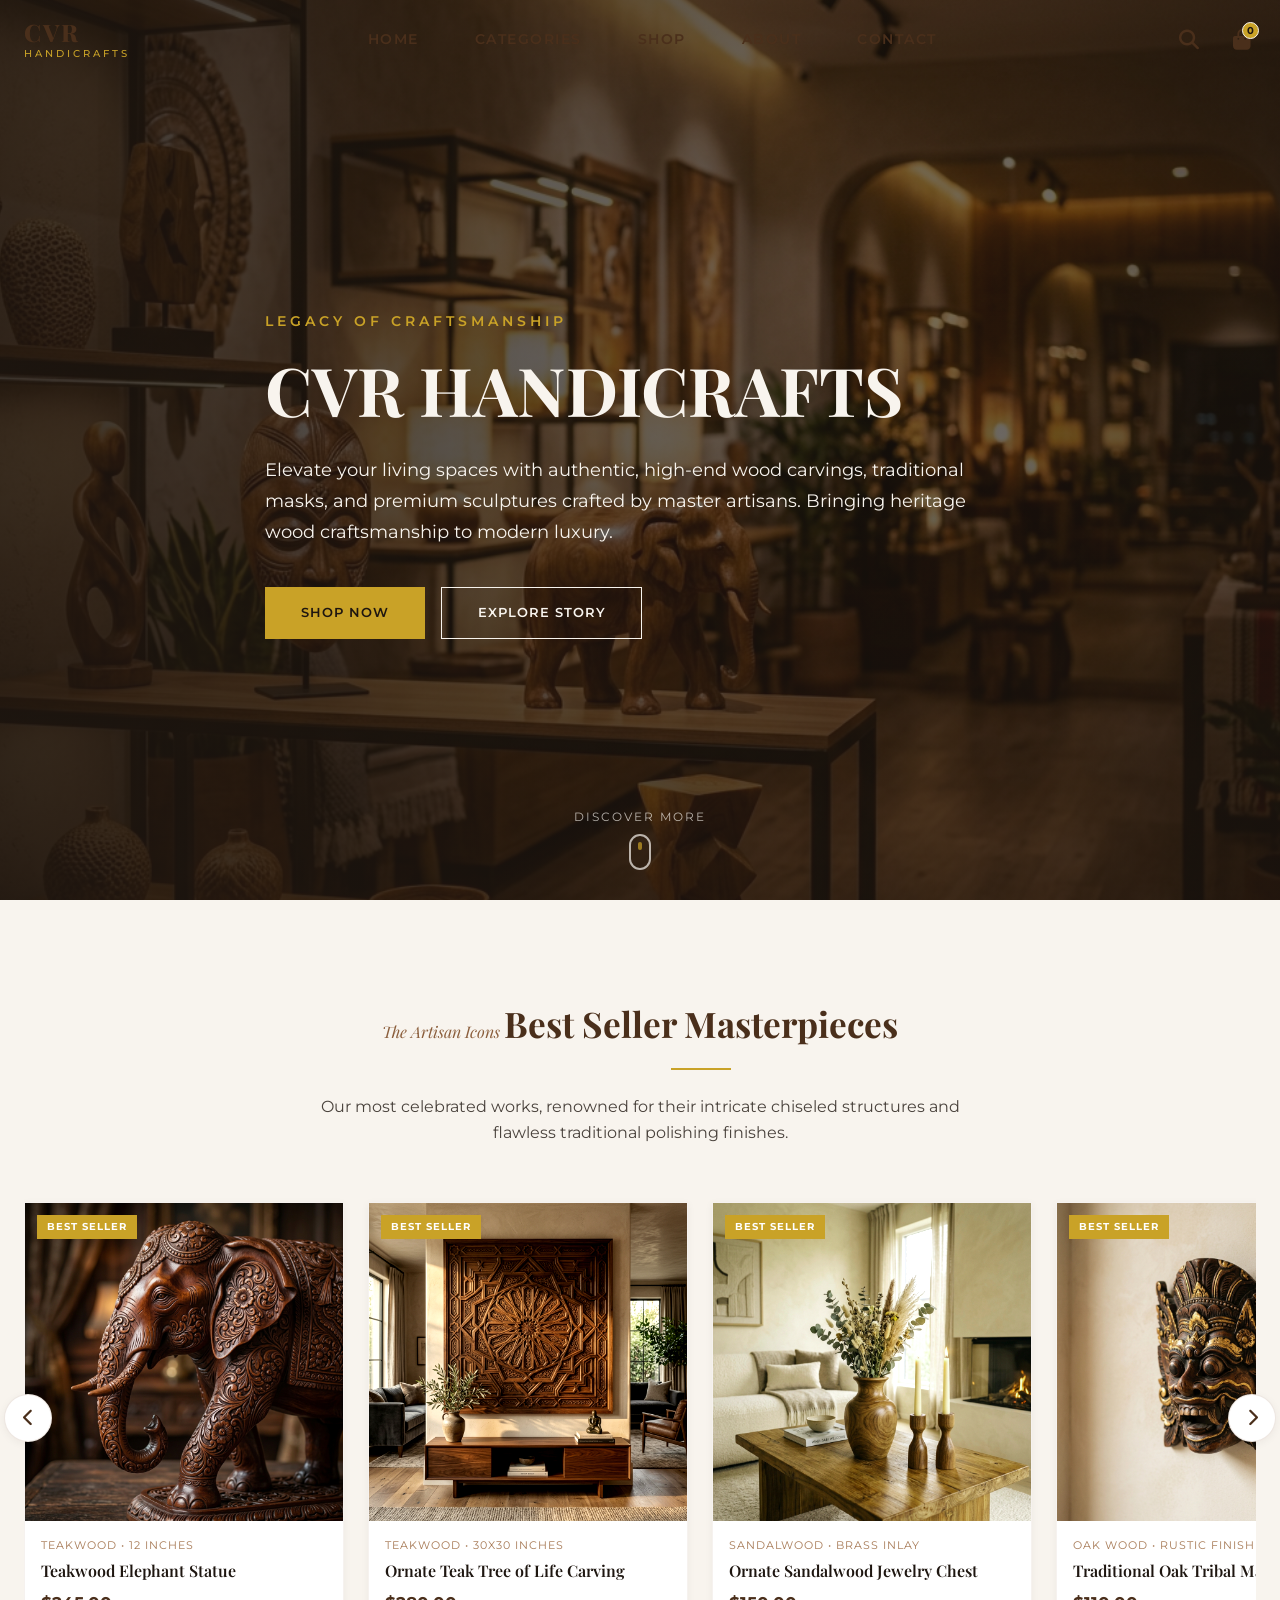
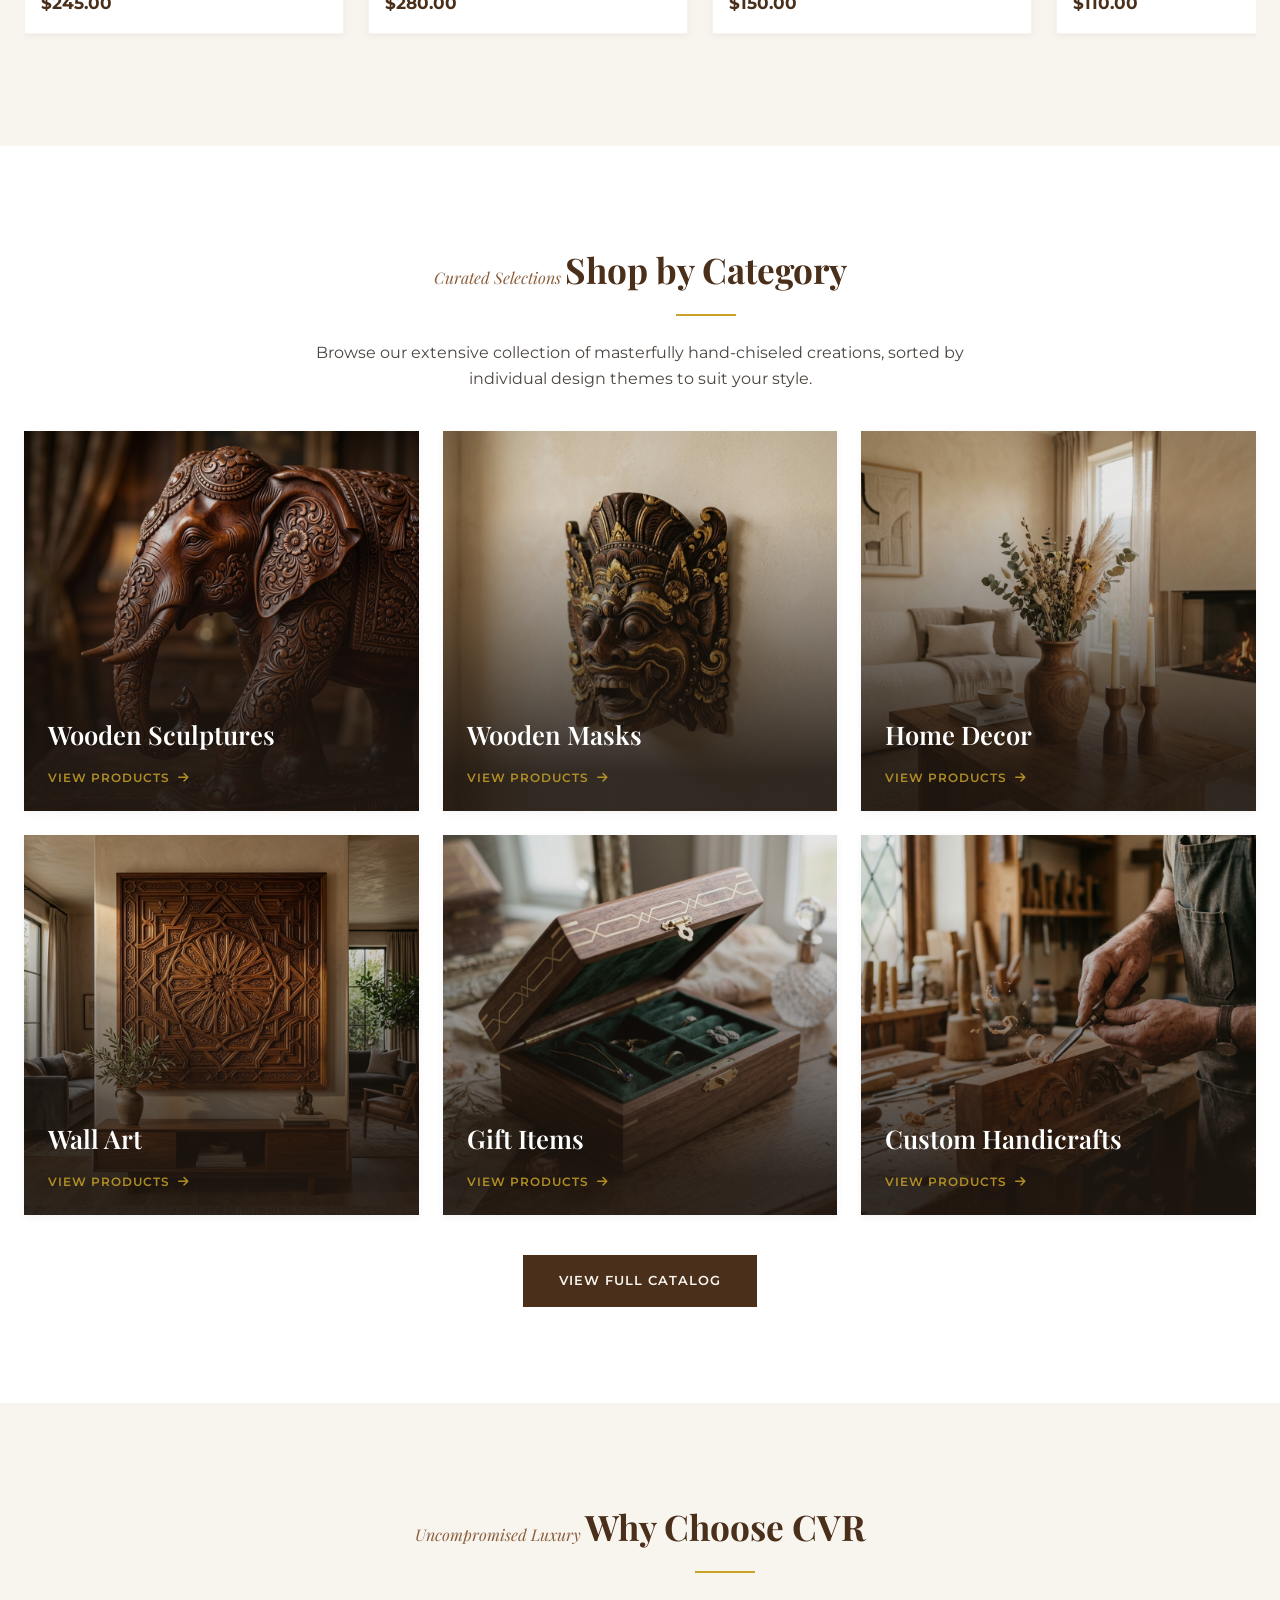
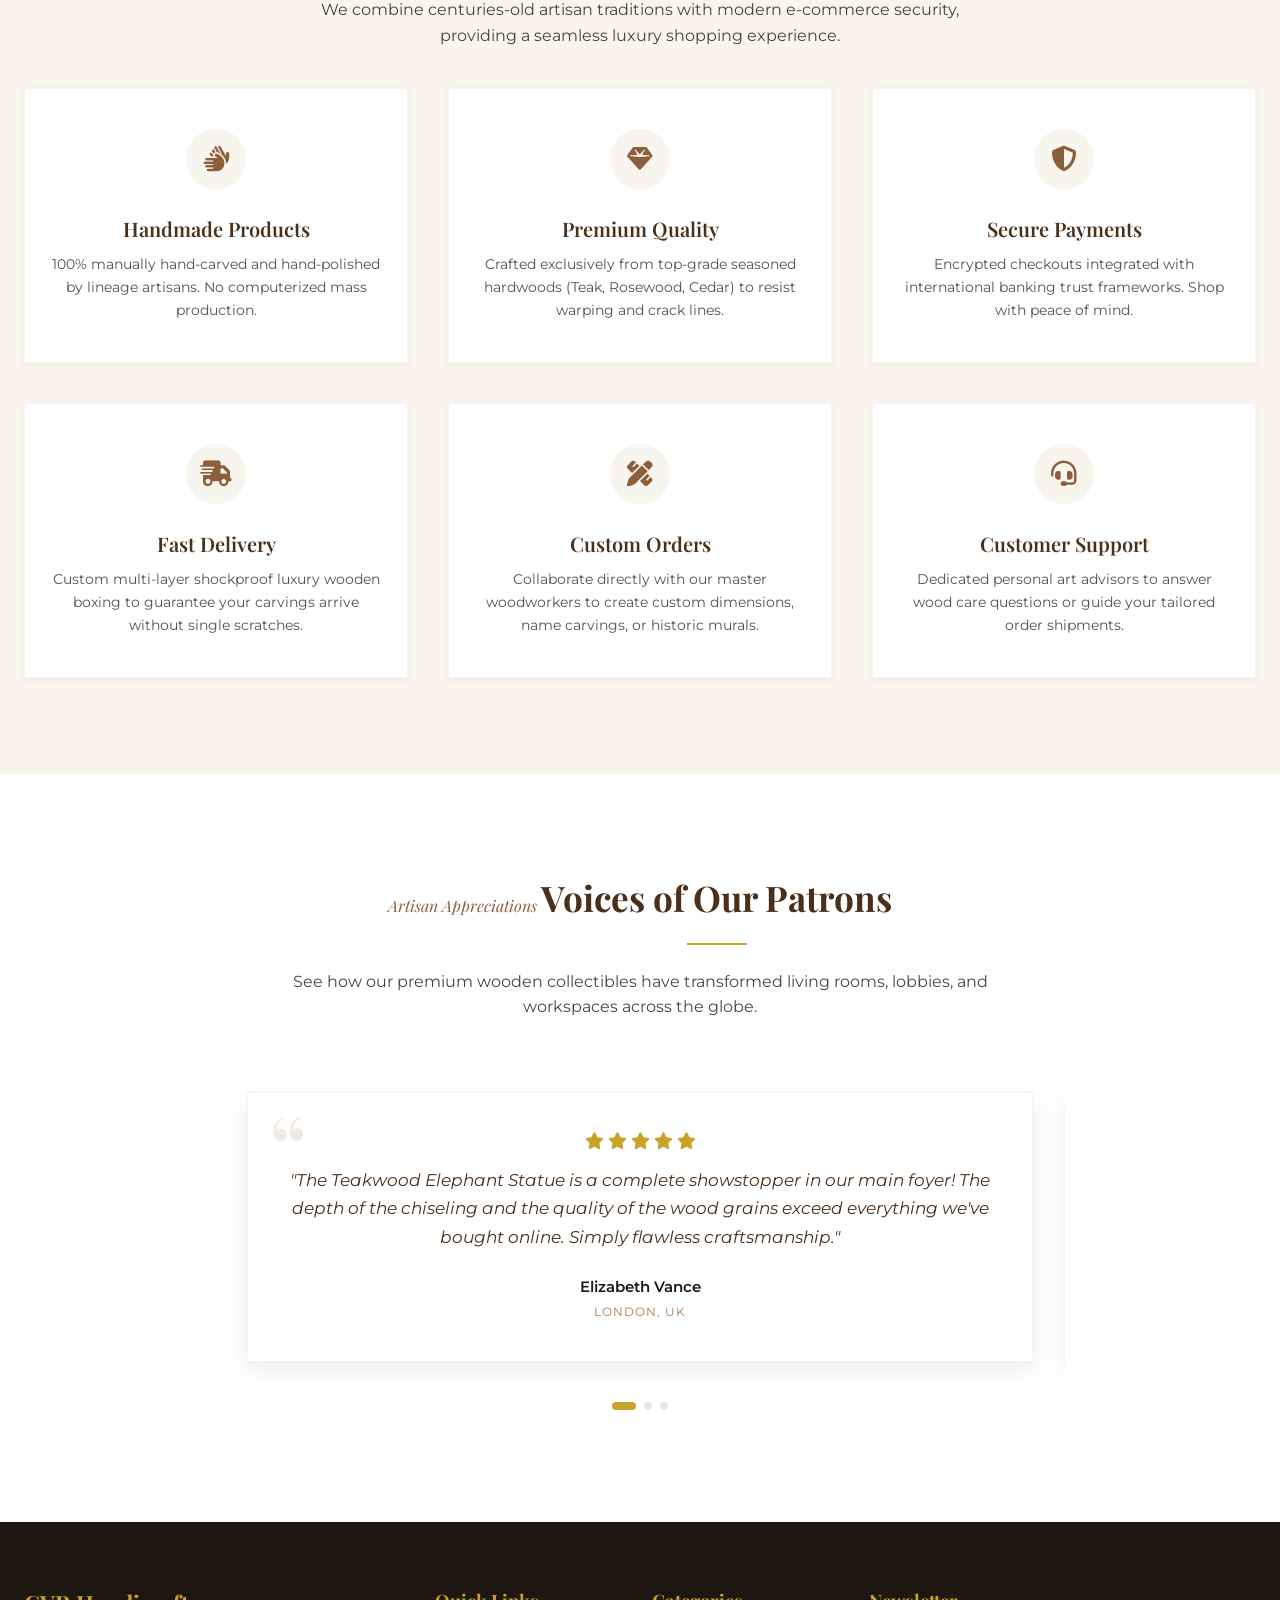
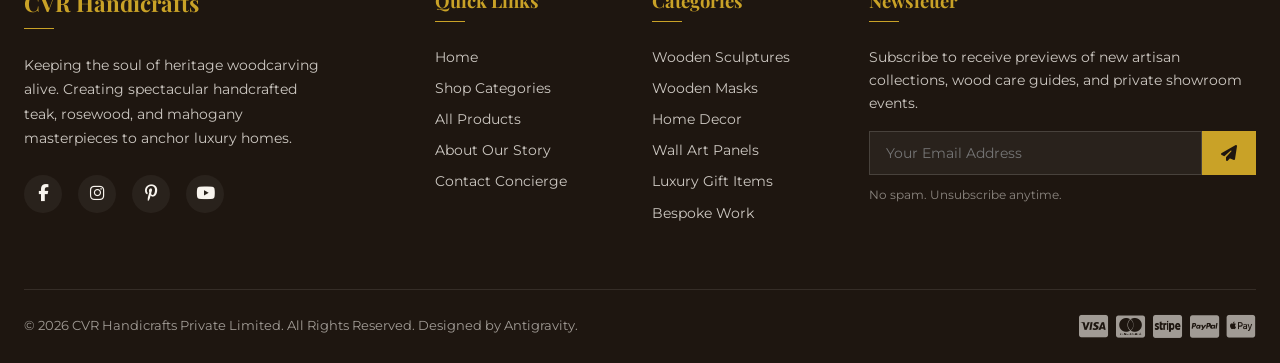
<file: index.html>
<!DOCTYPE html>
<html lang="en">
<head>
    <meta charset="UTF-8">
    <meta name="viewport" content="width=device-width, initial-scale=1.0">
    <title>CVR Handicrafts | Home - Premium Handcrafted Luxury Wooden Art</title>
    
    <!-- SEO Meta Tags -->
    <meta name="description" content="Discover exquisite handcrafted luxury wooden sculptures, traditional masks, premium home decor, and bespoke wood carvings at CVR Handicrafts. 100% authentic artisan quality.">
    <meta name="keywords" content="cvr handicrafts, wooden sculptures, luxury handicrafts, traditional wooden masks, artisan wood decor, custom woodwork, premium wall art, hand-carved gifts">
    <meta name="author" content="CVR Handicrafts">
    
    <!-- FontAwesome for Icons -->
    <link rel="stylesheet" href="https://cdnjs.cloudflare.com/ajax/libs/font-awesome/6.4.0/css/all.min.css" integrity="sha512-iecdLmaskl7CVkqkXNQ/ZH/XLlvWZOJyj7Yy7tcenmpD1ypASozpmT/E0iPtmFIB46ZmdtAc9eNBvH0H/ZpiBw==" crossorigin="anonymous" referrerpolicy="no-referrer" />
    
    <!-- Google Fonts -->
    <link rel="preconnect" href="https://fonts.googleapis.com">
    <link rel="preconnect" href="https://fonts.gstatic.com" crossorigin>
    <link href="https://fonts.googleapis.com/css2?family=Montserrat:ital,wght@0,300;0,400;0,500;0,600;0,700;1,400&family=Playfair+Display:ital,wght@0,400;0,500;0,600;0,700;0,800;1,400&display=swap" rel="stylesheet">
    
    <!-- Custom CSS -->
    <link rel="stylesheet" href="style.css">
</head>
<body>

    <!-- ==========================================
       1. STICKY HEADER & MOBILE NAVIGATION
       ========================================== -->
    <header class="header-wrapper" id="mainHeader">
        <div class="container header-container">
            <!-- Brand Logo -->
            <div class="logo">
                <a href="index.html" aria-label="CVR Handicrafts Logo">
                    <span class="logo-main">CVR</span>
                    <span class="logo-sub">Handicrafts</span>
                </a>
            </div>

            <!-- Main Navigation Links (Desktop) -->
            <nav class="nav-menu" role="navigation" aria-label="Desktop Navigation">
                <a href="index.html" class="nav-link active">Home</a>
                <a href="categories.html" class="nav-link">Categories</a>
                <a href="shop.html" class="nav-link">Shop</a>
                <a href="about.html" class="nav-link">About</a>
                <a href="contact.html" class="nav-link">Contact</a>
            </nav>

            <!-- Actions Panel (Search, Cart, Menu) -->
            <div class="header-actions">
                <!-- Search Button Toggle -->
                <button class="action-icon-btn" id="searchOpenBtn" aria-label="Open Search Searchbar">
                    <i class="fa-solid fa-magnifying-glass"></i>
                </button>
                
                <!-- Shopping Cart Toggle -->
                <button class="action-icon-btn" id="cartOpenBtn" aria-label="Open Shopping Cart">
                    <i class="fa-solid fa-bag-shopping"></i>
                    <span class="cart-count-badge" id="cartCountBadge">0</span>
                </button>
                
                <!-- Mobile Navigation Hamburger -->
                <button class="hamburger-btn" id="mobileMenuToggle" aria-expanded="false" aria-label="Toggle Mobile Navigation Menu">
                    <span></span>
                    <span></span>
                    <span></span>
                </button>
            </div>
        </div>

        <!-- Mobile Navigation Panel -->
        <div class="mobile-nav-panel" id="mobileNavPanel" aria-label="Mobile Navigation Drawer">
            <nav class="mobile-menu">
                <a href="index.html" class="nav-link active" onclick="toggleMobileNav()">Home</a>
                <a href="categories.html" class="nav-link" onclick="toggleMobileNav()">Categories</a>
                <a href="shop.html" class="nav-link" onclick="toggleMobileNav()">Shop</a>
                <a href="about.html" class="nav-link" onclick="toggleMobileNav()">About</a>
                <a href="contact.html" class="nav-link" onclick="toggleMobileNav()">Contact</a>
            </nav>
            <div class="mobile-nav-footer">
                <a href="tel:+918807173498"><i class="fa-solid fa-phone"></i> +91 88071 73498</a>
                <a href="mailto:info@cvrhandicrafts.com"><i class="fa-solid fa-envelope"></i> info@cvrhandicrafts.com</a>
            </div>
        </div>
    </header>

    <!-- ==========================================
       2. HERO SECTION
       ========================================== -->
    <section class="hero-section" id="home">
        <div class="hero-background">
            <img src="assets/hero_bg.png" alt="Luxurious Handicraft Showroom Showcase" fetchpriority="high">
        </div>
        <div class="hero-overlay"></div>
        <div class="container">
            <div class="hero-content">
                <span class="hero-tagline">Legacy of Craftsmanship</span>
                <h1>CVR HANDICRAFTS</h1>
                <p class="hero-subheading">Elevate your living spaces with authentic, high-end wood carvings, traditional masks, and premium sculptures crafted by master artisans. Bringing heritage wood craftsmanship to modern luxury.</p>
                <div class="hero-actions">
                    <a href="shop.html" class="btn btn-gold">Shop Now</a>
                    <a href="about.html" class="btn btn-outline">Explore Story</a>
                </div>
            </div>
        </div>
        
        <!-- Smooth Scroll Mouse Indicator -->
        <a href="#best-sellers" class="scroll-indicator" aria-label="Scroll down to best sellers">
            <span>Discover More</span>
            <div class="scroll-mouse">
                <div class="scroll-wheel"></div>
            </div>
        </a>
    </section>

    <!-- ==========================================
       3. BEST SELLER SECTION (CAROUSEL)
       ========================================== -->
    <section class="section-padding reveal-element" id="best-sellers" style="background-color: var(--color-cream);">
        <div class="container">
            <div class="section-header text-center">
                <span class="italic-sub">The Artisan Icons</span>
                <h2>Best Seller Masterpieces</h2>
                <p>Our most celebrated works, renowned for their intricate chiseled structures and flawless traditional polishing finishes.</p>
            </div>

            <div class="bestseller-carousel-wrapper">
                <!-- Navigation Arrows -->
                <button class="carousel-btn carousel-btn-prev" id="carouselPrev" aria-label="Previous slide"><i class="fa-solid fa-chevron-left"></i></button>
                <button class="carousel-btn carousel-btn-next" id="carouselNext" aria-label="Next slide"><i class="fa-solid fa-chevron-right"></i></button>
                
                <div class="bestseller-carousel-container" id="carouselContainer">
                    
                    <!-- Best Seller 1 -->
                    <div class="product-card">
                        <span class="product-badge product-badge-bestseller">Best Seller</span>
                        <div class="product-card-image">
                            <img src="assets/cat_sculptures.png" alt="Teakwood Elephant Statue" loading="lazy">
                            <div class="product-actions-overlay">
                                <button class="product-action-btn quick-view-trigger" 
                                        data-id="sculp-1"
                                        data-name="Teakwood Elephant Statue" 
                                        data-price="245.00" 
                                        data-image="assets/cat_sculptures.png" 
                                        data-wood="Premium Teakwood"
                                        data-artisan="Master Devappa Acharya"
                                        data-description="An incredibly detailed sculpture of an imperial elephant carved from a single block of premium aged teakwood. Features ornate traditional saddle reliefs, fine trunk folds, and polished gold mahogany finish."
                                        aria-label="Quick view Teakwood Elephant Statue"><i class="fa-regular fa-eye"></i></button>
                                <button class="product-action-btn add-to-cart-btn" 
                                        data-id="sculp-1" 
                                        data-name="Teakwood Elephant Statue" 
                                        data-price="245.00" 
                                        data-image="assets/cat_sculptures.png"
                                        aria-label="Add Teakwood Elephant Statue to cart"><i class="fa-solid fa-cart-plus"></i></button>
                            </div>
                        </div>
                        <div class="product-info">
                            <span class="product-meta">Teakwood • 12 Inches</span>
                            <h4 class="product-title">Teakwood Elephant Statue</h4>
                            <span class="product-price">$245.00</span>
                        </div>
                    </div>

                    <!-- Best Seller 2 -->
                    <div class="product-card">
                        <span class="product-badge product-badge-bestseller">Best Seller</span>
                        <div class="product-card-image">
                            <img src="assets/cat_wall_art.png" alt="Ornate Teak Tree of Life Carving" loading="lazy" style="filter: sepia(0.2) contrast(1.15);">
                            <div class="product-actions-overlay">
                                <button class="product-action-btn quick-view-trigger" 
                                        data-id="wall-2"
                                        data-name="Ornate Teak Tree of Life Carving" 
                                        data-price="280.00" 
                                        data-image="assets/cat_wall_art.png" 
                                        data-wood="Burmese Teakwood"
                                        data-artisan="Master Devappa Acharya"
                                        data-description="Representing connection and balance, this masterwork captures intricate leaves and roots carved with depth layers from massive teak slab."
                                        aria-label="Quick view Ornate Teak Tree of Life Carving"><i class="fa-regular fa-eye"></i></button>
                                <button class="product-action-btn add-to-cart-btn" 
                                        data-id="wall-2" 
                                        data-name="Ornate Teak Tree of Life Carving" 
                                        data-price="280.00" 
                                        data-image="assets/cat_wall_art.png"
                                        aria-label="Add Ornate Teak Tree of Life Carving to cart"><i class="fa-solid fa-cart-plus"></i></button>
                            </div>
                        </div>
                        <div class="product-info">
                            <span class="product-meta">Teakwood • 30x30 Inches</span>
                            <h4 class="product-title">Ornate Teak Tree of Life Carving</h4>
                            <span class="product-price">$280.00</span>
                        </div>
                    </div>

                    <!-- Best Seller 3 -->
                    <div class="product-card">
                        <span class="product-badge product-badge-bestseller">Best Seller</span>
                        <div class="product-card-image">
                            <img src="assets/cat_decor.png" alt="Ornate Sandalwood Jewelry Chest" loading="lazy" style="filter: brightness(1.1) hue-rotate(15deg);">
                            <div class="product-actions-overlay">
                                <button class="product-action-btn quick-view-trigger" 
                                        data-id="dec-3"
                                        data-name="Ornate Sandalwood Jewelry Chest" 
                                        data-price="150.00" 
                                        data-image="assets/cat_decor.png" 
                                        data-wood="East Indian Sandalwood"
                                        data-artisan="Artisan Ramanujam G."
                                        data-description="Exuding a mild natural fragrance, this beautiful chest features brass-pinned corners, velvet-lined drawers, and intricate lotus blossom engravings."
                                        aria-label="Quick view Ornate Sandalwood Jewelry Chest"><i class="fa-regular fa-eye"></i></button>
                                <button class="product-action-btn add-to-cart-btn" 
                                        data-id="dec-3" 
                                        data-name="Ornate Sandalwood Jewelry Chest" 
                                        data-price="150.00" 
                                        data-image="assets/cat_decor.png"
                                        aria-label="Add Ornate Sandalwood Jewelry Chest to cart"><i class="fa-solid fa-cart-plus"></i></button>
                            </div>
                        </div>
                        <div class="product-info">
                            <span class="product-meta">Sandalwood • Brass Inlay</span>
                            <h4 class="product-title">Ornate Sandalwood Jewelry Chest</h4>
                            <span class="product-price">$150.00</span>
                        </div>
                    </div>

                    <!-- Best Seller 4 -->
                    <div class="product-card">
                        <span class="product-badge product-badge-bestseller">Best Seller</span>
                        <div class="product-card-image">
                            <img src="assets/cat_masks.png" alt="Traditional Tribal Mask" loading="lazy">
                            <div class="product-actions-overlay">
                                <button class="product-action-btn quick-view-trigger" 
                                        data-id="mask-1"
                                        data-name="Traditional Oak Tribal Mask" 
                                        data-price="110.00" 
                                        data-image="assets/cat_masks.png" 
                                        data-wood="Red Oak Wood"
                                        data-artisan="Master Carver Balaji Naik"
                                        data-description="Inspired by historic folklore art, this tribal mask is carefully hand-carved, utilizing organic natural pigments, offering a captivating rustic edge to modern walls."
                                        aria-label="Quick view Traditional Oak Tribal Mask"><i class="fa-regular fa-eye"></i></button>
                                <button class="product-action-btn add-to-cart-btn" 
                                        data-id="mask-1" 
                                        data-name="Traditional Oak Tribal Mask" 
                                        data-price="110.00" 
                                        data-image="assets/cat_masks.png"
                                        aria-label="Add Traditional Oak Tribal Mask to cart"><i class="fa-solid fa-cart-plus"></i></button>
                            </div>
                        </div>
                        <div class="product-info">
                            <span class="product-meta">Oak Wood • Rustic Finish</span>
                            <h4 class="product-title">Traditional Oak Tribal Mask</h4>
                            <span class="product-price">$110.00</span>
                        </div>
                    </div>

                </div>
            </div>
            
        </div>
    </section>

    <!-- ==========================================
       3. SHOP CATEGORIES SECTION
       ========================================== -->
    <section class="section-padding reveal-element" id="categories" style="background-color: var(--color-white);">
        <div class="container">
            <div class="section-header text-center">
                <span class="italic-sub">Curated Selections</span>
                <h2>Shop by Category</h2>
                <p>Browse our extensive collection of masterfully hand-chiseled creations, sorted by individual design themes to suit your style.</p>
            </div>

            <div class="categories-grid">
                <!-- Category 1: Wooden Sculptures -->
                <div class="category-card">
                    <div class="category-card-bg">
                        <img src="assets/cat_sculptures.png" alt="Luxurious hand-carved wooden sculptures" loading="lazy">
                    </div>
                    <div class="category-card-overlay"></div>
                    <div class="category-card-content">
                        <h3>Wooden Sculptures</h3>
                        <a href="shop.html#sculptures-section" class="btn-category">View Products <i class="fa-solid fa-arrow-right"></i></a>
                    </div>
                </div>

                <!-- Category 2: Wooden Masks -->
                <div class="category-card">
                    <div class="category-card-bg">
                        <img src="assets/cat_masks.png" alt="Traditional carved wooden masks" loading="lazy">
                    </div>
                    <div class="category-card-overlay"></div>
                    <div class="category-card-content">
                        <h3>Wooden Masks</h3>
                        <a href="shop.html#masks-section" class="btn-category">View Products <i class="fa-solid fa-arrow-right"></i></a>
                    </div>
                </div>

                <!-- Category 3: Home Decor -->
                <div class="category-card">
                    <div class="category-card-bg">
                        <img src="assets/cat_decor.png" alt="Handcrafted wooden home decor items" loading="lazy">
                    </div>
                    <div class="category-card-overlay"></div>
                    <div class="category-card-content">
                        <h3>Home Decor</h3>
                        <a href="shop.html#decor-section" class="btn-category">View Products <i class="fa-solid fa-arrow-right"></i></a>
                    </div>
                </div>

                <!-- Category 4: Wall Art -->
                <div class="category-card">
                    <div class="category-card-bg">
                        <img src="assets/cat_wall_art.png" alt="Bespoke geometric wood carved wall art panels" loading="lazy">
                    </div>
                    <div class="category-card-overlay"></div>
                    <div class="category-card-content">
                        <h3>Wall Art</h3>
                        <a href="shop.html#wallart-section" class="btn-category">View Products <i class="fa-solid fa-arrow-right"></i></a>
                    </div>
                </div>

                <!-- Category 5: Gift Items -->
                <div class="category-card">
                    <div class="category-card-bg">
                        <img src="assets/cat_gift.png" alt="Premium handcrafted wood gifting items" loading="lazy">
                    </div>
                    <div class="category-card-overlay"></div>
                    <div class="category-card-content">
                        <h3>Gift Items</h3>
                        <a href="shop.html#gifts-section" class="btn-category">View Products <i class="fa-solid fa-arrow-right"></i></a>
                    </div>
                </div>

                <!-- Category 6: Custom Handicrafts -->
                <div class="category-card">
                    <div class="category-card-bg">
                        <img src="assets/cat_custom.png" alt="Artisan hand-carving custom designs in wood workshop" loading="lazy">
                    </div>
                    <div class="category-card-overlay"></div>
                    <div class="category-card-content">
                        <h3>Custom Handicrafts</h3>
                        <a href="shop.html#custom-section" class="btn-category">View Products <i class="fa-solid fa-arrow-right"></i></a>
                    </div>
                </div>
            </div>

            <div class="text-center" style="margin-top: var(--spacing-lg);">
                <a href="shop.html" class="btn btn-primary">View Full Catalog</a>
            </div>
        </div>
    </section>

    <!-- ==========================================
       4. WHY CHOOSE US
       ========================================== -->
    <section class="section-padding reveal-element" style="background-color: var(--color-cream);">
        <div class="container">
            <div class="section-header text-center">
                <span class="italic-sub">Uncompromised Luxury</span>
                <h2>Why Choose CVR</h2>
                <p>We combine centuries-old artisan traditions with modern e-commerce security, providing a seamless luxury shopping experience.</p>
            </div>

            <div class="features-grid">
                <!-- Feature 1: Handmade -->
                <div class="feature-card">
                    <div class="feature-icon-wrapper"><i class="fa-solid fa-hands"></i></div>
                    <h3>Handmade Products</h3>
                    <p>100% manually hand-carved and hand-polished by lineage artisans. No computerized mass production.</p>
                </div>

                <!-- Feature 2: Premium Quality -->
                <div class="feature-card">
                    <div class="feature-icon-wrapper"><i class="fa-solid fa-gem"></i></div>
                    <h3>Premium Quality</h3>
                    <p>Crafted exclusively from top-grade seasoned hardwoods (Teak, Rosewood, Cedar) to resist warping and crack lines.</p>
                </div>

                <!-- Feature 3: Secure Payments -->
                <div class="feature-card">
                    <div class="feature-icon-wrapper"><i class="fa-solid fa-shield-halved"></i></div>
                    <h3>Secure Payments</h3>
                    <p>Encrypted checkouts integrated with international banking trust frameworks. Shop with peace of mind.</p>
                </div>

                <!-- Feature 4: Fast Delivery -->
                <div class="feature-card">
                    <div class="feature-icon-wrapper"><i class="fa-solid fa-truck-fast"></i></div>
                    <h3>Fast Delivery</h3>
                    <p>Custom multi-layer shockproof luxury wooden boxing to guarantee your carvings arrive without single scratches.</p>
                </div>

                <!-- Feature 5: Custom Orders -->
                <div class="feature-card">
                    <div class="feature-icon-wrapper"><i class="fa-solid fa-pen-ruler"></i></div>
                    <h3>Custom Orders</h3>
                    <p>Collaborate directly with our master woodworkers to create custom dimensions, name carvings, or historic murals.</p>
                </div>

                <!-- Feature 6: Customer Support -->
                <div class="feature-card">
                    <div class="feature-icon-wrapper"><i class="fa-solid fa-headset"></i></div>
                    <h3>Customer Support</h3>
                    <p>Dedicated personal art advisors to answer wood care questions or guide your tailored order shipments.</p>
                </div>
            </div>
        </div>
    </section>

    <!-- ==========================================
       5. CUSTOMER REVIEWS (SLIDER)
       ========================================== -->
    <section class="section-padding reveal-element" style="background-color: var(--color-white);">
        <div class="container">
            <div class="section-header text-center">
                <span class="italic-sub">Artisan Appreciations</span>
                <h2>Voices of Our Patrons</h2>
                <p>See how our premium wooden collectibles have transformed living rooms, lobbies, and workspaces across the globe.</p>
            </div>

            <div class="reviews-slider-wrapper">
                <div class="reviews-slides-container" id="reviewsContainer">
                    
                    <!-- Slide 1 -->
                    <div class="review-slide">
                        <div class="review-card">
                            <div class="star-rating" aria-label="5 out of 5 stars">
                                <i class="fa-solid fa-star"></i><i class="fa-solid fa-star"></i><i class="fa-solid fa-star"></i><i class="fa-solid fa-star"></i><i class="fa-solid fa-star"></i>
                            </div>
                            <blockquote class="review-text">
                                "The Teakwood Elephant Statue is a complete showstopper in our main foyer! The depth of the chiseling and the quality of the wood grains exceed everything we've bought online. Simply flawless craftsmanship."
                            </blockquote>
                            <div class="review-user-info">
                                <span class="review-user-name">Elizabeth Vance</span>
                                <span class="review-user-location">London, UK</span>
                            </div>
                        </div>
                    </div>

                    <!-- Slide 2 -->
                    <div class="review-slide">
                        <div class="review-card">
                            <div class="star-rating" aria-label="5 out of 5 stars">
                                <i class="fa-solid fa-star"></i><i class="fa-solid fa-star"></i><i class="fa-solid fa-star"></i><i class="fa-solid fa-star"></i><i class="fa-solid fa-star"></i>
                            </div>
                            <blockquote class="review-text">
                                "Outstanding corporate gift pieces. We ordered a customized batch of 50 Mahogany desk organizers and name plaques for our annual executives meet. Every recipient was absolutely stunned by the rich finish."
                            </blockquote>
                            <div class="review-user-info">
                                <span class="review-user-name">Rohan Malhotra</span>
                                <span class="review-user-location">Mumbai, India</span>
                            </div>
                        </div>
                    </div>

                    <!-- Slide 3 -->
                    <div class="review-slide">
                        <div class="review-card">
                            <div class="star-rating" aria-label="5 out of 5 stars">
                                <i class="fa-solid fa-star"></i><i class="fa-solid fa-star"></i><i class="fa-solid fa-star"></i><i class="fa-solid fa-star"></i><i class="fa-solid fa-star"></i>
                            </div>
                            <blockquote class="review-text">
                                "The Traditional Oak Tribal Mask adds a gorgeous cultural focus to our dining room wall. I appreciate that CVR Handicrafts preserves traditional heritage woodcarving. Extremely fast, safe delivery!"
                            </blockquote>
                            <div class="review-user-info">
                                <span class="review-user-name">Clara Dubois</span>
                                <span class="review-user-location">Paris, France</span>
                            </div>
                        </div>
                    </div>

                </div>

                <!-- Slider Navigation Dots -->
                <div class="slider-dots" id="reviewsDots">
                    <button class="slider-dot active" aria-label="Go to review slide 1"></button>
                    <button class="slider-dot" aria-label="Go to review slide 2"></button>
                    <button class="slider-dot" aria-label="Go to review slide 3"></button>
                </div>
            </div>
        </div>
    </section>

    <!-- ==========================================
       6. FOOTER & NEWSLETTER
       ========================================== -->
    <footer class="footer-wrapper">
        <div class="container">
            <div class="footer-grid">
                
                <!-- About Col -->
                <div class="footer-col footer-col-about">
                    <h4 style="font-size: 1.4rem;">CVR Handicrafts</h4>
                    <p style="margin-top: 15px;">Keeping the soul of heritage woodcarving alive. Creating spectacular handcrafted teak, rosewood, and mahogany masterpieces to anchor luxury homes.</p>
                    <div class="footer-social-icons">
                        <a href="https://facebook.com" class="social-icon-link" aria-label="Facebook"><i class="fa-brands fa-facebook-f"></i></a>
                        <a href="https://instagram.com" class="social-icon-link" aria-label="Instagram"><i class="fa-brands fa-instagram"></i></a>
                        <a href="https://pinterest.com" class="social-icon-link" aria-label="Pinterest"><i class="fa-brands fa-pinterest-p"></i></a>
                        <a href="https://youtube.com" class="social-icon-link" aria-label="YouTube"><i class="fa-brands fa-youtube"></i></a>
                    </div>
                </div>

                <!-- Sitemap Col -->
                <div class="footer-col">
                    <h4>Quick Links</h4>
                    <ul class="footer-links-list" style="margin-top: 15px;">
                        <li><a href="index.html">Home</a></li>
                        <li><a href="categories.html">Shop Categories</a></li>
                        <li><a href="shop.html">All Products</a></li>
                        <li><a href="about.html">About Our Story</a></li>
                        <li><a href="contact.html">Contact Concierge</a></li>
                    </ul>
                </div>

                <!-- Categories Col -->
                <div class="footer-col">
                    <h4>Categories</h4>
                    <ul class="footer-links-list" style="margin-top: 15px;">
                        <li><a href="shop.html#sculptures-section">Wooden Sculptures</a></li>
                        <li><a href="shop.html#masks-section">Wooden Masks</a></li>
                        <li><a href="shop.html#decor-section">Home Decor</a></li>
                        <li><a href="shop.html#wallart-section">Wall Art Panels</a></li>
                        <li><a href="shop.html#gifts-section">Luxury Gift Items</a></li>
                        <li><a href="shop.html#custom-section">Bespoke Work</a></li>
                    </ul>
                </div>

                <!-- Newsletter Col -->
                <div class="footer-col footer-col-newsletter">
                    <h4>Newsletter</h4>
                    <p style="margin-top: 15px;">Subscribe to receive previews of new artisan collections, wood care guides, and private showroom events.</p>
                    <div class="form-status-message" id="newsletterFormStatus" style="padding: 6px; font-size: 0.8rem;"></div>
                    <form class="newsletter-form" id="newsletterForm">
                        <input type="email" class="newsletter-input" placeholder="Your Email Address" aria-label="Newsletter email field" required>
                        <button type="submit" class="newsletter-submit-btn" aria-label="Subscribe to newsletter"><i class="fa-solid fa-paper-plane"></i></button>
                    </form>
                    <span style="font-size: 0.75rem; opacity: 0.5;">No spam. Unsubscribe anytime.</span>
                </div>

            </div>

            <!-- Footer Bottom -->
            <div class="footer-bottom">
                <p>&copy; 2026 CVR Handicrafts Private Limited. All Rights Reserved. Designed by Antigravity.</p>
                <div class="payment-gateways" aria-label="Supported Secure Payments">
                    <i class="fa-brands fa-cc-visa"></i>
                    <i class="fa-brands fa-cc-mastercard"></i>
                    <i class="fa-brands fa-cc-stripe"></i>
                    <i class="fa-brands fa-cc-paypal"></i>
                    <i class="fa-brands fa-cc-apple-pay"></i>
                </div>
            </div>
        </div>
    </footer>

    <!-- ==========================================
       ACTIVE CART DRAWER (SLIDING PANEL)
       ========================================== -->
    <div class="cart-drawer-backdrop" id="cartDrawerBackdrop"></div>
    <div class="cart-drawer" id="cartDrawer" role="dialog" aria-modal="true" aria-label="Shopping Cart Drawer">
        <div class="cart-drawer-header">
            <h3>Shopping Bag</h3>
            <button class="cart-close-btn" id="cartCloseBtn" aria-label="Close Shopping Cart">&times;</button>
        </div>
        <div class="cart-items-container" id="cartItemsContainer">
            <div class="cart-empty-message">
                <i class="fa-solid fa-basket-shopping"></i>
                <p>Your luxury shopping bag is currently empty.</p>
                <a href="shop.html" class="btn btn-gold btn-sm">Explore Shop</a>
            </div>
        </div>
        <div class="cart-drawer-footer">
            <div class="cart-summary-line">
                <span>Subtotal:</span>
                <span id="cartSubtotal">$0.00</span>
            </div>
            <div class="cart-summary-line">
                <span>Safe shipping packaging:</span>
                <span class="gold-text">Complimentary</span>
            </div>
            <div class="cart-summary-line cart-summary-line-total">
                <span>Total:</span>
                <span id="cartTotal">$0.00</span>
            </div>
            <button class="btn btn-primary cart-checkout-btn" id="checkoutBtn">Proceed To Checkout</button>
        </div>
    </div>

    <!-- ==========================================
       SEARCH OVERLAY MODAL
       ========================================== -->
    <div class="search-overlay-modal" id="searchOverlayModal" role="dialog" aria-modal="true" aria-label="Product Search Modal">
        <button class="search-overlay-close" id="searchCloseBtn" aria-label="Close Search Overlay">&times;</button>
        <div class="search-overlay-container">
            <div class="search-input-wrapper">
                <input type="text" class="search-input-field" id="searchInputField" placeholder="Search the collections..." aria-label="Search field">
                <i class="fa-solid fa-magnifying-glass search-input-icon"></i>
            </div>
            <div>
                <span class="search-results-label">Matching Products</span>
                <div class="search-results-grid" id="searchResultsGrid"></div>
            </div>
        </div>
    </div>

    <!-- ==========================================
       QUICK VIEW MODAL
       ========================================== -->
    <div class="quickview-backdrop" id="quickViewBackdrop">
        <div class="quickview-modal" role="dialog" aria-modal="true" aria-label="Product Quick View Dialog">
            <button class="quickview-close-btn" id="quickViewCloseBtn" aria-label="Close Quick View dialog">&times;</button>
            <div class="quickview-grid">
                <div class="quickview-image-panel">
                    <img src="assets/cat_sculptures.png" id="qvProductImage" alt="Product Quick View Preview">
                </div>
                <div class="quickview-info-panel">
                    <span class="quickview-meta" id="qvProductWood">Premium Teakwood</span>
                    <h3 class="quickview-title" id="qvProductTitle">Teakwood Elephant Statue</h3>
                    <div class="quickview-price" id="qvProductPrice">$245.00</div>
                    <p class="quickview-desc" id="qvProductDescription">An incredibly detailed sculpture of an imperial elephant carved from a single block of premium aged teakwood. Features ornate traditional saddle reliefs, fine trunk folds, and polished gold mahogany finish.</p>
                    <div class="quickview-details-meta">
                        <span><strong>Carver Artisan:</strong> <span id="qvProductArtisan">Master Devappa Acharya</span></span>
                        <span><strong>Packaging:</strong> Custom Multi-layer Shockproof Box</span>
                        <span><strong>Shipping Guarantee:</strong> 100% Transit Safe Insured</span>
                    </div>
                    <div class="quickview-add-action">
                        <div class="quickview-qty-select">
                            <button class="quickview-qty-btn" id="qvQtyDec" aria-label="Decrease quantity">-</button>
                            <span class="quickview-qty-val" id="qvQtyVal">1</span>
                            <button class="quickview-qty-btn" id="qvQtyInc" aria-label="Increase quantity">+</button>
                        </div>
                        <button class="btn btn-primary" id="qvAddToCartBtn">Add to Bag</button>
                    </div>
                </div>
            </div>
        </div>
    </div>

    <!-- Core Script -->
    <script src="script.js"></script>
</body>
</html>
</file>
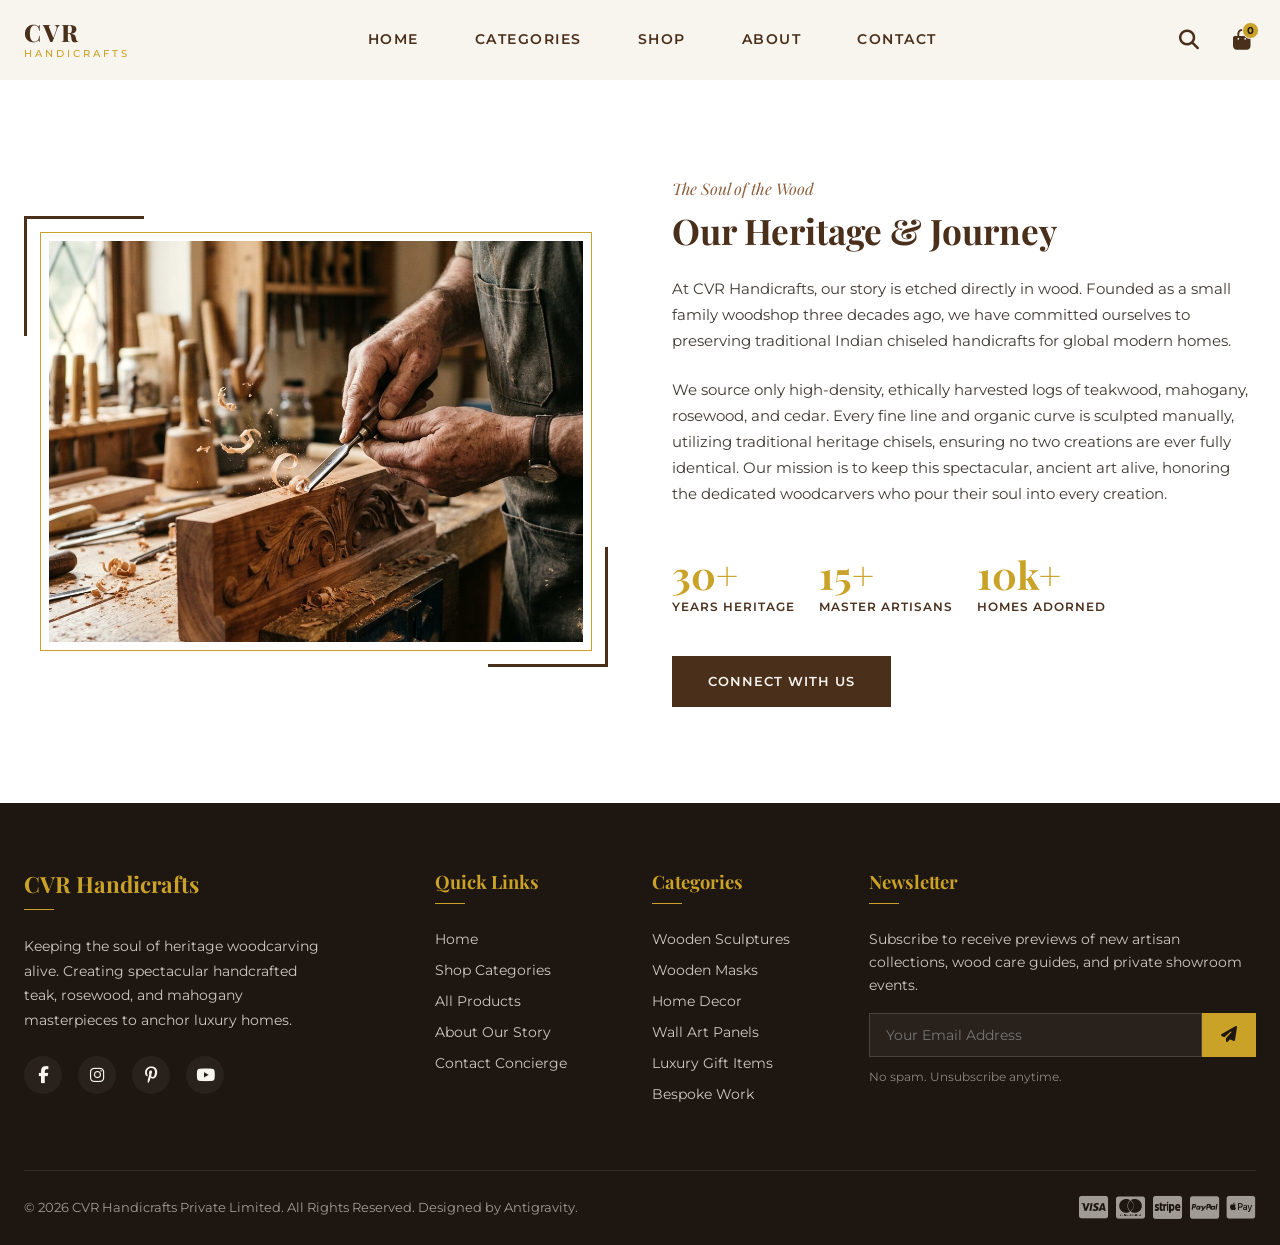
<file: about.html>
<!DOCTYPE html>
<html lang="en">
<head>
    <meta charset="UTF-8">
    <meta name="viewport" content="width=device-width, initial-scale=1.0">
    <title>CVR Handicrafts | About - Our Heritage & Artistry</title>
    
    <!-- SEO Meta Tags -->
    <meta name="description" content="Discover exquisite handcrafted luxury wooden sculptures, traditional masks, premium home decor, and bespoke wood carvings at CVR Handicrafts. 100% authentic artisan quality.">
    <meta name="keywords" content="cvr handicrafts, wooden sculptures, luxury handicrafts, traditional wooden masks, artisan wood decor, custom woodwork, premium wall art, hand-carved gifts">
    <meta name="author" content="CVR Handicrafts">
    
    <!-- FontAwesome for Icons -->
    <link rel="stylesheet" href="https://cdnjs.cloudflare.com/ajax/libs/font-awesome/6.4.0/css/all.min.css" integrity="sha512-iecdLmaskl7CVkqkXNQ/ZH/XLlvWZOJyj7Yy7tcenmpD1ypASozpmT/E0iPtmFIB46ZmdtAc9eNBvH0H/ZpiBw==" crossorigin="anonymous" referrerpolicy="no-referrer" />
    
    <!-- Google Fonts -->
    <link rel="preconnect" href="https://fonts.googleapis.com">
    <link rel="preconnect" href="https://fonts.gstatic.com" crossorigin>
    <link href="https://fonts.googleapis.com/css2?family=Montserrat:ital,wght@0,300;0,400;0,500;0,600;0,700;1,400&family=Playfair+Display:ital,wght@0,400;0,500;0,600;0,700;0,800;1,400&display=swap" rel="stylesheet">
    
    <!-- Custom CSS -->
    <link rel="stylesheet" href="style.css">
</head>
<body>

    <!-- ==========================================
       1. STICKY HEADER & MOBILE NAVIGATION
       ========================================== -->
    <header class="header-wrapper" id="mainHeader">
        <div class="container header-container">
            <!-- Brand Logo -->
            <div class="logo">
                <a href="index.html" aria-label="CVR Handicrafts Logo">
                    <span class="logo-main">CVR</span>
                    <span class="logo-sub">Handicrafts</span>
                </a>
            </div>

            <!-- Main Navigation Links (Desktop) -->
            <nav class="nav-menu" role="navigation" aria-label="Desktop Navigation">
                <a href="index.html" class="nav-link">Home</a>
                <a href="categories.html" class="nav-link">Categories</a>
                <a href="shop.html" class="nav-link">Shop</a>
                <a href="about.html" class="nav-link active">About</a>
                <a href="contact.html" class="nav-link">Contact</a>
            </nav>

            <!-- Actions Panel (Search, Cart, Menu) -->
            <div class="header-actions">
                <!-- Search Button Toggle -->
                <button class="action-icon-btn" id="searchOpenBtn" aria-label="Open Search Searchbar">
                    <i class="fa-solid fa-magnifying-glass"></i>
                </button>
                
                <!-- Shopping Cart Toggle -->
                <button class="action-icon-btn" id="cartOpenBtn" aria-label="Open Shopping Cart">
                    <i class="fa-solid fa-bag-shopping"></i>
                    <span class="cart-count-badge" id="cartCountBadge">0</span>
                </button>
                
                <!-- Mobile Navigation Hamburger -->
                <button class="hamburger-btn" id="mobileMenuToggle" aria-expanded="false" aria-label="Toggle Mobile Navigation Menu">
                    <span></span>
                    <span></span>
                    <span></span>
                </button>
            </div>
        </div>

        <!-- Mobile Navigation Panel -->
        <div class="mobile-nav-panel" id="mobileNavPanel" aria-label="Mobile Navigation Drawer">
            <nav class="mobile-menu">
                <a href="index.html" class="nav-link" onclick="toggleMobileNav()">Home</a>
                <a href="categories.html" class="nav-link" onclick="toggleMobileNav()">Categories</a>
                <a href="shop.html" class="nav-link" onclick="toggleMobileNav()">Shop</a>
                <a href="about.html" class="nav-link active" onclick="toggleMobileNav()">About</a>
                <a href="contact.html" class="nav-link" onclick="toggleMobileNav()">Contact</a>
            </nav>
            <div class="mobile-nav-footer">
                <a href="tel:+918807173498"><i class="fa-solid fa-phone"></i> +91 88071 73498</a>
                <a href="mailto:info@cvrhandicrafts.com"><i class="fa-solid fa-envelope"></i> info@cvrhandicrafts.com</a>
            </div>
        </div>
    </header>

    <!-- Spacer for sticky header padding -->
    <div style="height: var(--header-height);"></div>

    <!-- ==========================================
       10. ABOUT US SECTION
       ========================================== -->
    <section class="section-padding" id="about" style="background-color: var(--color-white);">
        <div class="container">
            <div class="about-grid">
                <!-- Left: Collage -->
                <div class="about-image-wrapper">
                    <div class="about-image-frame">
                        <img src="assets/cat_custom.png" alt="CVR Handicrafts Master Artisan Workshop Carver" loading="lazy">
                    </div>
                </div>

                <!-- Right: Content -->
                <div class="about-content">
                    <span class="italic-sub">The Soul of the Wood</span>
                    <h2>Our Heritage & Journey</h2>
                    <p>At CVR Handicrafts, our story is etched directly in wood. Founded as a small family woodshop three decades ago, we have committed ourselves to preserving traditional Indian chiseled handicrafts for global modern homes.</p>
                    <p>We source only high-density, ethically harvested logs of teakwood, mahogany, rosewood, and cedar. Every fine line and organic curve is sculpted manually, utilizing traditional heritage chisels, ensuring no two creations are ever fully identical. Our mission is to keep this spectacular, ancient art alive, honoring the dedicated woodcarvers who pour their soul into every creation.</p>
                    
                    <div class="about-metrics">
                        <div class="metric-item">
                            <span class="metric-num">30+</span>
                            <span class="metric-lbl">Years Heritage</span>
                        </div>
                        <div class="metric-item">
                            <span class="metric-num">15+</span>
                            <span class="metric-lbl">Master Artisans</span>
                        </div>
                        <div class="metric-item">
                            <span class="metric-num">10k+</span>
                            <span class="metric-lbl">Homes Adorned</span>
                        </div>
                    </div>
                    
                    <a href="contact.html" class="btn btn-primary">Connect With Us</a>
                </div>
            </div>
        </div>
    </section>

    <!-- ==========================================
       6. FOOTER
       ========================================== -->
    <footer class="footer-wrapper">
        <div class="container">
            <div class="footer-grid">
                
                <!-- About Col -->
                <div class="footer-col footer-col-about">
                    <h4 style="font-size: 1.4rem;">CVR Handicrafts</h4>
                    <p style="margin-top: 15px;">Keeping the soul of heritage woodcarving alive. Creating spectacular handcrafted teak, rosewood, and mahogany masterpieces to anchor luxury homes.</p>
                    <div class="footer-social-icons">
                        <a href="https://facebook.com" class="social-icon-link" aria-label="Facebook"><i class="fa-brands fa-facebook-f"></i></a>
                        <a href="https://instagram.com" class="social-icon-link" aria-label="Instagram"><i class="fa-brands fa-instagram"></i></a>
                        <a href="https://pinterest.com" class="social-icon-link" aria-label="Pinterest"><i class="fa-brands fa-pinterest-p"></i></a>
                        <a href="https://youtube.com" class="social-icon-link" aria-label="YouTube"><i class="fa-brands fa-youtube"></i></a>
                    </div>
                </div>

                <!-- Sitemap Col -->
                <div class="footer-col">
                    <h4>Quick Links</h4>
                    <ul class="footer-links-list" style="margin-top: 15px;">
                        <li><a href="index.html">Home</a></li>
                        <li><a href="categories.html">Shop Categories</a></li>
                        <li><a href="shop.html">All Products</a></li>
                        <li><a href="about.html">About Our Story</a></li>
                        <li><a href="contact.html">Contact Concierge</a></li>
                    </ul>
                </div>

                <!-- Categories Col -->
                <div class="footer-col">
                    <h4>Categories</h4>
                    <ul class="footer-links-list" style="margin-top: 15px;">
                        <li><a href="shop.html#sculptures-section">Wooden Sculptures</a></li>
                        <li><a href="shop.html#masks-section">Wooden Masks</a></li>
                        <li><a href="shop.html#decor-section">Home Decor</a></li>
                        <li><a href="shop.html#wallart-section">Wall Art Panels</a></li>
                        <li><a href="shop.html#gifts-section">Luxury Gift Items</a></li>
                        <li><a href="shop.html#custom-section">Bespoke Work</a></li>
                    </ul>
                </div>

                <!-- Newsletter Col -->
                <div class="footer-col footer-col-newsletter">
                    <h4>Newsletter</h4>
                    <p style="margin-top: 15px;">Subscribe to receive previews of new artisan collections, wood care guides, and private showroom events.</p>
                    <div class="form-status-message" id="newsletterFormStatus" style="padding: 6px; font-size: 0.8rem;"></div>
                    <form class="newsletter-form" id="newsletterForm">
                        <input type="email" class="newsletter-input" placeholder="Your Email Address" aria-label="Newsletter email field" required>
                        <button type="submit" class="newsletter-submit-btn" aria-label="Subscribe to newsletter"><i class="fa-solid fa-paper-plane"></i></button>
                    </form>
                    <span style="font-size: 0.75rem; opacity: 0.5;">No spam. Unsubscribe anytime.</span>
                </div>

            </div>

            <!-- Footer Bottom -->
            <div class="footer-bottom">
                <p>&copy; 2026 CVR Handicrafts Private Limited. All Rights Reserved. Designed by Antigravity.</p>
                <div class="payment-gateways" aria-label="Supported Secure Payments">
                    <i class="fa-brands fa-cc-visa"></i>
                    <i class="fa-brands fa-cc-mastercard"></i>
                    <i class="fa-brands fa-cc-stripe"></i>
                    <i class="fa-brands fa-cc-paypal"></i>
                    <i class="fa-brands fa-cc-apple-pay"></i>
                </div>
            </div>
        </div>
    </footer>

    <!-- ==========================================
       ACTIVE CART DRAWER (SLIDING PANEL)
       ========================================== -->
    <div class="cart-drawer-backdrop" id="cartDrawerBackdrop"></div>
    <div class="cart-drawer" id="cartDrawer" role="dialog" aria-modal="true" aria-label="Shopping Cart Drawer">
        <div class="cart-drawer-header">
            <h3>Shopping Bag</h3>
            <button class="cart-close-btn" id="cartCloseBtn" aria-label="Close Shopping Cart">&times;</button>
        </div>
        <div class="cart-items-container" id="cartItemsContainer">
            <div class="cart-empty-message">
                <i class="fa-solid fa-basket-shopping"></i>
                <p>Your luxury shopping bag is currently empty.</p>
                <a href="shop.html" class="btn btn-gold btn-sm">Explore Shop</a>
            </div>
        </div>
        <div class="cart-drawer-footer">
            <div class="cart-summary-line">
                <span>Subtotal:</span>
                <span id="cartSubtotal">$0.00</span>
            </div>
            <div class="cart-summary-line">
                <span>Safe shipping packaging:</span>
                <span class="gold-text">Complimentary</span>
            </div>
            <div class="cart-summary-line cart-summary-line-total">
                <span>Total:</span>
                <span id="cartTotal">$0.00</span>
            </div>
            <button class="btn btn-primary cart-checkout-btn" id="checkoutBtn">Proceed To Checkout</button>
        </div>
    </div>

    <!-- ==========================================
       SEARCH OVERLAY MODAL
       ========================================== -->
    <div class="search-overlay-modal" id="searchOverlayModal" role="dialog" aria-modal="true" aria-label="Product Search Modal">
        <button class="search-overlay-close" id="searchCloseBtn" aria-label="Close Search Overlay">&times;</button>
        <div class="search-overlay-container">
            <div class="search-input-wrapper">
                <input type="text" class="search-input-field" id="searchInputField" placeholder="Search the collections..." aria-label="Search field">
                <i class="fa-solid fa-magnifying-glass search-input-icon"></i>
            </div>
            <div>
                <span class="search-results-label">Matching Products</span>
                <div class="search-results-grid" id="searchResultsGrid"></div>
            </div>
        </div>
    </div>

    <!-- ==========================================
       QUICK VIEW MODAL
       ========================================== -->
    <div class="quickview-backdrop" id="quickViewBackdrop">
        <div class="quickview-modal" role="dialog" aria-modal="true" aria-label="Product Quick View Dialog">
            <button class="quickview-close-btn" id="quickViewCloseBtn" aria-label="Close Quick View dialog">&times;</button>
            <div class="quickview-grid">
                <div class="quickview-image-panel">
                    <img src="assets/cat_sculptures.png" id="qvProductImage" alt="Product Quick View Preview">
                </div>
                <div class="quickview-info-panel">
                    <span class="quickview-meta" id="qvProductWood">Premium Teakwood</span>
                    <h3 class="quickview-title" id="qvProductTitle">Teakwood Elephant Statue</h3>
                    <div class="quickview-price" id="qvProductPrice">$245.00</div>
                    <p class="quickview-desc" id="qvProductDescription">An incredibly detailed sculpture of an elephant...</p>
                    <div class="quickview-details-meta">
                        <span><strong>Carver Artisan:</strong> <span id="qvProductArtisan">Master Devappa Acharya</span></span>
                        <span><strong>Packaging:</strong> Custom Multi-layer Shockproof Box</span>
                        <span><strong>Shipping Guarantee:</strong> 100% Transit Safe Insured</span>
                    </div>
                    <div class="quickview-add-action">
                        <div class="quickview-qty-select">
                            <button class="quickview-qty-btn" id="qvQtyDec" aria-label="Decrease quantity">-</button>
                            <span class="quickview-qty-val" id="qvQtyVal">1</span>
                            <button class="quickview-qty-btn" id="qvQtyInc" aria-label="Increase quantity">+</button>
                        </div>
                        <button class="btn btn-primary" id="qvAddToCartBtn">Add to Bag</button>
                    </div>
                </div>
            </div>
        </div>
    </div>

    <!-- Core Script -->
    <script src="script.js"></script>
</body>
</html>
</file>
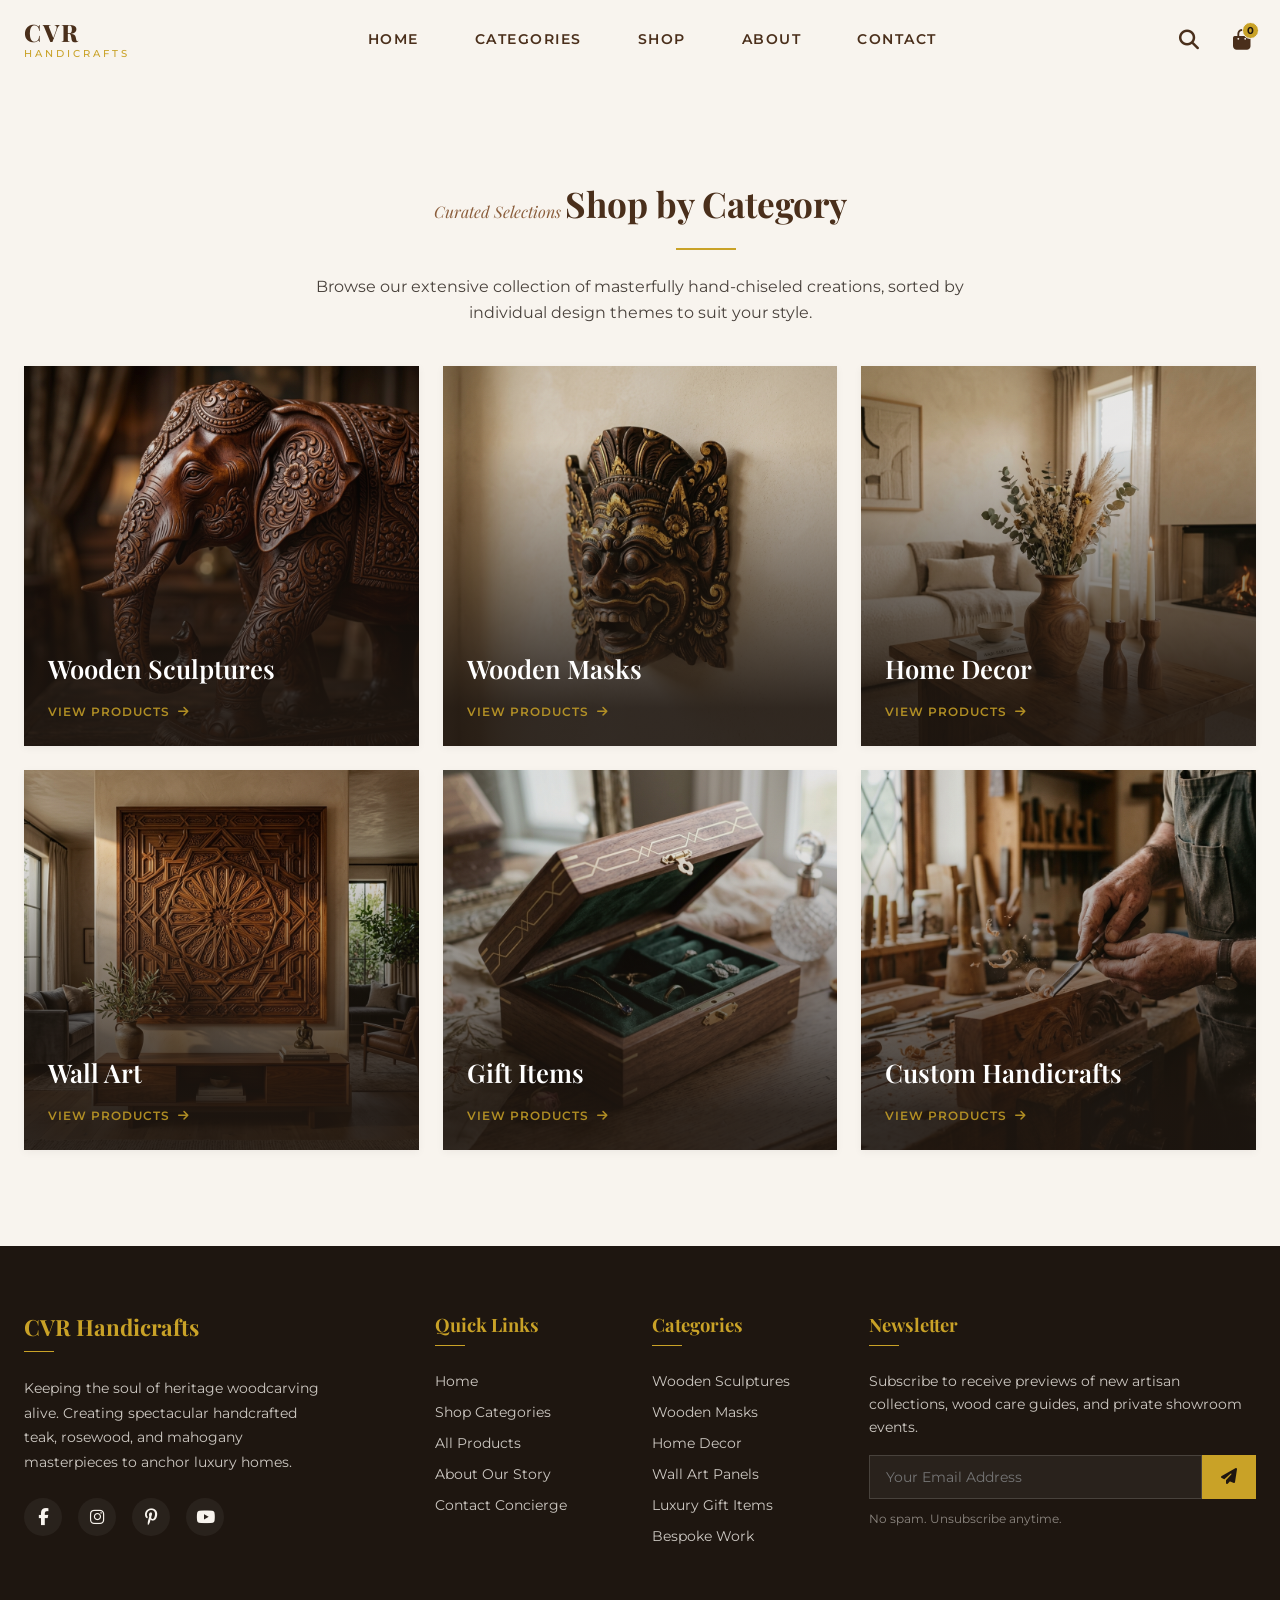
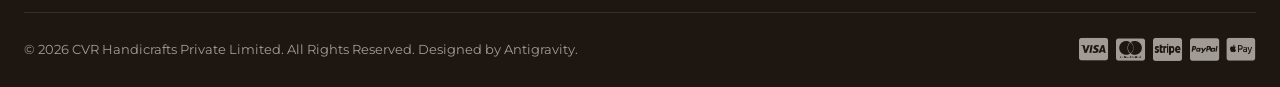
<file: categories.html>
<!DOCTYPE html>
<html lang="en">
<head>
    <meta charset="UTF-8">
    <meta name="viewport" content="width=device-width, initial-scale=1.0">
    <title>CVR Handicrafts | Categories - Shop by Artisan Style</title>
    
    <!-- SEO Meta Tags -->
    <meta name="description" content="Discover exquisite handcrafted luxury wooden sculptures, traditional masks, premium home decor, and bespoke wood carvings at CVR Handicrafts. 100% authentic artisan quality.">
    <meta name="keywords" content="cvr handicrafts, wooden sculptures, luxury handicrafts, traditional wooden masks, artisan wood decor, custom woodwork, premium wall art, hand-carved gifts">
    <meta name="author" content="CVR Handicrafts">
    
    <!-- FontAwesome for Icons -->
    <link rel="stylesheet" href="https://cdnjs.cloudflare.com/ajax/libs/font-awesome/6.4.0/css/all.min.css" integrity="sha512-iecdLmaskl7CVkqkXNQ/ZH/XLlvWZOJyj7Yy7tcenmpD1ypASozpmT/E0iPtmFIB46ZmdtAc9eNBvH0H/ZpiBw==" crossorigin="anonymous" referrerpolicy="no-referrer" />
    
    <!-- Google Fonts -->
    <link rel="preconnect" href="https://fonts.googleapis.com">
    <link rel="preconnect" href="https://fonts.gstatic.com" crossorigin>
    <link href="https://fonts.googleapis.com/css2?family=Montserrat:ital,wght@0,300;0,400;0,500;0,600;0,700;1,400&family=Playfair+Display:ital,wght@0,400;0,500;0,600;0,700;0,800;1,400&display=swap" rel="stylesheet">
    
    <!-- Custom CSS -->
    <link rel="stylesheet" href="style.css">
</head>
<body>

    <!-- ==========================================
       1. STICKY HEADER & MOBILE NAVIGATION
       ========================================== -->
    <header class="header-wrapper" id="mainHeader">
        <div class="container header-container">
            <!-- Brand Logo -->
            <div class="logo">
                <a href="index.html" aria-label="CVR Handicrafts Logo">
                    <span class="logo-main">CVR</span>
                    <span class="logo-sub">Handicrafts</span>
                </a>
            </div>

            <!-- Main Navigation Links (Desktop) -->
            <nav class="nav-menu" role="navigation" aria-label="Desktop Navigation">
                <a href="index.html" class="nav-link">Home</a>
                <a href="categories.html" class="nav-link active">Categories</a>
                <a href="shop.html" class="nav-link">Shop</a>
                <a href="about.html" class="nav-link">About</a>
                <a href="contact.html" class="nav-link">Contact</a>
            </nav>

            <!-- Actions Panel (Search, Cart, Menu) -->
            <div class="header-actions">
                <!-- Search Button Toggle -->
                <button class="action-icon-btn" id="searchOpenBtn" aria-label="Open Search Searchbar">
                    <i class="fa-solid fa-magnifying-glass"></i>
                </button>
                
                <!-- Shopping Cart Toggle -->
                <button class="action-icon-btn" id="cartOpenBtn" aria-label="Open Shopping Cart">
                    <i class="fa-solid fa-bag-shopping"></i>
                    <span class="cart-count-badge" id="cartCountBadge">0</span>
                </button>
                
                <!-- Mobile Navigation Hamburger -->
                <button class="hamburger-btn" id="mobileMenuToggle" aria-expanded="false" aria-label="Toggle Mobile Navigation Menu">
                    <span></span>
                    <span></span>
                    <span></span>
                </button>
            </div>
        </div>

        <!-- Mobile Navigation Panel -->
        <div class="mobile-nav-panel" id="mobileNavPanel" aria-label="Mobile Navigation Drawer">
            <nav class="mobile-menu">
                <a href="index.html" class="nav-link" onclick="toggleMobileNav()">Home</a>
                <a href="categories.html" class="nav-link active" onclick="toggleMobileNav()">Categories</a>
                <a href="shop.html" class="nav-link" onclick="toggleMobileNav()">Shop</a>
                <a href="about.html" class="nav-link" onclick="toggleMobileNav()">About</a>
                <a href="contact.html" class="nav-link" onclick="toggleMobileNav()">Contact</a>
            </nav>
            <div class="mobile-nav-footer">
                <a href="tel:+918807173498"><i class="fa-solid fa-phone"></i> +91 88071 73498</a>
                <a href="mailto:info@cvrhandicrafts.com"><i class="fa-solid fa-envelope"></i> info@cvrhandicrafts.com</a>
            </div>
        </div>
    </header>

    <!-- Spacer for sticky header padding -->
    <div style="height: var(--header-height);"></div>

    <!-- ==========================================
       3. SHOP CATEGORIES SECTION
       ========================================== -->
    <section class="section-padding" id="categories">
        <div class="container">
            <div class="section-header text-center">
                <span class="italic-sub">Curated Selections</span>
                <h2>Shop by Category</h2>
                <p>Browse our extensive collection of masterfully hand-chiseled creations, sorted by individual design themes to suit your style.</p>
            </div>

            <div class="categories-grid">
                <!-- Category 1: Wooden Sculptures -->
                <div class="category-card">
                    <div class="category-card-bg">
                        <img src="assets/cat_sculptures.png" alt="Luxurious hand-carved wooden sculptures" loading="lazy">
                    </div>
                    <div class="category-card-overlay"></div>
                    <div class="category-card-content">
                        <h3>Wooden Sculptures</h3>
                        <a href="shop.html#sculptures-section" class="btn-category">View Products <i class="fa-solid fa-arrow-right"></i></a>
                    </div>
                </div>

                <!-- Category 2: Wooden Masks -->
                <div class="category-card">
                    <div class="category-card-bg">
                        <img src="assets/cat_masks.png" alt="Traditional carved wooden masks" loading="lazy">
                    </div>
                    <div class="category-card-overlay"></div>
                    <div class="category-card-content">
                        <h3>Wooden Masks</h3>
                        <a href="shop.html#masks-section" class="btn-category">View Products <i class="fa-solid fa-arrow-right"></i></a>
                    </div>
                </div>

                <!-- Category 3: Home Decor -->
                <div class="category-card">
                    <div class="category-card-bg">
                        <img src="assets/cat_decor.png" alt="Handcrafted wooden home decor items" loading="lazy">
                    </div>
                    <div class="category-card-overlay"></div>
                    <div class="category-card-content">
                        <h3>Home Decor</h3>
                        <a href="shop.html#decor-section" class="btn-category">View Products <i class="fa-solid fa-arrow-right"></i></a>
                    </div>
                </div>

                <!-- Category 4: Wall Art -->
                <div class="category-card">
                    <div class="category-card-bg">
                        <img src="assets/cat_wall_art.png" alt="Bespoke geometric wood carved wall art panels" loading="lazy">
                    </div>
                    <div class="category-card-overlay"></div>
                    <div class="category-card-content">
                        <h3>Wall Art</h3>
                        <a href="shop.html#wallart-section" class="btn-category">View Products <i class="fa-solid fa-arrow-right"></i></a>
                    </div>
                </div>

                <!-- Category 5: Gift Items -->
                <div class="category-card">
                    <div class="category-card-bg">
                        <img src="assets/cat_gift.png" alt="Premium handcrafted wood gifting items" loading="lazy">
                    </div>
                    <div class="category-card-overlay"></div>
                    <div class="category-card-content">
                        <h3>Gift Items</h3>
                        <a href="shop.html#gifts-section" class="btn-category">View Products <i class="fa-solid fa-arrow-right"></i></a>
                    </div>
                </div>

                <!-- Category 6: Custom Handicrafts -->
                <div class="category-card">
                    <div class="category-card-bg">
                        <img src="assets/cat_custom.png" alt="Artisan hand-carving custom designs in wood workshop" loading="lazy">
                    </div>
                    <div class="category-card-overlay"></div>
                    <div class="category-card-content">
                        <h3>Custom Handicrafts</h3>
                        <a href="shop.html#custom-section" class="btn-category">View Products <i class="fa-solid fa-arrow-right"></i></a>
                    </div>
                </div>
            </div>
        </div>
    </section>

    <!-- ==========================================
       6. FOOTER
       ========================================== -->
    <footer class="footer-wrapper">
        <div class="container">
            <div class="footer-grid">
                
                <!-- About Col -->
                <div class="footer-col footer-col-about">
                    <h4 style="font-size: 1.4rem;">CVR Handicrafts</h4>
                    <p style="margin-top: 15px;">Keeping the soul of heritage woodcarving alive. Creating spectacular handcrafted teak, rosewood, and mahogany masterpieces to anchor luxury homes.</p>
                    <div class="footer-social-icons">
                        <a href="https://facebook.com" class="social-icon-link" aria-label="Facebook"><i class="fa-brands fa-facebook-f"></i></a>
                        <a href="https://instagram.com" class="social-icon-link" aria-label="Instagram"><i class="fa-brands fa-instagram"></i></a>
                        <a href="https://pinterest.com" class="social-icon-link" aria-label="Pinterest"><i class="fa-brands fa-pinterest-p"></i></a>
                        <a href="https://youtube.com" class="social-icon-link" aria-label="YouTube"><i class="fa-brands fa-youtube"></i></a>
                    </div>
                </div>

                <!-- Sitemap Col -->
                <div class="footer-col">
                    <h4>Quick Links</h4>
                    <ul class="footer-links-list" style="margin-top: 15px;">
                        <li><a href="index.html">Home</a></li>
                        <li><a href="categories.html">Shop Categories</a></li>
                        <li><a href="shop.html">All Products</a></li>
                        <li><a href="about.html">About Our Story</a></li>
                        <li><a href="contact.html">Contact Concierge</a></li>
                    </ul>
                </div>

                <!-- Categories Col -->
                <div class="footer-col">
                    <h4>Categories</h4>
                    <ul class="footer-links-list" style="margin-top: 15px;">
                        <li><a href="shop.html#sculptures-section">Wooden Sculptures</a></li>
                        <li><a href="shop.html#masks-section">Wooden Masks</a></li>
                        <li><a href="shop.html#decor-section">Home Decor</a></li>
                        <li><a href="shop.html#wallart-section">Wall Art Panels</a></li>
                        <li><a href="shop.html#gifts-section">Luxury Gift Items</a></li>
                        <li><a href="shop.html#custom-section">Bespoke Work</a></li>
                    </ul>
                </div>

                <!-- Newsletter Col -->
                <div class="footer-col footer-col-newsletter">
                    <h4>Newsletter</h4>
                    <p style="margin-top: 15px;">Subscribe to receive previews of new artisan collections, wood care guides, and private showroom events.</p>
                    <div class="form-status-message" id="newsletterFormStatus" style="padding: 6px; font-size: 0.8rem;"></div>
                    <form class="newsletter-form" id="newsletterForm">
                        <input type="email" class="newsletter-input" placeholder="Your Email Address" aria-label="Newsletter email field" required>
                        <button type="submit" class="newsletter-submit-btn" aria-label="Subscribe to newsletter"><i class="fa-solid fa-paper-plane"></i></button>
                    </form>
                    <span style="font-size: 0.75rem; opacity: 0.5;">No spam. Unsubscribe anytime.</span>
                </div>

            </div>

            <!-- Footer Bottom -->
            <div class="footer-bottom">
                <p>&copy; 2026 CVR Handicrafts Private Limited. All Rights Reserved. Designed by Antigravity.</p>
                <div class="payment-gateways" aria-label="Supported Secure Payments">
                    <i class="fa-brands fa-cc-visa"></i>
                    <i class="fa-brands fa-cc-mastercard"></i>
                    <i class="fa-brands fa-cc-stripe"></i>
                    <i class="fa-brands fa-cc-paypal"></i>
                    <i class="fa-brands fa-cc-apple-pay"></i>
                </div>
            </div>
        </div>
    </footer>

    <!-- ==========================================
       ACTIVE CART DRAWER (SLIDING PANEL)
       ========================================== -->
    <div class="cart-drawer-backdrop" id="cartDrawerBackdrop"></div>
    <div class="cart-drawer" id="cartDrawer" role="dialog" aria-modal="true" aria-label="Shopping Cart Drawer">
        <div class="cart-drawer-header">
            <h3>Shopping Bag</h3>
            <button class="cart-close-btn" id="cartCloseBtn" aria-label="Close Shopping Cart">&times;</button>
        </div>
        <div class="cart-items-container" id="cartItemsContainer">
            <div class="cart-empty-message">
                <i class="fa-solid fa-basket-shopping"></i>
                <p>Your luxury shopping bag is currently empty.</p>
                <a href="shop.html" class="btn btn-gold btn-sm">Explore Shop</a>
            </div>
        </div>
        <div class="cart-drawer-footer">
            <div class="cart-summary-line">
                <span>Subtotal:</span>
                <span id="cartSubtotal">$0.00</span>
            </div>
            <div class="cart-summary-line">
                <span>Safe shipping packaging:</span>
                <span class="gold-text">Complimentary</span>
            </div>
            <div class="cart-summary-line cart-summary-line-total">
                <span>Total:</span>
                <span id="cartTotal">$0.00</span>
            </div>
            <button class="btn btn-primary cart-checkout-btn" id="checkoutBtn">Proceed To Checkout</button>
        </div>
    </div>

    <!-- ==========================================
       SEARCH OVERLAY MODAL
       ========================================== -->
    <div class="search-overlay-modal" id="searchOverlayModal" role="dialog" aria-modal="true" aria-label="Product Search Modal">
        <button class="search-overlay-close" id="searchCloseBtn" aria-label="Close Search Overlay">&times;</button>
        <div class="search-overlay-container">
            <div class="search-input-wrapper">
                <input type="text" class="search-input-field" id="searchInputField" placeholder="Search the collections..." aria-label="Search field">
                <i class="fa-solid fa-magnifying-glass search-input-icon"></i>
            </div>
            <div>
                <span class="search-results-label">Matching Products</span>
                <div class="search-results-grid" id="searchResultsGrid"></div>
            </div>
        </div>
    </div>

    <!-- ==========================================
       QUICK VIEW MODAL
       ========================================== -->
    <div class="quickview-backdrop" id="quickViewBackdrop">
        <div class="quickview-modal" role="dialog" aria-modal="true" aria-label="Product Quick View Dialog">
            <button class="quickview-close-btn" id="quickViewCloseBtn" aria-label="Close Quick View dialog">&times;</button>
            <div class="quickview-grid">
                <div class="quickview-image-panel">
                    <img src="assets/cat_sculptures.png" id="qvProductImage" alt="Product Quick View Preview">
                </div>
                <div class="quickview-info-panel">
                    <span class="quickview-meta" id="qvProductWood">Premium Teakwood</span>
                    <h3 class="quickview-title" id="qvProductTitle">Teakwood Elephant Statue</h3>
                    <div class="quickview-price" id="qvProductPrice">$245.00</div>
                    <p class="quickview-desc" id="qvProductDescription">An incredibly detailed sculpture of an elephant...</p>
                    <div class="quickview-details-meta">
                        <span><strong>Carver Artisan:</strong> <span id="qvProductArtisan">Master Devappa Acharya</span></span>
                        <span><strong>Packaging:</strong> Custom Multi-layer Shockproof Box</span>
                        <span><strong>Shipping Guarantee:</strong> 100% Transit Safe Insured</span>
                    </div>
                    <div class="quickview-add-action">
                        <div class="quickview-qty-select">
                            <button class="quickview-qty-btn" id="qvQtyDec" aria-label="Decrease quantity">-</button>
                            <span class="quickview-qty-val" id="qvQtyVal">1</span>
                            <button class="quickview-qty-btn" id="qvQtyInc" aria-label="Increase quantity">+</button>
                        </div>
                        <button class="btn btn-primary" id="qvAddToCartBtn">Add to Bag</button>
                    </div>
                </div>
            </div>
        </div>
    </div>

    <!-- Core Script -->
    <script src="script.js"></script>
</body>
</html>
</file>
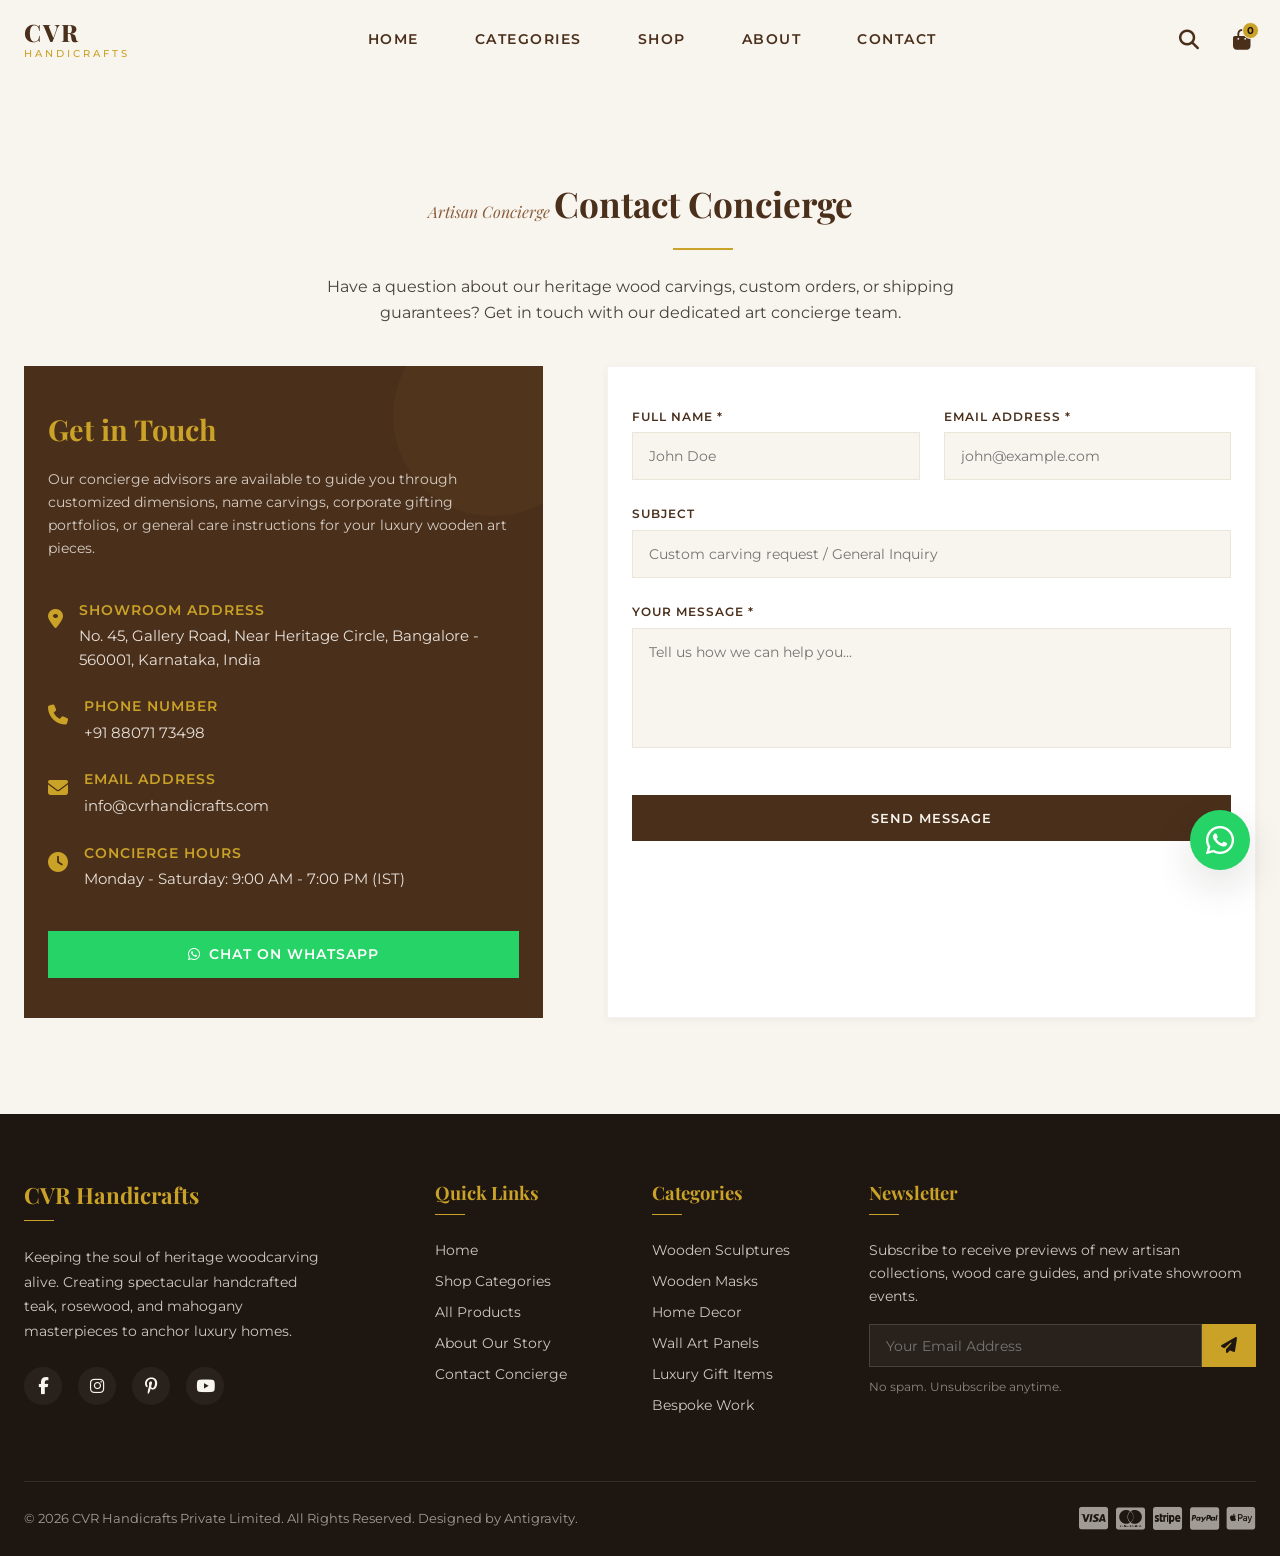
<file: contact.html>
<!DOCTYPE html>
<html lang="en">
<head>
    <meta charset="UTF-8">
    <meta name="viewport" content="width=device-width, initial-scale=1.0">
    <title>CVR Handicrafts | Contact - Premium Handcrafted Luxury Wooden Art</title>
    
    <!-- SEO Meta Tags -->
    <meta name="description" content="Discover exquisite handcrafted luxury wooden sculptures, traditional masks, premium home decor, and bespoke wood carvings at CVR Handicrafts. 100% authentic artisan quality.">
    <meta name="keywords" content="cvr handicrafts, wooden sculptures, luxury handicrafts, traditional wooden masks, artisan wood decor, custom woodwork, premium wall art, hand-carved gifts">
    <meta name="author" content="CVR Handicrafts">
    
    <!-- FontAwesome for Icons -->
    <link rel="stylesheet" href="https://cdnjs.cloudflare.com/ajax/libs/font-awesome/6.4.0/css/all.min.css" integrity="sha512-iecdLmaskl7CVkqkXNQ/ZH/XLlvWZOJyj7Yy7tcenmpD1ypASozpmT/E0iPtmFIB46ZmdtAc9eNBvH0H/ZpiBw==" crossorigin="anonymous" referrerpolicy="no-referrer" />
    
    <!-- Google Fonts -->
    <link rel="preconnect" href="https://fonts.googleapis.com">
    <link rel="preconnect" href="https://fonts.gstatic.com" crossorigin>
    <link href="https://fonts.googleapis.com/css2?family=Montserrat:ital,wght@0,300;0,400;0,500;0,600;0,700;1,400&family=Playfair+Display:ital,wght@0,400;0,500;0,600;0,700;0,800;1,400&display=swap" rel="stylesheet">
    
    <!-- Custom CSS -->
    <link rel="stylesheet" href="style.css">
</head>
<body>

    <!-- ==========================================
       1. STICKY HEADER & MOBILE NAVIGATION
       ========================================== -->
    <header class="header-wrapper" id="mainHeader">
        <div class="container header-container">
            <!-- Brand Logo -->
            <div class="logo">
                <a href="index.html" aria-label="CVR Handicrafts Logo">
                    <span class="logo-main">CVR</span>
                    <span class="logo-sub">Handicrafts</span>
                </a>
            </div>

            <!-- Main Navigation Links (Desktop) -->
            <nav class="nav-menu" role="navigation" aria-label="Desktop Navigation">
                <a href="index.html" class="nav-link">Home</a>
                <a href="categories.html" class="nav-link">Categories</a>
                <a href="shop.html" class="nav-link">Shop</a>
                <a href="about.html" class="nav-link">About</a>
                <a href="contact.html" class="nav-link active">Contact</a>
            </nav>

            <!-- Actions Panel (Search, Cart, Menu) -->
            <div class="header-actions">
                <!-- Search Button Toggle -->
                <button class="action-icon-btn" id="searchOpenBtn" aria-label="Open Search Searchbar">
                    <i class="fa-solid fa-magnifying-glass"></i>
                </button>
                
                <!-- Shopping Cart Toggle -->
                <button class="action-icon-btn" id="cartOpenBtn" aria-label="Open Shopping Cart">
                    <i class="fa-solid fa-bag-shopping"></i>
                    <span class="cart-count-badge" id="cartCountBadge">0</span>
                </button>
                
                <!-- Mobile Navigation Hamburger -->
                <button class="hamburger-btn" id="mobileMenuToggle" aria-expanded="false" aria-label="Toggle Mobile Navigation Menu">
                    <span></span>
                    <span></span>
                    <span></span>
                </button>
            </div>
        </div>

        <!-- Mobile Navigation Panel -->
        <div class="mobile-nav-panel" id="mobileNavPanel" aria-label="Mobile Navigation Drawer">
            <nav class="mobile-menu">
                <a href="index.html" class="nav-link" onclick="toggleMobileNav()">Home</a>
                <a href="categories.html" class="nav-link" onclick="toggleMobileNav()">Categories</a>
                <a href="shop.html" class="nav-link" onclick="toggleMobileNav()">Shop</a>
                <a href="about.html" class="nav-link" onclick="toggleMobileNav()">About</a>
                <a href="contact.html" class="nav-link active" onclick="toggleMobileNav()">Contact</a>
            </nav>
            <div class="mobile-nav-footer">
                <a href="tel:+918807173498"><i class="fa-solid fa-phone"></i> +91 88071 73498</a>
                <a href="mailto:info@cvrhandicrafts.com"><i class="fa-solid fa-envelope"></i> info@cvrhandicrafts.com</a>
            </div>
        </div>
    </header>

    <!-- Spacer for sticky header padding -->
    <div style="height: var(--header-height);"></div>

    <!-- ==========================================
       13. CONTACT SECTION
       ========================================== -->
    <section class="section-padding" id="contact" style="background-color: var(--color-cream);">
        <div class="container">
            <div class="section-header text-center">
                <span class="italic-sub">Artisan Concierge</span>
                <h2>Contact Concierge</h2>
                <p>Have a question about our heritage wood carvings, custom orders, or shipping guarantees? Get in touch with our dedicated art concierge team.</p>
            </div>

            <div class="contact-grid">
                <!-- Left: Contact Info Panel -->
                <div class="contact-info-panel">
                    <div class="contact-info-header">
                        <h3>Get in Touch</h3>
                        <p>Our concierge advisors are available to guide you through customized dimensions, name carvings, corporate gifting portfolios, or general care instructions for your luxury wooden art pieces.</p>
                    </div>

                    <div class="contact-details-list">
                        <!-- Detail 1: Address -->
                        <div class="contact-detail-item">
                            <div class="contact-detail-icon">
                                <i class="fa-solid fa-location-dot"></i>
                            </div>
                            <div class="contact-detail-text">
                                <h4>Showroom Address</h4>
                                <p>No. 45, Gallery Road, Near Heritage Circle, Bangalore - 560001, Karnataka, India</p>
                            </div>
                        </div>

                        <!-- Detail 2: Phone -->
                        <div class="contact-detail-item">
                            <div class="contact-detail-icon">
                                <i class="fa-solid fa-phone"></i>
                            </div>
                            <div class="contact-detail-text">
                                <h4>Phone Number</h4>
                                <a href="tel:+918807173498">+91 88071 73498</a>
                            </div>
                        </div>

                        <!-- Detail 3: Email -->
                        <div class="contact-detail-item">
                            <div class="contact-detail-icon">
                                <i class="fa-solid fa-envelope"></i>
                            </div>
                            <div class="contact-detail-text">
                                <h4>Email Address</h4>
                                <a href="mailto:info@cvrhandicrafts.com">info@cvrhandicrafts.com</a>
                            </div>
                        </div>

                        <!-- Detail 4: Hours -->
                        <div class="contact-detail-item">
                            <div class="contact-detail-icon">
                                <i class="fa-solid fa-clock"></i>
                            </div>
                            <div class="contact-detail-text">
                                <h4>Concierge Hours</h4>
                                <p>Monday - Saturday: 9:00 AM - 7:00 PM (IST)</p>
                            </div>
                        </div>
                    </div>

                    <!-- WhatsApp Contact Button -->
                    <a href="https://wa.me/918807173498" target="_blank" class="whatsapp-btn" aria-label="Chat with us on WhatsApp">
                        <i class="fa-brands fa-whatsapp"></i> Chat on WhatsApp
                    </a>
                </div>

                <!-- Right: Contact Form Panel -->
                <div class="contact-form-panel">
                    <div class="form-status-message" id="contactFormStatus"></div>
                    
                    <form id="contactForm" novalidate>
                        <div class="form-grid-2">
                            <div class="form-group">
                                <label for="contactName">Full Name *</label>
                                <input type="text" id="contactName" class="form-control" placeholder="John Doe" required>
                            </div>
                            <div class="form-group">
                                <label for="contactEmail">Email Address *</label>
                                <input type="email" id="contactEmail" class="form-control" placeholder="john@example.com" required>
                            </div>
                        </div>
                        
                        <div class="form-group">
                            <label for="contactSubject">Subject</label>
                            <input type="text" id="contactSubject" class="form-control" placeholder="Custom carving request / General Inquiry">
                        </div>

                        <div class="form-group" style="margin-bottom: var(--spacing-lg);">
                            <label for="contactMessage">Your Message *</label>
                            <textarea id="contactMessage" class="form-control" placeholder="Tell us how we can help you..." required></textarea>
                        </div>

                        <button type="submit" class="btn btn-primary" style="width: 100%;">Send Message</button>
                    </form>
                </div>
            </div>
        </div>
    </section>

    <!-- WhatsApp Floating Action Button -->
    <a href="https://wa.me/918807173498" target="_blank" class="whatsapp-floating" aria-label="Chat with us on WhatsApp">
        <i class="fa-brands fa-whatsapp"></i>
    </a>

    <!-- ==========================================
       6. FOOTER
       ========================================== -->
    <footer class="footer-wrapper">
        <div class="container">
            <div class="footer-grid">
                
                <!-- About Col -->
                <div class="footer-col footer-col-about">
                    <h4 style="font-size: 1.4rem;">CVR Handicrafts</h4>
                    <p style="margin-top: 15px;">Keeping the soul of heritage woodcarving alive. Creating spectacular handcrafted teak, rosewood, and mahogany masterpieces to anchor luxury homes.</p>
                    <div class="footer-social-icons">
                        <a href="https://facebook.com" class="social-icon-link" aria-label="Facebook"><i class="fa-brands fa-facebook-f"></i></a>
                        <a href="https://instagram.com" class="social-icon-link" aria-label="Instagram"><i class="fa-brands fa-instagram"></i></a>
                        <a href="https://pinterest.com" class="social-icon-link" aria-label="Pinterest"><i class="fa-brands fa-pinterest-p"></i></a>
                        <a href="https://youtube.com" class="social-icon-link" aria-label="YouTube"><i class="fa-brands fa-youtube"></i></a>
                    </div>
                </div>

                <!-- Sitemap Col -->
                <div class="footer-col">
                    <h4>Quick Links</h4>
                    <ul class="footer-links-list" style="margin-top: 15px;">
                        <li><a href="index.html">Home</a></li>
                        <li><a href="categories.html">Shop Categories</a></li>
                        <li><a href="shop.html">All Products</a></li>
                        <li><a href="about.html">About Our Story</a></li>
                        <li><a href="contact.html">Contact Concierge</a></li>
                    </ul>
                </div>

                <!-- Categories Col -->
                <div class="footer-col">
                    <h4>Categories</h4>
                    <ul class="footer-links-list" style="margin-top: 15px;">
                        <li><a href="shop.html#sculptures-section">Wooden Sculptures</a></li>
                        <li><a href="shop.html#masks-section">Wooden Masks</a></li>
                        <li><a href="shop.html#decor-section">Home Decor</a></li>
                        <li><a href="shop.html#wallart-section">Wall Art Panels</a></li>
                        <li><a href="shop.html#gifts-section">Luxury Gift Items</a></li>
                        <li><a href="shop.html#custom-section">Bespoke Work</a></li>
                    </ul>
                </div>

                <!-- Newsletter Col -->
                <div class="footer-col footer-col-newsletter">
                    <h4>Newsletter</h4>
                    <p style="margin-top: 15px;">Subscribe to receive previews of new artisan collections, wood care guides, and private showroom events.</p>
                    <div class="form-status-message" id="newsletterFormStatus" style="padding: 6px; font-size: 0.8rem;"></div>
                    <form class="newsletter-form" id="newsletterForm">
                        <input type="email" class="newsletter-input" placeholder="Your Email Address" aria-label="Newsletter email field" required>
                        <button type="submit" class="newsletter-submit-btn" aria-label="Subscribe to newsletter"><i class="fa-solid fa-paper-plane"></i></button>
                    </form>
                    <span style="font-size: 0.75rem; opacity: 0.5;">No spam. Unsubscribe anytime.</span>
                </div>

            </div>

            <!-- Footer Bottom -->
            <div class="footer-bottom">
                <p>&copy; 2026 CVR Handicrafts Private Limited. All Rights Reserved. Designed by Antigravity.</p>
                <div class="payment-gateways" aria-label="Supported Secure Payments">
                    <i class="fa-brands fa-cc-visa"></i>
                    <i class="fa-brands fa-cc-mastercard"></i>
                    <i class="fa-brands fa-cc-stripe"></i>
                    <i class="fa-brands fa-cc-paypal"></i>
                    <i class="fa-brands fa-cc-apple-pay"></i>
                </div>
            </div>
        </div>
    </footer>

    <!-- ==========================================
       ACTIVE CART DRAWER (SLIDING PANEL)
       ========================================== -->
    <div class="cart-drawer-backdrop" id="cartDrawerBackdrop"></div>
    <div class="cart-drawer" id="cartDrawer" role="dialog" aria-modal="true" aria-label="Shopping Cart Drawer">
        <div class="cart-drawer-header">
            <h3>Shopping Bag</h3>
            <button class="cart-close-btn" id="cartCloseBtn" aria-label="Close Shopping Cart">&times;</button>
        </div>
        <div class="cart-items-container" id="cartItemsContainer">
            <div class="cart-empty-message">
                <i class="fa-solid fa-basket-shopping"></i>
                <p>Your luxury shopping bag is currently empty.</p>
                <a href="shop.html" class="btn btn-gold btn-sm">Explore Shop</a>
            </div>
        </div>
        <div class="cart-drawer-footer">
            <div class="cart-summary-line">
                <span>Subtotal:</span>
                <span id="cartSubtotal">$0.00</span>
            </div>
            <div class="cart-summary-line">
                <span>Safe shipping packaging:</span>
                <span class="gold-text">Complimentary</span>
            </div>
            <div class="cart-summary-line cart-summary-line-total">
                <span>Total:</span>
                <span id="cartTotal">$0.00</span>
            </div>
            <button class="btn btn-primary cart-checkout-btn" id="checkoutBtn">Proceed To Checkout</button>
        </div>
    </div>

    <!-- ==========================================
       SEARCH OVERLAY MODAL
       ========================================== -->
    <div class="search-overlay-modal" id="searchOverlayModal" role="dialog" aria-modal="true" aria-label="Product Search Modal">
        <button class="search-overlay-close" id="searchCloseBtn" aria-label="Close Search Overlay">&times;</button>
        <div class="search-overlay-container">
            <div class="search-input-wrapper">
                <input type="text" class="search-input-field" id="searchInputField" placeholder="Search the collections..." aria-label="Search field">
                <i class="fa-solid fa-magnifying-glass search-input-icon"></i>
            </div>
            <div>
                <span class="search-results-label">Matching Products</span>
                <div class="search-results-grid" id="searchResultsGrid"></div>
            </div>
        </div>
    </div>

    <!-- ==========================================
       QUICK VIEW MODAL
       ========================================== -->
    <div class="quickview-backdrop" id="quickViewBackdrop">
        <div class="quickview-modal" role="dialog" aria-modal="true" aria-label="Product Quick View Dialog">
            <button class="quickview-close-btn" id="quickViewCloseBtn" aria-label="Close Quick View dialog">&times;</button>
            <div class="quickview-grid">
                <div class="quickview-image-panel">
                    <img src="assets/cat_sculptures.png" id="qvProductImage" alt="Product Quick View Preview">
                </div>
                <div class="quickview-info-panel">
                    <span class="quickview-meta" id="qvProductWood">Premium Teakwood</span>
                    <h3 class="quickview-title" id="qvProductTitle">Teakwood Elephant Statue</h3>
                    <div class="quickview-price" id="qvProductPrice">$245.00</div>
                    <p class="quickview-desc" id="qvProductDescription">An incredibly detailed sculpture of an imperial elephant carved from a single block of premium aged teakwood. Features ornate traditional saddle reliefs, fine trunk folds, and polished gold mahogany finish.</p>
                    <div class="quickview-details-meta">
                        <span><strong>Carver Artisan:</strong> <span id="qvProductArtisan">Master Devappa Acharya</span></span>
                        <span><strong>Packaging:</strong> Custom Multi-layer Shockproof Box</span>
                        <span><strong>Shipping Guarantee:</strong> 100% Transit Safe Insured</span>
                    </div>
                    <div class="quickview-add-action">
                        <div class="quickview-qty-select">
                            <button class="quickview-qty-btn" id="qvQtyDec" aria-label="Decrease quantity">-</button>
                            <span class="quickview-qty-val" id="qvQtyVal">1</span>
                            <button class="quickview-qty-btn" id="qvQtyInc" aria-label="Increase quantity">+</button>
                        </div>
                        <button class="btn btn-primary" id="qvAddToCartBtn">Add to Bag</button>
                    </div>
                </div>
            </div>
        </div>
    </div>

    <!-- Core Script -->
    <script src="script.js"></script>
</body>
</html>
</file>
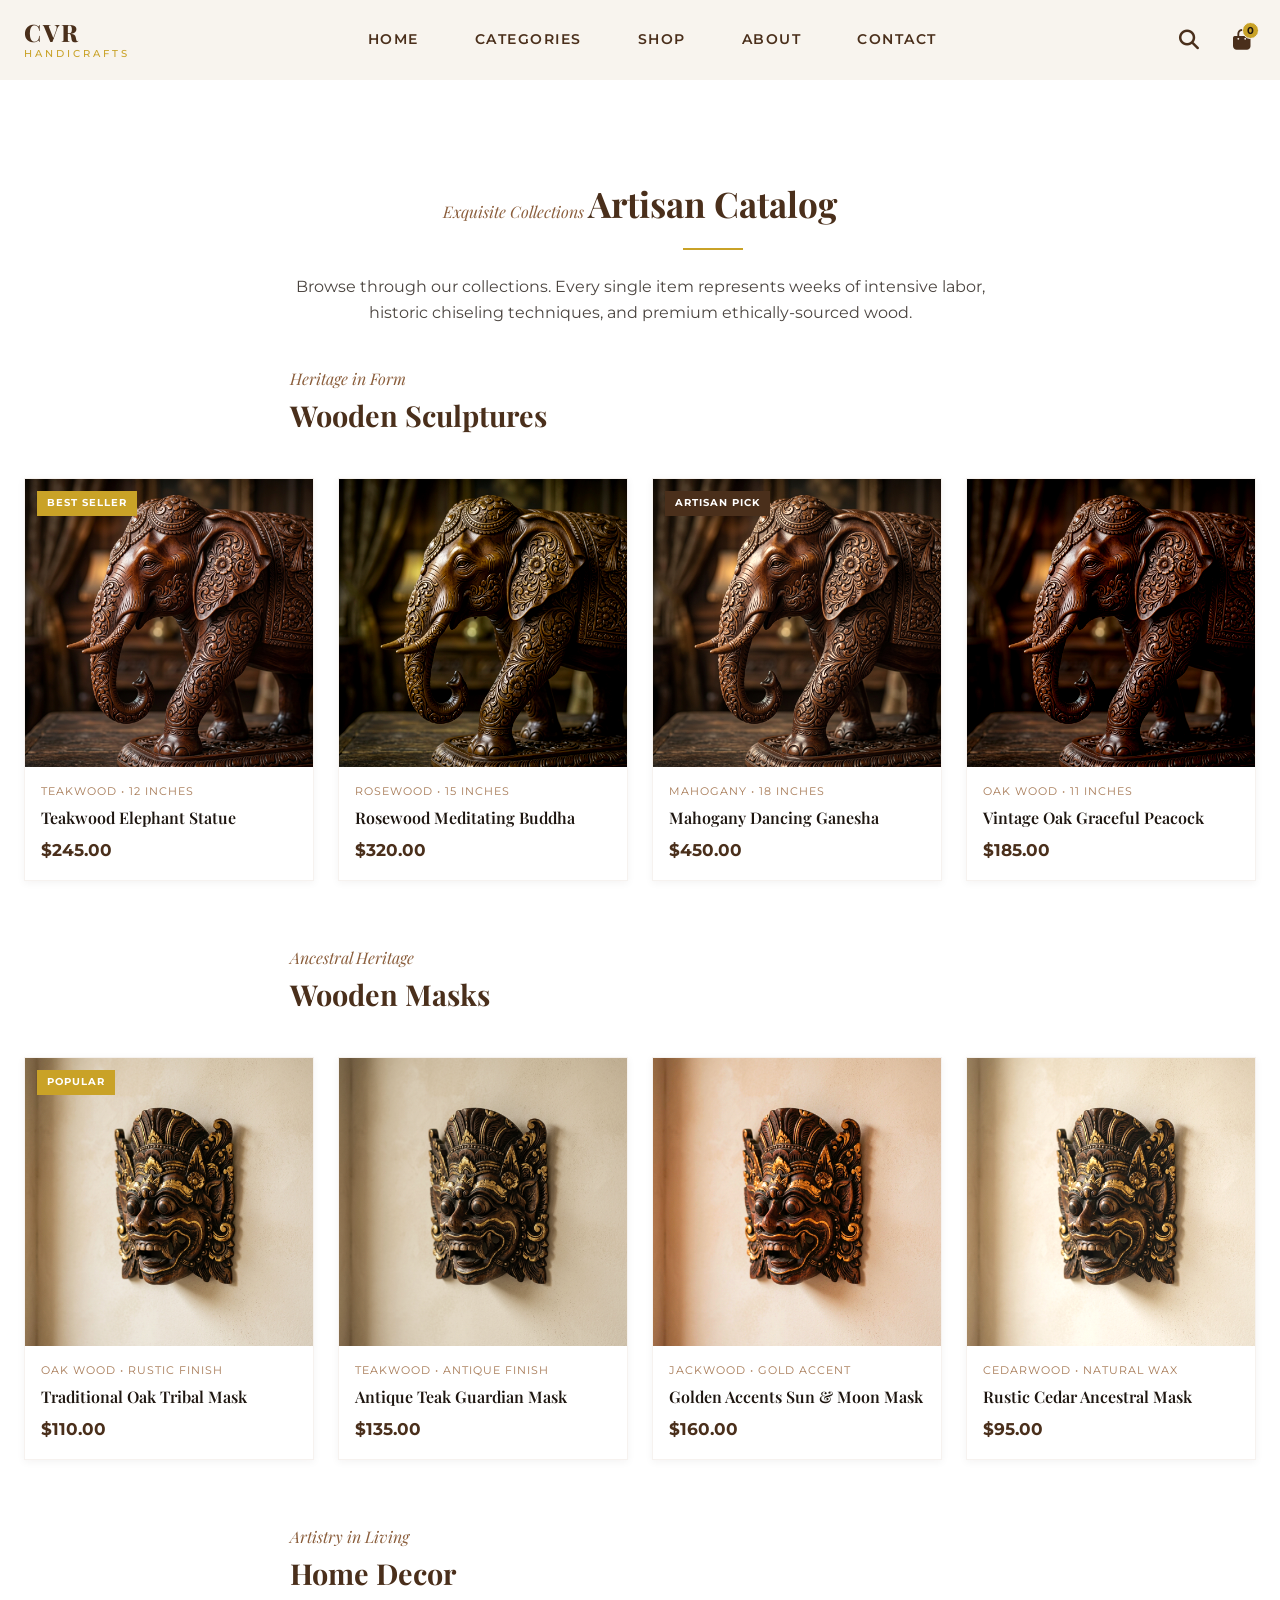
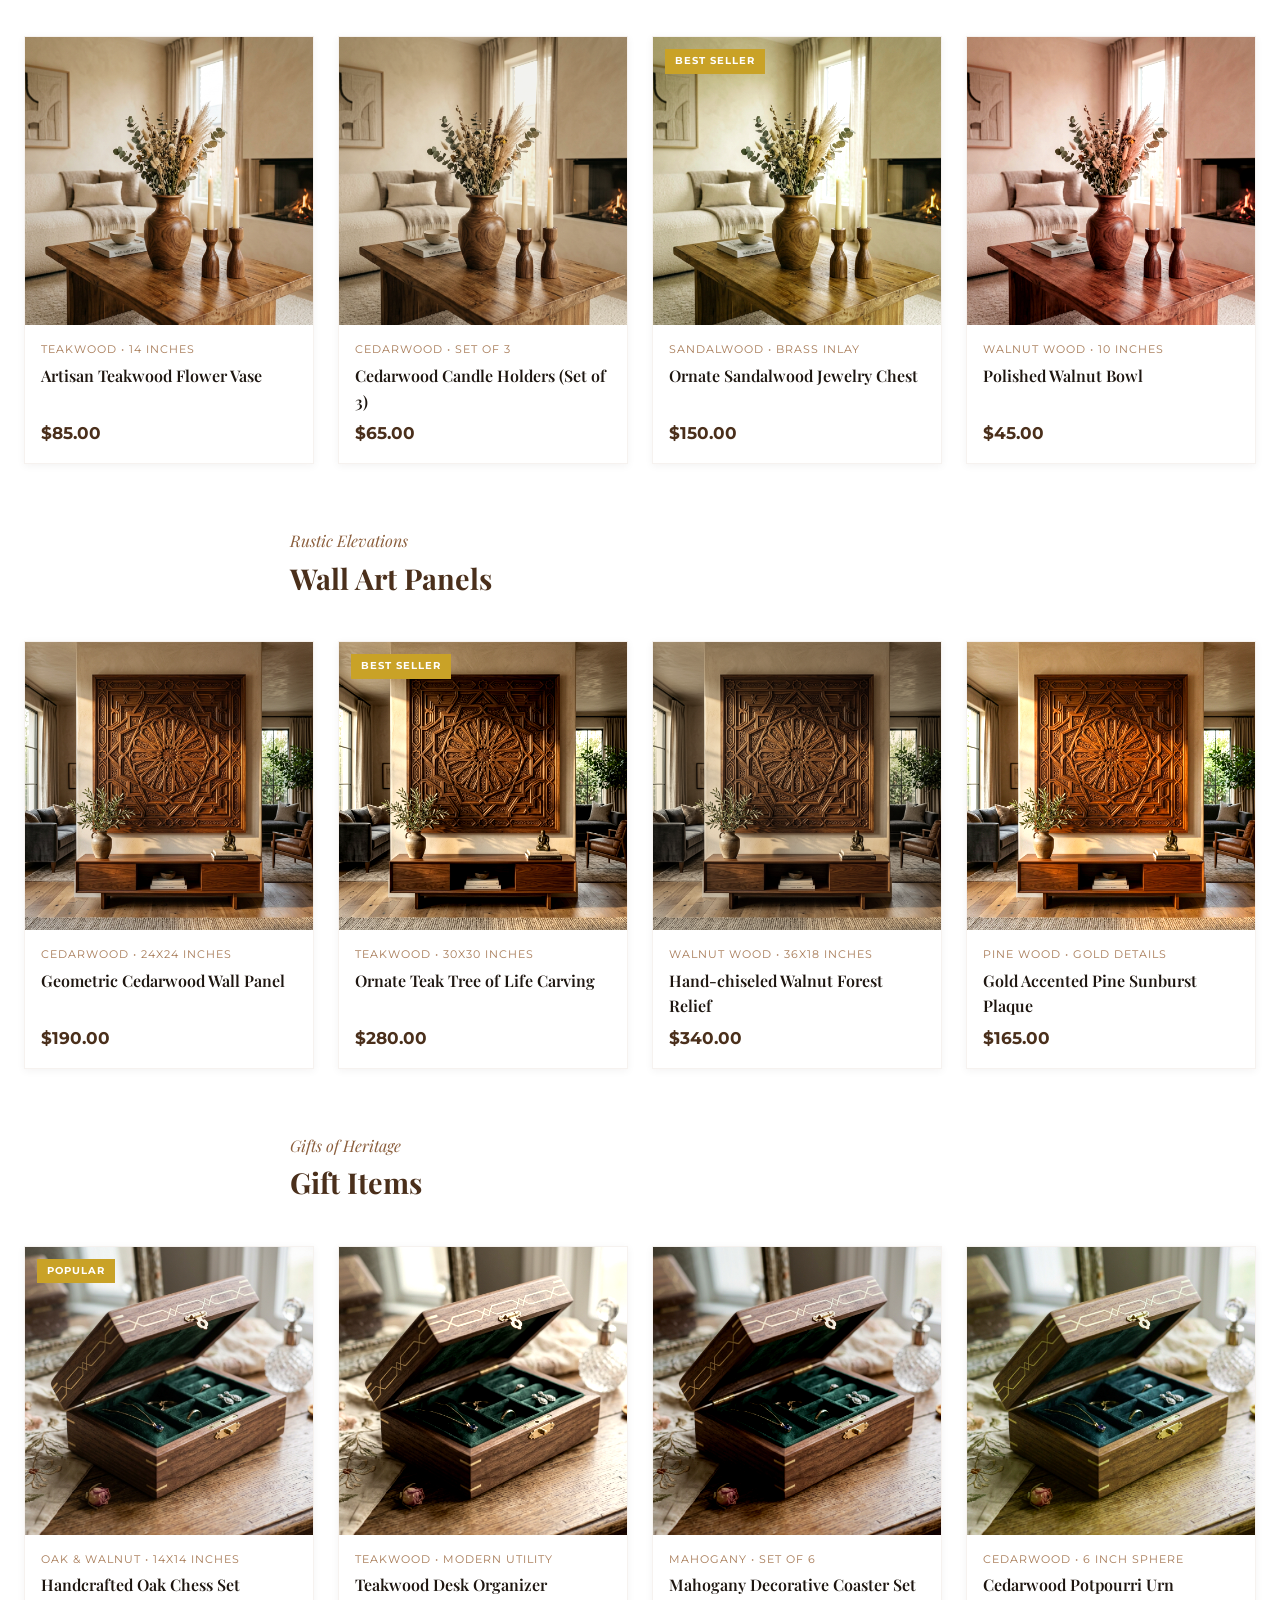
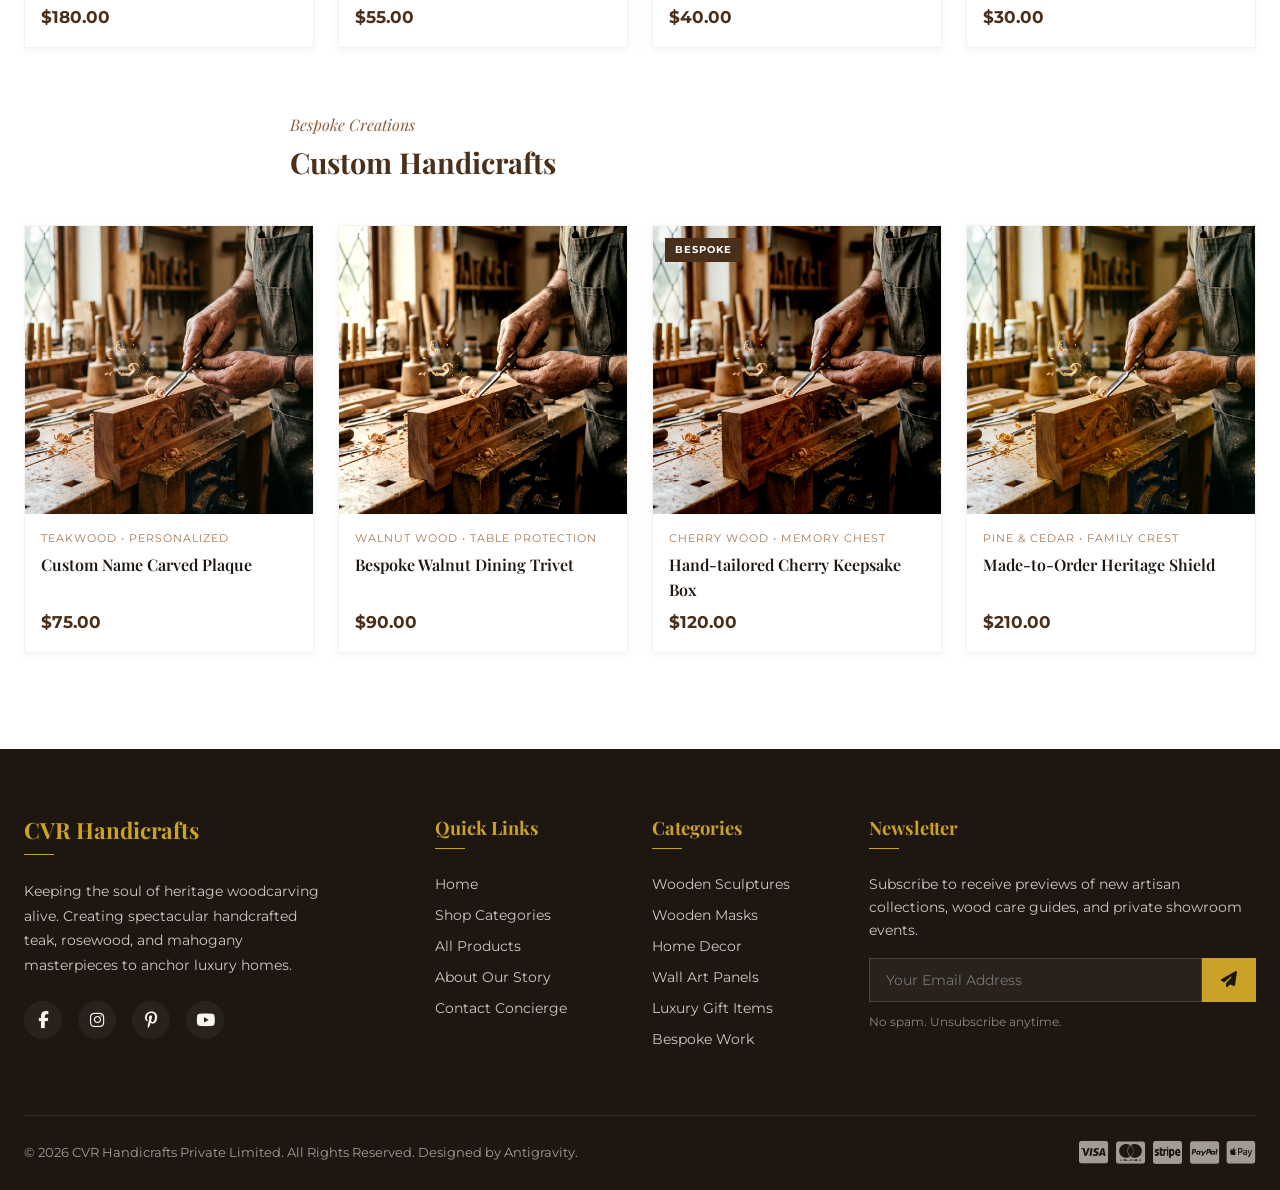
<file: shop.html>
<!DOCTYPE html>
<html lang="en">
<head>
    <meta charset="UTF-8">
    <meta name="viewport" content="width=device-width, initial-scale=1.0">
    <title>CVR Handicrafts | Shop - Artisan Hardwood Catalog</title>
    
    <!-- SEO Meta Tags -->
    <meta name="description" content="Discover exquisite handcrafted luxury wooden sculptures, traditional masks, premium home decor, and bespoke wood carvings at CVR Handicrafts. 100% authentic artisan quality.">
    <meta name="keywords" content="cvr handicrafts, wooden sculptures, luxury handicrafts, traditional wooden masks, artisan wood decor, custom woodwork, premium wall art, hand-carved gifts">
    <meta name="author" content="CVR Handicrafts">
    
    <!-- FontAwesome for Icons -->
    <link rel="stylesheet" href="https://cdnjs.cloudflare.com/ajax/libs/font-awesome/6.4.0/css/all.min.css" integrity="sha512-iecdLmaskl7CVkqkXNQ/ZH/XLlvWZOJyj7Yy7tcenmpD1ypASozpmT/E0iPtmFIB46ZmdtAc9eNBvH0H/ZpiBw==" crossorigin="anonymous" referrerpolicy="no-referrer" />
    
    <!-- Google Fonts -->
    <link rel="preconnect" href="https://fonts.googleapis.com">
    <link rel="preconnect" href="https://fonts.gstatic.com" crossorigin>
    <link href="https://fonts.googleapis.com/css2?family=Montserrat:ital,wght@0,300;0,400;0,500;0,600;0,700;1,400&family=Playfair+Display:ital,wght@0,400;0,500;0,600;0,700;0,800;1,400&display=swap" rel="stylesheet">
    
    <!-- Custom CSS -->
    <link rel="stylesheet" href="style.css">
</head>
<body>

    <!-- ==========================================
       1. STICKY HEADER & MOBILE NAVIGATION
       ========================================== -->
    <header class="header-wrapper" id="mainHeader">
        <div class="container header-container">
            <!-- Brand Logo -->
            <div class="logo">
                <a href="index.html" aria-label="CVR Handicrafts Logo">
                    <span class="logo-main">CVR</span>
                    <span class="logo-sub">Handicrafts</span>
                </a>
            </div>

            <!-- Main Navigation Links (Desktop) -->
            <nav class="nav-menu" role="navigation" aria-label="Desktop Navigation">
                <a href="index.html" class="nav-link">Home</a>
                <a href="categories.html" class="nav-link">Categories</a>
                <a href="shop.html" class="nav-link active">Shop</a>
                <a href="about.html" class="nav-link">About</a>
                <a href="contact.html" class="nav-link">Contact</a>
            </nav>

            <!-- Actions Panel (Search, Cart, Menu) -->
            <div class="header-actions">
                <!-- Search Button Toggle -->
                <button class="action-icon-btn" id="searchOpenBtn" aria-label="Open Search Searchbar">
                    <i class="fa-solid fa-magnifying-glass"></i>
                </button>
                
                <!-- Shopping Cart Toggle -->
                <button class="action-icon-btn" id="cartOpenBtn" aria-label="Open Shopping Cart">
                    <i class="fa-solid fa-bag-shopping"></i>
                    <span class="cart-count-badge" id="cartCountBadge">0</span>
                </button>
                
                <!-- Mobile Navigation Hamburger -->
                <button class="hamburger-btn" id="mobileMenuToggle" aria-expanded="false" aria-label="Toggle Mobile Navigation Menu">
                    <span></span>
                    <span></span>
                    <span></span>
                </button>
            </div>
        </div>

        <!-- Mobile Navigation Panel -->
        <div class="mobile-nav-panel" id="mobileNavPanel" aria-label="Mobile Navigation Drawer">
            <nav class="mobile-menu">
                <a href="index.html" class="nav-link" onclick="toggleMobileNav()">Home</a>
                <a href="categories.html" class="nav-link" onclick="toggleMobileNav()">Categories</a>
                <a href="shop.html" class="nav-link active" onclick="toggleMobileNav()">Shop</a>
                <a href="about.html" class="nav-link" onclick="toggleMobileNav()">About</a>
                <a href="contact.html" class="nav-link" onclick="toggleMobileNav()">Contact</a>
            </nav>
            <div class="mobile-nav-footer">
                <a href="tel:+918807173498"><i class="fa-solid fa-phone"></i> +91 88071 73498</a>
                <a href="mailto:info@cvrhandicrafts.com"><i class="fa-solid fa-envelope"></i> info@cvrhandicrafts.com</a>
            </div>
        </div>
    </header>

    <!-- Spacer for sticky header padding -->
    <div style="height: var(--header-height);"></div>

    <!-- ==========================================
       4. CATEGORY PRODUCT SECTIONS (SHOPPING MODULE)
       ========================================== -->
    <section class="section-padding" id="shop" style="background-color: var(--color-white);">
        <div class="container">
            <div class="section-header text-center">
                <span class="italic-sub">Exquisite Collections</span>
                <h2>Artisan Catalog</h2>
                <p>Browse through our collections. Every single item represents weeks of intensive labor, historic chiseling techniques, and premium ethically-sourced wood.</p>
            </div>

            <div class="category-products-container">
                
                <!-- SECTION 4A: WOODEN SCULPTURES -->
                <div class="product-category-group" id="sculptures-section">
                    <div class="section-header">
                        <span class="italic-sub">Heritage in Form</span>
                        <h3 style="font-family: var(--font-heading); font-size: 1.8rem; color: var(--color-dark); margin-bottom: var(--spacing-sm);">Wooden Sculptures</h3>
                    </div>
                    <div class="product-grid">
                        <div class="product-card">
                            <span class="product-badge product-badge-bestseller">Best Seller</span>
                            <div class="product-card-image">
                                <img src="assets/cat_sculptures.png" alt="Teakwood Elephant Statue" loading="lazy">
                                <div class="product-actions-overlay">
                                    <button class="product-action-btn quick-view-trigger" 
                                            data-id="sculp-1"
                                            data-name="Teakwood Elephant Statue" 
                                            data-price="245.00" 
                                            data-image="assets/cat_sculptures.png" 
                                            data-wood="Premium Teakwood"
                                            data-artisan="Master Devappa Acharya"
                                            data-description="An incredibly detailed sculpture of an imperial elephant carved from a single block of premium aged teakwood. Features ornate traditional saddle reliefs, fine trunk folds, and polished gold mahogany finish."
                                            aria-label="Quick view"><i class="fa-regular fa-eye"></i></button>
                                    <button class="product-action-btn add-to-cart-btn" 
                                            data-id="sculp-1" 
                                            data-name="Teakwood Elephant Statue" 
                                            data-price="245.00" 
                                            data-image="assets/cat_sculptures.png"><i class="fa-solid fa-cart-plus"></i></button>
                                </div>
                            </div>
                            <div class="product-info">
                                <span class="product-meta">Teakwood • 12 Inches</span>
                                <h4 class="product-title">Teakwood Elephant Statue</h4>
                                <span class="product-price">$245.00</span>
                                <button class="product-mobile-add-btn add-to-cart-btn" data-id="sculp-1" data-name="Teakwood Elephant Statue" data-price="245.00" data-image="assets/cat_sculptures.png"><i class="fa-solid fa-cart-plus"></i> Add to Cart</button>
                            </div>
                        </div>

                        <div class="product-card">
                            <div class="product-card-image">
                                <img src="assets/cat_sculptures.png" alt="Rosewood Buddha Sculpture" loading="lazy" style="filter: hue-rotate(20deg) contrast(1.1);">
                                <div class="product-actions-overlay">
                                    <button class="product-action-btn quick-view-trigger" 
                                            data-id="sculp-2"
                                            data-name="Rosewood Meditating Buddha" 
                                            data-price="320.00" 
                                            data-image="assets/cat_sculptures.png" 
                                            data-wood="Indian Rosewood (Sissoo)"
                                            data-artisan="Artisan Ramanujam G."
                                            data-description="Carved from dark deep rosewood, this serene meditating Buddha features flawless polishing, showcasing the exquisite natural wood grains. A perfect masterpiece for calm home decor."
                                            aria-label="Quick view"><i class="fa-regular fa-eye"></i></button>
                                    <button class="product-action-btn add-to-cart-btn" 
                                            data-id="sculp-2" 
                                            data-name="Rosewood Meditating Buddha" 
                                            data-price="320.00" 
                                            data-image="assets/cat_sculptures.png"><i class="fa-solid fa-cart-plus"></i></button>
                                </div>
                            </div>
                            <div class="product-info">
                                <span class="product-meta">Rosewood • 15 Inches</span>
                                <h4 class="product-title">Rosewood Meditating Buddha</h4>
                                <span class="product-price">$320.00</span>
                                <button class="product-mobile-add-btn add-to-cart-btn" data-id="sculp-2" data-name="Rosewood Meditating Buddha" data-price="320.00" data-image="assets/cat_sculptures.png"><i class="fa-solid fa-cart-plus"></i> Add to Cart</button>
                            </div>
                        </div>

                        <div class="product-card">
                            <span class="product-badge product-badge-artisan">Artisan Pick</span>
                            <div class="product-card-image">
                                <img src="assets/cat_sculptures.png" alt="Mahogany Ganesha Sculpture" loading="lazy" style="filter: sepia(0.3) saturate(1.2);">
                                <div class="product-actions-overlay">
                                    <button class="product-action-btn quick-view-trigger" 
                                            data-id="sculp-3"
                                            data-name="Mahogany Dancing Ganesha" 
                                            data-price="450.00" 
                                            data-image="assets/cat_sculptures.png" 
                                            data-wood="Honduran Mahogany"
                                            data-artisan="Master Devappa Acharya"
                                            data-description="A vibrant, multi-layered dancing Ganesha carving. Each hand holds symbolic attributes etched with dynamic precision. Finished with a luxury gold wax varnish."
                                            aria-label="Quick view"><i class="fa-regular fa-eye"></i></button>
                                    <button class="product-action-btn add-to-cart-btn" 
                                            data-id="sculp-3" 
                                            data-name="Mahogany Dancing Ganesha" 
                                            data-price="450.00" 
                                            data-image="assets/cat_sculptures.png"><i class="fa-solid fa-cart-plus"></i></button>
                                </div>
                            </div>
                            <div class="product-info">
                                <span class="product-meta">Mahogany • 18 Inches</span>
                                <h4 class="product-title">Mahogany Dancing Ganesha</h4>
                                <span class="product-price">$450.00</span>
                                <button class="product-mobile-add-btn add-to-cart-btn" data-id="sculp-3" data-name="Mahogany Dancing Ganesha" data-price="450.00" data-image="assets/cat_sculptures.png"><i class="fa-solid fa-cart-plus"></i> Add to Cart</button>
                            </div>
                        </div>

                        <div class="product-card">
                            <div class="product-card-image">
                                <img src="assets/cat_sculptures.png" alt="Oak Peacock Statue" loading="lazy" style="filter: brightness(0.9) contrast(1.2);">
                                <div class="product-actions-overlay">
                                    <button class="product-action-btn quick-view-trigger" 
                                            data-id="sculp-4"
                                            data-name="Vintage Oak Graceful Peacock" 
                                            data-price="185.00" 
                                            data-image="assets/cat_sculptures.png" 
                                            data-wood="Aged Oak Wood"
                                            data-artisan="Artisan K. Somasekhar"
                                            data-description="Features a graceful peacock displaying detailed feather cutouts, showcasing the high-texture rings of premium chiseled white oak. Coated with organic wax."
                                            aria-label="Quick view"><i class="fa-regular fa-eye"></i></button>
                                    <button class="product-action-btn add-to-cart-btn" 
                                            data-id="sculp-4" 
                                            data-name="Vintage Oak Graceful Peacock" 
                                            data-price="185.00" 
                                            data-image="assets/cat_sculptures.png"><i class="fa-solid fa-cart-plus"></i></button>
                                </div>
                            </div>
                            <div class="product-info">
                                <span class="product-meta">Oak Wood • 11 Inches</span>
                                <h4 class="product-title">Vintage Oak Graceful Peacock</h4>
                                <span class="product-price">$185.00</span>
                                <button class="product-mobile-add-btn add-to-cart-btn" data-id="sculp-4" data-name="Vintage Oak Graceful Peacock" data-price="185.00" data-image="assets/cat_sculptures.png"><i class="fa-solid fa-cart-plus"></i> Add to Cart</button>
                            </div>
                        </div>
                    </div>
                </div>

                <!-- SECTION 4B: WOODEN MASKS -->
                <div class="product-category-group" id="masks-section">
                    <div class="section-header">
                        <span class="italic-sub">Ancestral Heritage</span>
                        <h3 style="font-family: var(--font-heading); font-size: 1.8rem; color: var(--color-dark); margin-bottom: var(--spacing-sm);">Wooden Masks</h3>
                    </div>
                    <div class="product-grid">
                        <div class="product-card">
                            <span class="product-badge product-badge-bestseller">Popular</span>
                            <div class="product-card-image">
                                <img src="assets/cat_masks.png" alt="Traditional Tribal Mask" loading="lazy">
                                <div class="product-actions-overlay">
                                    <button class="product-action-btn quick-view-trigger" 
                                            data-id="mask-1"
                                            data-name="Traditional Oak Tribal Mask" 
                                            data-price="110.00" 
                                            data-image="assets/cat_masks.png" 
                                            data-wood="Red Oak Wood"
                                            data-artisan="Master Carver Balaji Naik"
                                            data-description="Inspired by historic folklore art, this tribal mask is carefully hand-carved, utilizing organic natural pigments, offering a captivating rustic edge to modern walls."
                                            aria-label="Quick view"><i class="fa-regular fa-eye"></i></button>
                                    <button class="product-action-btn add-to-cart-btn" 
                                            data-id="mask-1" 
                                            data-name="Traditional Oak Tribal Mask" 
                                            data-price="110.00" 
                                            data-image="assets/cat_masks.png"><i class="fa-solid fa-cart-plus"></i></button>
                                </div>
                            </div>
                            <div class="product-info">
                                <span class="product-meta">Oak Wood • Rustic Finish</span>
                                <h4 class="product-title">Traditional Oak Tribal Mask</h4>
                                <span class="product-price">$110.00</span>
                                <button class="product-mobile-add-btn add-to-cart-btn" data-id="mask-1" data-name="Traditional Oak Tribal Mask" data-price="110.00" data-image="assets/cat_masks.png"><i class="fa-solid fa-cart-plus"></i> Add to Cart</button>
                            </div>
                        </div>

                        <div class="product-card">
                            <div class="product-card-image">
                                <img src="assets/cat_masks.png" alt="Antique Teak Guardian Mask" loading="lazy" style="filter: brightness(0.9) sepia(0.2);">
                                <div class="product-actions-overlay">
                                    <button class="product-action-btn quick-view-trigger" 
                                            data-id="mask-2"
                                            data-name="Antique Teak Guardian Mask" 
                                            data-price="135.00" 
                                            data-image="assets/cat_masks.png" 
                                            data-wood="Reclaimed Teakwood"
                                            data-artisan="Master Carver Balaji Naik"
                                            data-description="An ornate protective guardian mask displaying highly fine detailing on the eyebrows and crown, carved from tough old teak boards. Polished to a dark mahogany gleam."
                                            aria-label="Quick view"><i class="fa-regular fa-eye"></i></button>
                                    <button class="product-action-btn add-to-cart-btn" 
                                            data-id="mask-2" 
                                            data-name="Antique Teak Guardian Mask" 
                                            data-price="135.00" 
                                            data-image="assets/cat_masks.png"><i class="fa-solid fa-cart-plus"></i></button>
                                </div>
                            </div>
                            <div class="product-info">
                                <span class="product-meta">Teakwood • Antique Finish</span>
                                <h4 class="product-title">Antique Teak Guardian Mask</h4>
                                <span class="product-price">$135.00</span>
                                <button class="product-mobile-add-btn add-to-cart-btn" data-id="mask-2" data-name="Antique Teak Guardian Mask" data-price="135.00" data-image="assets/cat_masks.png"><i class="fa-solid fa-cart-plus"></i> Add to Cart</button>
                            </div>
                        </div>

                        <div class="product-card">
                            <div class="product-card-image">
                                <img src="assets/cat_masks.png" alt="Golden Sun & Moon Mask" loading="lazy" style="filter: saturate(1.4) hue-rotate(-10deg);">
                                <div class="product-actions-overlay">
                                    <button class="product-action-btn quick-view-trigger" 
                                            data-id="mask-3"
                                            data-name="Golden Accents Sun & Moon Mask" 
                                            data-price="160.00" 
                                            data-image="assets/cat_masks.png" 
                                            data-wood="Polished Jackwood"
                                            data-artisan="Artisan Ramanujam G."
                                            data-description="This stunning mask features intricate gold-leafing along chiseled celestial accents. Hand carved from local jackwood, featuring warm golden wood-grains."
                                            aria-label="Quick view"><i class="fa-regular fa-eye"></i></button>
                                    <button class="product-action-btn add-to-cart-btn" 
                                            data-id="mask-3" 
                                            data-name="Golden Accents Sun & Moon Mask" 
                                            data-price="160.00" 
                                            data-image="assets/cat_masks.png"><i class="fa-solid fa-cart-plus"></i></button>
                                </div>
                            </div>
                            <div class="product-info">
                                <span class="product-meta">Jackwood • Gold Accent</span>
                                <h4 class="product-title">Golden Accents Sun & Moon Mask</h4>
                                <span class="product-price">$160.00</span>
                                <button class="product-mobile-add-btn add-to-cart-btn" data-id="mask-3" data-name="Golden Accents Sun & Moon Mask" data-price="160.00" data-image="assets/cat_masks.png"><i class="fa-solid fa-cart-plus"></i> Add to Cart</button>
                            </div>
                        </div>

                        <div class="product-card">
                            <div class="product-card-image">
                                <img src="assets/cat_masks.png" alt="Ancestral Cedar Mask" loading="lazy" style="filter: contrast(0.9) brightness(1.15);">
                                <div class="product-actions-overlay">
                                    <button class="product-action-btn quick-view-trigger" 
                                            data-id="mask-4"
                                            data-name="Rustic Cedar Ancestral Mask" 
                                            data-price="95.00" 
                                            data-image="assets/cat_masks.png" 
                                            data-wood="Aromatic Cedar"
                                            data-artisan="Artisan K. Somasekhar"
                                            data-description="Exhibiting primitive raw-cut design aesthetics, this fragrant red cedar mask highlights natural knotholes and authentic chisel scoring marks."
                                            aria-label="Quick view"><i class="fa-regular fa-eye"></i></button>
                                    <button class="product-action-btn add-to-cart-btn" 
                                            data-id="mask-4" 
                                            data-name="Rustic Cedar Ancestral Mask" 
                                            data-price="95.00" 
                                            data-image="assets/cat_masks.png"><i class="fa-solid fa-cart-plus"></i></button>
                                </div>
                            </div>
                            <div class="product-info">
                                <span class="product-meta">Cedarwood • Natural Wax</span>
                                <h4 class="product-title">Rustic Cedar Ancestral Mask</h4>
                                <span class="product-price">$95.00</span>
                                <button class="product-mobile-add-btn add-to-cart-btn" data-id="mask-4" data-name="Rustic Cedar Ancestral Mask" data-price="95.00" data-image="assets/cat_masks.png"><i class="fa-solid fa-cart-plus"></i> Add to Cart</button>
                            </div>
                        </div>
                    </div>
                </div>

                <!-- SECTION 4C: HOME DECOR -->
                <div class="product-category-group" id="decor-section">
                    <div class="section-header">
                        <span class="italic-sub">Artistry in Living</span>
                        <h3 style="font-family: var(--font-heading); font-size: 1.8rem; color: var(--color-dark); margin-bottom: var(--spacing-sm);">Home Decor</h3>
                    </div>
                    <div class="product-grid">
                        <div class="product-card">
                            <div class="product-card-image">
                                <img src="assets/cat_decor.png" alt="Teakwood Flower Vase" loading="lazy">
                                <div class="product-actions-overlay">
                                    <button class="product-action-btn quick-view-trigger" 
                                            data-id="dec-1"
                                            data-name="Artisan Teakwood Flower Vase" 
                                            data-price="85.00" 
                                            data-image="assets/cat_decor.png" 
                                            data-wood="Burmese Teakwood"
                                            data-artisan="Master Devappa Acharya"
                                            data-description="A beautiful organic-shaped teak vase featuring striking golden-brown wood grains, chiseled spiral contours, and a waterproof internal lacquer lining."
                                            aria-label="Quick view"><i class="fa-regular fa-eye"></i></button>
                                    <button class="product-action-btn add-to-cart-btn" 
                                            data-id="dec-1" 
                                            data-name="Artisan Teakwood Flower Vase" 
                                            data-price="85.00" 
                                            data-image="assets/cat_decor.png"><i class="fa-solid fa-cart-plus"></i></button>
                                </div>
                            </div>
                            <div class="product-info">
                                <span class="product-meta">Teakwood • 14 Inches</span>
                                <h4 class="product-title">Artisan Teakwood Flower Vase</h4>
                                <span class="product-price">$85.00</span>
                                <button class="product-mobile-add-btn add-to-cart-btn" data-id="dec-1" data-name="Artisan Teakwood Flower Vase" data-price="85.00" data-image="assets/cat_decor.png"><i class="fa-solid fa-cart-plus"></i> Add to Cart</button>
                            </div>
                        </div>

                        <div class="product-card">
                            <div class="product-card-image">
                                <img src="assets/cat_decor.png" alt="Cedar Candle Holders" loading="lazy" style="filter: sepia(0.2) brightness(0.95);">
                                <div class="product-actions-overlay">
                                    <button class="product-action-btn quick-view-trigger" 
                                            data-id="dec-2"
                                            data-name="Cedarwood Candle Holders (Set of 3)" 
                                            data-price="65.00" 
                                            data-image="assets/cat_decor.png" 
                                            data-wood="Red Cedarwood"
                                            data-artisan="Artisan K. Somasekhar"
                                            data-description="A set of three tiered candle pillars carved from solid cedar. Each features a brass candle plate inlay and deep hand-brushed rustic textures."
                                            aria-label="Quick view"><i class="fa-regular fa-eye"></i></button>
                                    <button class="product-action-btn add-to-cart-btn" 
                                            data-id="dec-2" 
                                            data-name="Cedarwood Candle Holders (Set of 3)" 
                                            data-price="65.00" 
                                            data-image="assets/cat_decor.png"><i class="fa-solid fa-cart-plus"></i></button>
                                </div>
                            </div>
                            <div class="product-info">
                                <span class="product-meta">Cedarwood • Set of 3</span>
                                <h4 class="product-title">Cedarwood Candle Holders (Set of 3)</h4>
                                <span class="product-price">$65.00</span>
                                <button class="product-mobile-add-btn add-to-cart-btn" data-id="dec-2" data-name="Cedarwood Candle Holders (Set of 3)" data-price="65.00" data-image="assets/cat_decor.png"><i class="fa-solid fa-cart-plus"></i> Add to Cart</button>
                            </div>
                        </div>

                        <div class="product-card">
                            <span class="product-badge product-badge-bestseller">Best Seller</span>
                            <div class="product-card-image">
                                <img src="assets/cat_decor.png" alt="Sandalwood Jewelry Chest" loading="lazy" style="filter: brightness(1.1) hue-rotate(15deg);">
                                <div class="product-actions-overlay">
                                    <button class="product-action-btn quick-view-trigger" 
                                            data-id="dec-3"
                                            data-name="Ornate Sandalwood Jewelry Chest" 
                                            data-price="150.00" 
                                            data-image="assets/cat_decor.png" 
                                            data-wood="East Indian Sandalwood"
                                            data-artisan="Artisan Ramanujam G."
                                            data-description="Exuding a mild natural fragrance, this beautiful chest features brass-pinned corners, velvet-lined drawers, and intricate lotus blossom engravings."
                                            aria-label="Quick view"><i class="fa-regular fa-eye"></i></button>
                                    <button class="product-action-btn add-to-cart-btn" 
                                            data-id="dec-3" 
                                            data-name="Ornate Sandalwood Jewelry Chest" 
                                            data-price="150.00" 
                                            data-image="assets/cat_decor.png"><i class="fa-solid fa-cart-plus"></i></button>
                                </div>
                            </div>
                            <div class="product-info">
                                <span class="product-meta">Sandalwood • Brass Inlay</span>
                                <h4 class="product-title">Ornate Sandalwood Jewelry Chest</h4>
                                <span class="product-price">$150.00</span>
                                <button class="product-mobile-add-btn add-to-cart-btn" data-id="dec-3" data-name="Ornate Sandalwood Jewelry Chest" data-price="150.00" data-image="assets/cat_decor.png"><i class="fa-solid fa-cart-plus"></i> Add to Cart</button>
                            </div>
                        </div>

                        <div class="product-card">
                            <div class="product-card-image">
                                <img src="assets/cat_decor.png" alt="Polished Walnut Bowl" loading="lazy" style="filter: hue-rotate(-20deg) contrast(1.15);">
                                <div class="product-actions-overlay">
                                    <button class="product-action-btn quick-view-trigger" 
                                            data-id="dec-4"
                                            data-name="Polished Walnut Bowl" 
                                            data-price="45.00" 
                                            data-image="assets/cat_decor.png" 
                                            data-wood="Black Walnut Wood"
                                            data-artisan="Master Carver Balaji Naik"
                                            data-description="A minimalist, sleek hand-lathed decorative bowl made from premium American walnut. Features deep espresso rings and satin beeswax seal."
                                            aria-label="Quick view"><i class="fa-regular fa-eye"></i></button>
                                    <button class="product-action-btn add-to-cart-btn" 
                                            data-id="dec-4" 
                                            data-name="Polished Walnut Bowl" 
                                            data-price="45.00" 
                                            data-image="assets/cat_decor.png"><i class="fa-solid fa-cart-plus"></i></button>
                                </div>
                            </div>
                            <div class="product-info">
                                <span class="product-meta">Walnut Wood • 10 Inches</span>
                                <h4 class="product-title">Polished Walnut Bowl</h4>
                                <span class="product-price">$45.00</span>
                                <button class="product-mobile-add-btn add-to-cart-btn" data-id="dec-4" data-name="Polished Walnut Bowl" data-price="45.00" data-image="assets/cat_decor.png"><i class="fa-solid fa-cart-plus"></i> Add to Cart</button>
                            </div>
                        </div>
                    </div>
                </div>

                <!-- SECTION 4D: WALL ART -->
                <div class="product-category-group" id="wallart-section">
                    <div class="section-header">
                        <span class="italic-sub">Rustic Elevations</span>
                        <h3 style="font-family: var(--font-heading); font-size: 1.8rem; color: var(--color-dark); margin-bottom: var(--spacing-sm);">Wall Art Panels</h3>
                    </div>
                    <div class="product-grid">
                        <div class="product-card">
                            <div class="product-card-image">
                                <img src="assets/cat_wall_art.png" alt="Geometric Wall Panel" loading="lazy">
                                <div class="product-actions-overlay">
                                    <button class="product-action-btn quick-view-trigger" 
                                            data-id="wall-1"
                                            data-name="Geometric Cedarwood Wall Panel" 
                                            data-price="190.00" 
                                            data-image="assets/cat_wall_art.png" 
                                            data-wood="Red Cedarwood"
                                            data-artisan="Artisan K. Somasekhar"
                                            data-description="A sophisticated modern cedar wall relief, featuring interlocking chiseled geometric forms and a multi-tone brown organic dye."
                                            aria-label="Quick view"><i class="fa-regular fa-eye"></i></button>
                                    <button class="product-action-btn add-to-cart-btn" 
                                            data-id="wall-1" 
                                            data-name="Geometric Cedarwood Wall Panel" 
                                            data-price="190.00" 
                                            data-image="assets/cat_wall_art.png"><i class="fa-solid fa-cart-plus"></i></button>
                                </div>
                            </div>
                            <div class="product-info">
                                <span class="product-meta">Cedarwood • 24x24 Inches</span>
                                <h4 class="product-title">Geometric Cedarwood Wall Panel</h4>
                                <span class="product-price">$190.00</span>
                                <button class="product-mobile-add-btn add-to-cart-btn" data-id="wall-1" data-name="Geometric Cedarwood Wall Panel" data-price="190.00" data-image="assets/cat_wall_art.png"><i class="fa-solid fa-cart-plus"></i> Add to Cart</button>
                            </div>
                        </div>

                        <div class="product-card">
                            <span class="product-badge product-badge-bestseller">Best Seller</span>
                            <div class="product-card-image">
                                <img src="assets/cat_wall_art.png" alt="Tree of Life Panel" loading="lazy" style="filter: sepia(0.2) contrast(1.15);">
                                <div class="product-actions-overlay">
                                    <button class="product-action-btn quick-view-trigger" 
                                            data-id="wall-2"
                                            data-name="Ornate Teak Tree of Life Carving" 
                                            data-price="280.00" 
                                            data-image="assets/cat_wall_art.png" 
                                            data-wood="Burmese Teakwood"
                                            data-artisan="Master Devappa Acharya"
                                            data-description="Representing connection and balance, this masterwork captures intricate leaves and roots carved with depth layers from massive teak slab."
                                            aria-label="Quick view"><i class="fa-regular fa-eye"></i></button>
                                    <button class="product-action-btn add-to-cart-btn" 
                                            data-id="wall-2" 
                                            data-name="Ornate Teak Tree of Life Carving" 
                                            data-price="280.00" 
                                            data-image="assets/cat_wall_art.png"><i class="fa-solid fa-cart-plus"></i></button>
                                </div>
                            </div>
                            <div class="product-info">
                                <span class="product-meta">Teakwood • 30x30 Inches</span>
                                <h4 class="product-title">Ornate Teak Tree of Life Carving</h4>
                                <span class="product-price">$280.00</span>
                                <button class="product-mobile-add-btn add-to-cart-btn" data-id="wall-2" data-name="Ornate Teak Tree of Life Carving" data-price="280.00" data-image="assets/cat_wall_art.png"><i class="fa-solid fa-cart-plus"></i> Add to Cart</button>
                            </div>
                        </div>

                        <div class="product-card">
                            <div class="product-card-image">
                                <img src="assets/cat_wall_art.png" alt="Forest Relief Panel" loading="lazy" style="filter: brightness(0.9) sepia(0.3);">
                                <div class="product-actions-overlay">
                                    <button class="product-action-btn quick-view-trigger" 
                                            data-id="wall-3"
                                            data-name="Hand-chiseled Walnut Forest Relief" 
                                            data-price="340.00" 
                                            data-image="assets/cat_wall_art.png" 
                                            data-wood="Premium Walnut"
                                            data-artisan="Master Carver Balaji Naik"
                                            data-description="Featuring a majestic 3D relief of a dense forest canopy. The shadows dynamically shift under lighting, highlighting high-end wood artistry."
                                            aria-label="Quick view"><i class="fa-regular fa-eye"></i></button>
                                    <button class="product-action-btn add-to-cart-btn" 
                                            data-id="wall-3" 
                                            data-name="Hand-chiseled Walnut Forest Relief" 
                                            data-price="340.00" 
                                            data-image="assets/cat_wall_art.png"><i class="fa-solid fa-cart-plus"></i></button>
                                </div>
                            </div>
                            <div class="product-info">
                                <span class="product-meta">Walnut Wood • 36x18 Inches</span>
                                <h4 class="product-title">Hand-chiseled Walnut Forest Relief</h4>
                                <span class="product-price">$340.00</span>
                                <button class="product-mobile-add-btn add-to-cart-btn" data-id="wall-3" data-name="Hand-chiseled Walnut Forest Relief" data-price="340.00" data-image="assets/cat_wall_art.png"><i class="fa-solid fa-cart-plus"></i> Add to Cart</button>
                            </div>
                        </div>

                        <div class="product-card">
                            <div class="product-card-image">
                                <img src="assets/cat_wall_art.png" alt="Sunburst Plaque" loading="lazy" style="filter: saturate(1.3) brightness(1.15);">
                                <div class="product-actions-overlay">
                                    <button class="product-action-btn quick-view-trigger" 
                                            data-id="wall-4"
                                            data-name="Gold Accented Pine Sunburst Plaque" 
                                            data-price="165.00" 
                                            data-image="assets/cat_wall_art.png" 
                                            data-wood="Aged Pine Wood"
                                            data-artisan="Artisan Ramanujam G."
                                            data-description="Radiating chiseled pine rays tipped in elegant gold leaf paint. Bring warm solar rays and organic textures onto your entryway."
                                            aria-label="Quick view"><i class="fa-regular fa-eye"></i></button>
                                    <button class="product-action-btn add-to-cart-btn" 
                                            data-id="wall-4" 
                                            data-name="Gold Accented Pine Sunburst Plaque" 
                                            data-price="165.00" 
                                            data-image="assets/cat_wall_art.png"><i class="fa-solid fa-cart-plus"></i></button>
                                </div>
                            </div>
                            <div class="product-info">
                                <span class="product-meta">Pine Wood • Gold Details</span>
                                <h4 class="product-title">Gold Accented Pine Sunburst Plaque</h4>
                                <span class="product-price">$165.00</span>
                                <button class="product-mobile-add-btn add-to-cart-btn" data-id="wall-4" data-name="Gold Accented Pine Sunburst Plaque" data-price="165.00" data-image="assets/cat_wall_art.png"><i class="fa-solid fa-cart-plus"></i> Add to Cart</button>
                            </div>
                        </div>
                    </div>
                </div>

                <!-- SECTION 4E: GIFT ITEMS -->
                <div class="product-category-group" id="gifts-section">
                    <div class="section-header">
                        <span class="italic-sub">Gifts of Heritage</span>
                        <h3 style="font-family: var(--font-heading); font-size: 1.8rem; color: var(--color-dark); margin-bottom: var(--spacing-sm);">Gift Items</h3>
                    </div>
                    <div class="product-grid">
                        <div class="product-card">
                            <span class="product-badge product-badge-bestseller">Popular</span>
                            <div class="product-card-image">
                                <img src="assets/cat_gift.png" alt="Handcrafted Chess Set" loading="lazy">
                                <div class="product-actions-overlay">
                                    <button class="product-action-btn quick-view-trigger" 
                                            data-id="gift-1"
                                            data-name="Handcrafted Oak Chess Set" 
                                            data-price="180.00" 
                                            data-image="assets/cat_gift.png" 
                                            data-wood="Oak & Walnut Wood"
                                            data-artisan="Master Devappa Acharya"
                                            data-description="A gorgeous checkerboard chess set with custom chiseled pieces, built-in drawer compartments, and protective felt-lined bottoms."
                                            aria-label="Quick view"><i class="fa-regular fa-eye"></i></button>
                                    <button class="product-action-btn add-to-cart-btn" 
                                            data-id="gift-1" 
                                            data-name="Handcrafted Oak Chess Set" 
                                            data-price="180.00" 
                                            data-image="assets/cat_gift.png"><i class="fa-solid fa-cart-plus"></i></button>
                                </div>
                            </div>
                            <div class="product-info">
                                <span class="product-meta">Oak & Walnut • 14x14 Inches</span>
                                <h4 class="product-title">Handcrafted Oak Chess Set</h4>
                                <span class="product-price">$180.00</span>
                                <button class="product-mobile-add-btn add-to-cart-btn" data-id="gift-1" data-name="Handcrafted Oak Chess Set" data-price="180.00" data-image="assets/cat_gift.png"><i class="fa-solid fa-cart-plus"></i> Add to Cart</button>
                            </div>
                        </div>

                        <div class="product-card">
                            <div class="product-card-image">
                                <img src="assets/cat_gift.png" alt="Teakwood Desk Organizer" loading="lazy" style="filter: sepia(0.2) contrast(1.15);">
                                <div class="product-actions-overlay">
                                    <button class="product-action-btn quick-view-trigger" 
                                            data-id="gift-2"
                                            data-name="Teakwood Desk Organizer" 
                                            data-price="55.00" 
                                            data-image="assets/cat_gift.png" 
                                            data-wood="Premium Teak"
                                            data-artisan="Artisan K. Somasekhar"
                                            data-description="The ultimate luxury workspace upgrade. Contains three compartments, phone slot, cardholder slots, and smooth pen cavities."
                                            aria-label="Quick view"><i class="fa-regular fa-eye"></i></button>
                                    <button class="product-action-btn add-to-cart-btn" 
                                            data-id="gift-2" 
                                            data-name="Teakwood Desk Organizer" 
                                            data-price="55.00" 
                                            data-image="assets/cat_gift.png"><i class="fa-solid fa-cart-plus"></i></button>
                                </div>
                            </div>
                            <div class="product-info">
                                <span class="product-meta">Teakwood • Modern Utility</span>
                                <h4 class="product-title">Teakwood Desk Organizer</h4>
                                <span class="product-price">$55.00</span>
                                <button class="product-mobile-add-btn add-to-cart-btn" data-id="gift-2" data-name="Teakwood Desk Organizer" data-price="55.00" data-image="assets/cat_gift.png"><i class="fa-solid fa-cart-plus"></i> Add to Cart</button>
                            </div>
                        </div>

                        <div class="product-card">
                            <div class="product-card-image">
                                <img src="assets/cat_gift.png" alt="Decorative Coaster Set" loading="lazy" style="filter: brightness(0.9) contrast(1.2);">
                                <div class="product-actions-overlay">
                                    <button class="product-action-btn quick-view-trigger" 
                                            data-id="gift-3"
                                            data-name="Mahogany Decorative Coaster Set" 
                                            data-price="40.00" 
                                            data-image="assets/cat_gift.png" 
                                            data-wood="Honduran Mahogany"
                                            data-artisan="Artisan Ramanujam G."
                                            data-description="A set of 6 beautiful round mahogany coasters with elegant laser-etched traditional mandala designs and a premium mahogany display holder."
                                            aria-label="Quick view"><i class="fa-regular fa-eye"></i></button>
                                    <button class="product-action-btn add-to-cart-btn" 
                                            data-id="gift-3" 
                                            data-name="Mahogany Decorative Coaster Set" 
                                            data-price="40.00" 
                                            data-image="assets/cat_gift.png"><i class="fa-solid fa-cart-plus"></i></button>
                                </div>
                            </div>
                            <div class="product-info">
                                <span class="product-meta">Mahogany • Set of 6</span>
                                <h4 class="product-title">Mahogany Decorative Coaster Set</h4>
                                <span class="product-price">$40.00</span>
                                <button class="product-mobile-add-btn add-to-cart-btn" data-id="gift-3" data-name="Mahogany Decorative Coaster Set" data-price="40.00" data-image="assets/cat_gift.png"><i class="fa-solid fa-cart-plus"></i> Add to Cart</button>
                            </div>
                        </div>

                        <div class="product-card">
                            <div class="product-card-image">
                                <img src="assets/cat_gift.png" alt="Potpourri Urn" loading="lazy" style="filter: saturate(1.3) hue-rotate(20deg);">
                                <div class="product-actions-overlay">
                                    <button class="product-action-btn quick-view-trigger" 
                                            data-id="gift-4"
                                            data-name="Cedarwood Potpourri Urn" 
                                            data-price="30.00" 
                                            data-image="assets/cat_gift.png" 
                                            data-wood="Red Cedarwood"
                                            data-artisan="Master Carver Balaji Naik"
                                            data-description="A beautiful hollow cedar sphere featuring dynamic organic mesh cutouts to let aromatic fragrances filter seamlessly. Coated with organic glaze."
                                            aria-label="Quick view"><i class="fa-regular fa-eye"></i></button>
                                    <button class="product-action-btn add-to-cart-btn" 
                                            data-id="gift-4" 
                                            data-name="Cedarwood Potpourri Urn" 
                                            data-price="30.00" 
                                            data-image="assets/cat_gift.png"><i class="fa-solid fa-cart-plus"></i></button>
                                </div>
                            </div>
                            <div class="product-info">
                                <span class="product-meta">Cedarwood • 6 Inch Sphere</span>
                                <h4 class="product-title">Cedarwood Potpourri Urn</h4>
                                <span class="product-price">$30.00</span>
                                <button class="product-mobile-add-btn add-to-cart-btn" data-id="gift-4" data-name="Cedarwood Potpourri Urn" data-price="30.00" data-image="assets/cat_gift.png"><i class="fa-solid fa-cart-plus"></i> Add to Cart</button>
                            </div>
                        </div>
                    </div>
                </div>

                <!-- SECTION 4F: CUSTOM HANDICRAFTS -->
                <div class="product-category-group" id="custom-section">
                    <div class="section-header">
                        <span class="italic-sub">Bespoke Creations</span>
                        <h3 style="font-family: var(--font-heading); font-size: 1.8rem; color: var(--color-dark); margin-bottom: var(--spacing-sm);">Custom Handicrafts</h3>
                    </div>
                    <div class="product-grid">
                        <div class="product-card">
                            <div class="product-card-image">
                                <img src="assets/cat_custom.png" alt="Name Plaque" loading="lazy">
                                <div class="product-actions-overlay">
                                    <button class="product-action-btn quick-view-trigger" 
                                            data-id="cust-1"
                                            data-name="Custom Name Carved Plaque" 
                                            data-price="75.00" 
                                            data-image="assets/cat_custom.png" 
                                            data-wood="Burmese Teakwood"
                                            data-artisan="Bespoke Design Team"
                                            data-description="A beautiful personalized home entrance plaque. Custom deep-carved letters with decorative leafy borders, protected with exterior UV-block seal."
                                            aria-label="Quick view"><i class="fa-regular fa-eye"></i></button>
                                    <button class="product-action-btn add-to-cart-btn" 
                                            data-id="cust-1" 
                                            data-name="Custom Name Carved Plaque" 
                                            data-price="75.00" 
                                            data-image="assets/cat_custom.png"><i class="fa-solid fa-cart-plus"></i></button>
                                </div>
                            </div>
                            <div class="product-info">
                                <span class="product-meta">Teakwood • Personalized</span>
                                <h4 class="product-title">Custom Name Carved Plaque</h4>
                                <span class="product-price">$75.00</span>
                                <button class="product-mobile-add-btn add-to-cart-btn" data-id="cust-1" data-name="Custom Name Carved Plaque" data-price="75.00" data-image="assets/cat_custom.png"><i class="fa-solid fa-cart-plus"></i> Add to Cart</button>
                            </div>
                        </div>

                        <div class="product-card">
                            <div class="product-card-image">
                                <img src="assets/cat_custom.png" alt="Walnut Dining Trivet" loading="lazy" style="filter: sepia(0.2) contrast(1.15);">
                                <div class="product-actions-overlay">
                                    <button class="product-action-btn quick-view-trigger" 
                                            data-id="cust-2"
                                            data-name="Bespoke Walnut Dining Trivet" 
                                            data-price="90.00" 
                                            data-image="assets/cat_custom.png" 
                                            data-wood="Premium Black Walnut"
                                            data-artisan="Bespoke Design Team"
                                            data-description="Personalized with custom monograms or quotes. Ideal for luxury table protection, carved with custom channels to insulate thermal heat."
                                            aria-label="Quick view"><i class="fa-regular fa-eye"></i></button>
                                    <button class="product-action-btn add-to-cart-btn" 
                                            data-id="cust-2" 
                                            data-name="Bespoke Walnut Dining Trivet" 
                                            data-price="90.00" 
                                            data-image="assets/cat_custom.png"><i class="fa-solid fa-cart-plus"></i></button>
                                </div>
                            </div>
                            <div class="product-info">
                                <span class="product-meta">Walnut Wood • Table Protection</span>
                                <h4 class="product-title">Bespoke Walnut Dining Trivet</h4>
                                <span class="product-price">$90.00</span>
                                <button class="product-mobile-add-btn add-to-cart-btn" data-id="cust-2" data-name="Bespoke Walnut Dining Trivet" data-price="90.00" data-image="assets/cat_custom.png"><i class="fa-solid fa-cart-plus"></i> Add to Cart</button>
                            </div>
                        </div>

                        <div class="product-card">
                            <span class="product-badge product-badge-artisan">Bespoke</span>
                            <div class="product-card-image">
                                <img src="assets/cat_custom.png" alt="Cherry Keepsake Box" loading="lazy" style="filter: brightness(0.9) contrast(1.2);">
                                <div class="product-actions-overlay">
                                    <button class="product-action-btn quick-view-trigger" 
                                            data-id="cust-3"
                                            data-name="Hand-tailored Cherry Keepsake Box" 
                                            data-price="120.00" 
                                            data-image="assets/cat_custom.png" 
                                            data-wood="Aged Cherry Wood"
                                            data-artisan="Bespoke Design Team"
                                            data-description="A clean cherry memory box crafted with custom divider slots, custom monogram plaque, and hidden solid brass hinges."
                                            aria-label="Quick view"><i class="fa-regular fa-eye"></i></button>
                                    <button class="product-action-btn add-to-cart-btn" 
                                            data-id="cust-3" 
                                            data-name="Hand-tailored Cherry Keepsake Box" 
                                            data-price="120.00" 
                                            data-image="assets/cat_custom.png"><i class="fa-solid fa-cart-plus"></i></button>
                                </div>
                            </div>
                            <div class="product-info">
                                <span class="product-meta">Cherry Wood • Memory Chest</span>
                                <h4 class="product-title">Hand-tailored Cherry Keepsake Box</h4>
                                <span class="product-price">$120.00</span>
                                <button class="product-mobile-add-btn add-to-cart-btn" data-id="cust-3" data-name="Hand-tailored Cherry Keepsake Box" data-price="120.00" data-image="assets/cat_custom.png"><i class="fa-solid fa-cart-plus"></i> Add to Cart</button>
                            </div>
                        </div>

                        <div class="product-card">
                            <div class="product-card-image">
                                <img src="assets/cat_custom.png" alt="Heritage Shield" loading="lazy" style="filter: saturate(1.3) hue-rotate(10deg);">
                                <div class="product-actions-overlay">
                                    <button class="product-action-btn quick-view-trigger" 
                                            data-id="cust-4"
                                            data-name="Made-to-Order Heritage Shield" 
                                            data-price="210.00" 
                                            data-image="assets/cat_custom.png" 
                                            data-wood="Aged Pine & Cedar"
                                            data-artisan="Bespoke Design Team"
                                            data-description="Featuring family heraldry crests or unique motifs hand-etched onto thick pine boards, custom finished with natural oils."
                                            aria-label="Quick view"><i class="fa-regular fa-eye"></i></button>
                                    <button class="product-action-btn add-to-cart-btn" 
                                            data-id="cust-4" 
                                            data-name="Made-to-Order Heritage Shield" 
                                            data-price="210.00" 
                                            data-image="assets/cat_custom.png"><i class="fa-solid fa-cart-plus"></i></button>
                                </div>
                            </div>
                            <div class="product-info">
                                <span class="product-meta">Pine & Cedar • Family Crest</span>
                                <h4 class="product-title">Made-to-Order Heritage Shield</h4>
                                <span class="product-price">$210.00</span>
                                <button class="product-mobile-add-btn add-to-cart-btn" data-id="cust-4" data-name="Made-to-Order Heritage Shield" data-price="210.00" data-image="assets/cat_custom.png"><i class="fa-solid fa-cart-plus"></i> Add to Cart</button>
                            </div>
                        </div>
                    </div>
                </div>

            </div>
        </div>
    </section>

    <!-- ==========================================
       6. FOOTER
       ========================================== -->
    <footer class="footer-wrapper">
        <div class="container">
            <div class="footer-grid">
                
                <!-- About Col -->
                <div class="footer-col footer-col-about">
                    <h4 style="font-size: 1.4rem;">CVR Handicrafts</h4>
                    <p style="margin-top: 15px;">Keeping the soul of heritage woodcarving alive. Creating spectacular handcrafted teak, rosewood, and mahogany masterpieces to anchor luxury homes.</p>
                    <div class="footer-social-icons">
                        <a href="https://facebook.com" class="social-icon-link" aria-label="Facebook"><i class="fa-brands fa-facebook-f"></i></a>
                        <a href="https://instagram.com" class="social-icon-link" aria-label="Instagram"><i class="fa-brands fa-instagram"></i></a>
                        <a href="https://pinterest.com" class="social-icon-link" aria-label="Pinterest"><i class="fa-brands fa-pinterest-p"></i></a>
                        <a href="https://youtube.com" class="social-icon-link" aria-label="YouTube"><i class="fa-brands fa-youtube"></i></a>
                    </div>
                </div>

                <!-- Sitemap Col -->
                <div class="footer-col">
                    <h4>Quick Links</h4>
                    <ul class="footer-links-list" style="margin-top: 15px;">
                        <li><a href="index.html">Home</a></li>
                        <li><a href="categories.html">Shop Categories</a></li>
                        <li><a href="shop.html">All Products</a></li>
                        <li><a href="about.html">About Our Story</a></li>
                        <li><a href="contact.html">Contact Concierge</a></li>
                    </ul>
                </div>

                <!-- Categories Col -->
                <div class="footer-col">
                    <h4>Categories</h4>
                    <ul class="footer-links-list" style="margin-top: 15px;">
                        <li><a href="shop.html#sculptures-section">Wooden Sculptures</a></li>
                        <li><a href="shop.html#masks-section">Wooden Masks</a></li>
                        <li><a href="shop.html#decor-section">Home Decor</a></li>
                        <li><a href="shop.html#wallart-section">Wall Art Panels</a></li>
                        <li><a href="shop.html#gifts-section">Luxury Gift Items</a></li>
                        <li><a href="shop.html#custom-section">Bespoke Work</a></li>
                    </ul>
                </div>

                <!-- Newsletter Col -->
                <div class="footer-col footer-col-newsletter">
                    <h4>Newsletter</h4>
                    <p style="margin-top: 15px;">Subscribe to receive previews of new artisan collections, wood care guides, and private showroom events.</p>
                    <div class="form-status-message" id="newsletterFormStatus" style="padding: 6px; font-size: 0.8rem;"></div>
                    <form class="newsletter-form" id="newsletterForm">
                        <input type="email" class="newsletter-input" placeholder="Your Email Address" aria-label="Newsletter email field" required>
                        <button type="submit" class="newsletter-submit-btn" aria-label="Subscribe to newsletter"><i class="fa-solid fa-paper-plane"></i></button>
                    </form>
                    <span style="font-size: 0.75rem; opacity: 0.5;">No spam. Unsubscribe anytime.</span>
                </div>

            </div>

            <!-- Footer Bottom -->
            <div class="footer-bottom">
                <p>&copy; 2026 CVR Handicrafts Private Limited. All Rights Reserved. Designed by Antigravity.</p>
                <div class="payment-gateways" aria-label="Supported Secure Payments">
                    <i class="fa-brands fa-cc-visa"></i>
                    <i class="fa-brands fa-cc-mastercard"></i>
                    <i class="fa-brands fa-cc-stripe"></i>
                    <i class="fa-brands fa-cc-paypal"></i>
                    <i class="fa-brands fa-cc-apple-pay"></i>
                </div>
            </div>
        </div>
    </footer>

    <!-- ==========================================
       ACTIVE CART DRAWER (SLIDING PANEL)
       ========================================== -->
    <div class="cart-drawer-backdrop" id="cartDrawerBackdrop"></div>
    <div class="cart-drawer" id="cartDrawer" role="dialog" aria-modal="true" aria-label="Shopping Cart Drawer">
        <div class="cart-drawer-header">
            <h3>Shopping Bag</h3>
            <button class="cart-close-btn" id="cartCloseBtn" aria-label="Close Shopping Cart">&times;</button>
        </div>
        <div class="cart-items-container" id="cartItemsContainer">
            <div class="cart-empty-message">
                <i class="fa-solid fa-basket-shopping"></i>
                <p>Your luxury shopping bag is currently empty.</p>
                <a href="shop.html" class="btn btn-gold btn-sm">Explore Shop</a>
            </div>
        </div>
        <div class="cart-drawer-footer">
            <div class="cart-summary-line">
                <span>Subtotal:</span>
                <span id="cartSubtotal">$0.00</span>
            </div>
            <div class="cart-summary-line">
                <span>Safe shipping packaging:</span>
                <span class="gold-text">Complimentary</span>
            </div>
            <div class="cart-summary-line cart-summary-line-total">
                <span>Total:</span>
                <span id="cartTotal">$0.00</span>
            </div>
            <button class="btn btn-primary cart-checkout-btn" id="checkoutBtn">Proceed To Checkout</button>
        </div>
    </div>

    <!-- ==========================================
       SEARCH OVERLAY MODAL
       ========================================== -->
    <div class="search-overlay-modal" id="searchOverlayModal" role="dialog" aria-modal="true" aria-label="Product Search Modal">
        <button class="search-overlay-close" id="searchCloseBtn" aria-label="Close Search Overlay">&times;</button>
        <div class="search-overlay-container">
            <div class="search-input-wrapper">
                <input type="text" class="search-input-field" id="searchInputField" placeholder="Search the collections..." aria-label="Search field">
                <i class="fa-solid fa-magnifying-glass search-input-icon"></i>
            </div>
            <div>
                <span class="search-results-label">Matching Products</span>
                <div class="search-results-grid" id="searchResultsGrid"></div>
            </div>
        </div>
    </div>

    <!-- ==========================================
       QUICK VIEW MODAL
       ========================================== -->
    <div class="quickview-backdrop" id="quickViewBackdrop">
        <div class="quickview-modal" role="dialog" aria-modal="true" aria-label="Product Quick View Dialog">
            <button class="quickview-close-btn" id="quickViewCloseBtn" aria-label="Close Quick View dialog">&times;</button>
            <div class="quickview-grid">
                <div class="quickview-image-panel">
                    <img src="assets/cat_sculptures.png" id="qvProductImage" alt="Product Quick View Preview">
                </div>
                <div class="quickview-info-panel">
                    <span class="quickview-meta" id="qvProductWood">Premium Teakwood</span>
                    <h3 class="quickview-title" id="qvProductTitle">Teakwood Elephant Statue</h3>
                    <div class="quickview-price" id="qvProductPrice">$245.00</div>
                    <p class="quickview-desc" id="qvProductDescription">An incredibly detailed sculpture of an elephant...</p>
                    <div class="quickview-details-meta">
                        <span><strong>Carver Artisan:</strong> <span id="qvProductArtisan">Master Devappa Acharya</span></span>
                        <span><strong>Packaging:</strong> Custom Multi-layer Shockproof Box</span>
                        <span><strong>Shipping Guarantee:</strong> 100% Transit Safe Insured</span>
                    </div>
                    <div class="quickview-add-action">
                        <div class="quickview-qty-select">
                            <button class="quickview-qty-btn" id="qvQtyDec" aria-label="Decrease quantity">-</button>
                            <span class="quickview-qty-val" id="qvQtyVal">1</span>
                            <button class="quickview-qty-btn" id="qvQtyInc" aria-label="Increase quantity">+</button>
                        </div>
                        <button class="btn btn-primary" id="qvAddToCartBtn">Add to Bag</button>
                    </div>
                </div>
            </div>
        </div>
    </div>

    <!-- Core Script -->
    <script src="script.js"></script>
</body>
</html>
</file>
<file: style.css>
/* 
   CVR Handicrafts - Premium Luxury E-Commerce Landing Page Stylesheet
   Design Philosophy: Luxury, Artisan, Heritage, Premium UI/UX
*/

/* ==========================================
   1. IMPORTS (Moved to HTML for file:// protocol compatibility)
   ========================================== */

/* ==========================================
   2. DESIGN VARIABLES (TOKENS)
   ========================================== */
:root {
    /* Color Palette */
    --color-cream: #F8F4EE;
    --color-cream-dark: #ECE5DA;
    --color-wood: #8B5E3C;
    --color-wood-light: #A77A56;
    --color-dark: #4A2F1B;
    --color-dark-deep: #1E1610;
    --color-gold: #C9A227;
    --color-gold-light: #E3BE4C;
    --color-white: #FFFFFF;
    --color-gray-light: #F4F4F4;
    --color-gray: #9E9E9E;
    --color-success: #2E7D32;
    --color-error: #C62828;

    /* Typography */
    --font-heading: 'Playfair Display', serif;
    --font-body: 'Montserrat', sans-serif;

    /* Spacing */
    --spacing-xs: 0.5rem;
    --spacing-sm: 1rem;
    --spacing-md: 1.5rem;
    --spacing-lg: 2.5rem;
    --spacing-xl: 4rem;
    --spacing-xxl: 6rem;

    /* Shadow Presets */
    --shadow-sm: 0 2px 8px rgba(30, 22, 16, 0.05);
    --shadow-md: 0 8px 24px rgba(30, 22, 16, 0.08);
    --shadow-lg: 0 16px 40px rgba(30, 22, 16, 0.12);
    --shadow-gold: 0 4px 15px rgba(201, 162, 39, 0.2);

    /* Animation Transitions */
    --transition-fast: 0.2s cubic-bezier(0.25, 0.46, 0.45, 0.94);
    --transition-normal: 0.4s cubic-bezier(0.25, 0.46, 0.45, 0.94);
    --transition-slow: 0.6s cubic-bezier(0.25, 0.46, 0.45, 0.94);

    /* Layout Limits */
    --max-width: 1400px;
    --header-height: 80px;
}

/* ==========================================
   3. BASE RESET & ACCESSIBILITY
   ========================================== */
*, *::before, *::after {
    box-sizing: border-box;
    margin: 0;
    padding: 0;
}

html {
    scroll-behavior: smooth;
    font-size: 16px;
    -webkit-font-smoothing: antialiased;
    max-width: 100%;
    overflow-x: hidden;
    width: 100%;
}

body {
    font-family: var(--font-body);
    background-color: var(--color-cream);
    color: var(--color-dark-deep);
    line-height: 1.6;
    max-width: 100%;
    overflow-x: hidden;
    width: 100%;
}

a {
    color: inherit;
    text-decoration: none;
    transition: var(--transition-fast);
}

ul {
    list-style: none;
}

img {
    max-width: 100%;
    height: auto;
    display: block;
}

button, input, textarea, select {
    font-family: inherit;
    font-size: inherit;
    color: inherit;
    background: none;
    border: none;
    outline: none;
}

button {
    cursor: pointer;
}

/* Focus Visible Styling for Accessibility */
:focus-visible {
    outline: 2px solid var(--color-gold);
    outline-offset: 4px;
}

/* Scrollbar Customization */
::-webkit-scrollbar {
    width: 8px;
    height: 8px;
}

::-webkit-scrollbar-track {
    background: var(--color-cream);
}

::-webkit-scrollbar-thumb {
    background: var(--color-wood-light);
    border-radius: 4px;
}

::-webkit-scrollbar-thumb:hover {
    background: var(--color-dark);
}

/* ==========================================
   4. UTILITY CLASSES & KEY ANIMATIONS
   ========================================== */
.container {
    max-width: var(--max-width);
    margin: 0 auto;
    padding: 0 var(--spacing-md);
}

.text-center { text-align: center; }
.gold-text { color: var(--color-gold); }
.italic-sub { font-style: italic; color: var(--color-wood); font-family: var(--font-heading); }

.section-padding {
    padding: var(--spacing-xl) 0;
}

@media(min-width: 768px) {
    .section-padding {
        padding: var(--spacing-xxl) 0;
    }
}

.section-header {
    max-width: 700px;
    margin: 0 auto var(--spacing-lg) auto;
}

.section-header h2 {
    font-family: var(--font-heading);
    font-size: 2.2rem;
    font-weight: 700;
    color: var(--color-dark);
    margin-bottom: var(--spacing-xs);
    position: relative;
    display: inline-block;
}

.section-header h2::after {
    content: '';
    display: block;
    width: 60px;
    height: 2px;
    background-color: var(--color-gold);
    margin: var(--spacing-sm) auto 0 auto;
}

.section-header p {
    font-size: 1rem;
    color: var(--color-dark-deep);
    opacity: 0.8;
    margin-top: var(--spacing-sm);
}

/* Reveal on Scroll Animations */
.reveal-element {
    opacity: 0;
    transform: translateY(30px);
    transition: opacity var(--transition-slow), transform var(--transition-slow);
}

.reveal-element.active {
    opacity: 1;
    transform: translateY(0);
}

/* Elegant Buttons */
.btn {
    display: inline-flex;
    align-items: center;
    justify-content: center;
    padding: 0.9rem 2.2rem;
    font-weight: 600;
    letter-spacing: 1px;
    text-transform: uppercase;
    font-size: 0.8rem;
    border-radius: 0;
    transition: var(--transition-normal);
    position: relative;
    z-index: 1;
    overflow: hidden;
}

.btn-primary {
    background-color: var(--color-dark);
    color: var(--color-cream);
    border: 1px solid var(--color-dark);
}

.btn-primary::before {
    content: '';
    position: absolute;
    top: 0;
    left: -100%;
    width: 100%;
    height: 100%;
    background-color: var(--color-gold);
    transition: var(--transition-normal);
    z-index: -1;
}

.btn-primary:hover::before {
    left: 0;
}

.btn-primary:hover {
    color: var(--color-dark-deep);
    border-color: var(--color-gold);
    box-shadow: var(--shadow-gold);
}

.btn-outline {
    background-color: transparent;
    color: var(--color-dark);
    border: 1px solid var(--color-dark);
}

.btn-outline::before {
    content: '';
    position: absolute;
    top: 0;
    left: 0;
    width: 100%;
    height: 100%;
    background-color: var(--color-dark);
    transform: scaleX(0);
    transform-origin: right;
    transition: transform var(--transition-normal);
    z-index: -1;
}

.btn-outline:hover::before {
    transform: scaleX(1);
    transform-origin: left;
}

.btn-outline:hover {
    color: var(--color-cream);
}

.btn-gold {
    background-color: var(--color-gold);
    color: var(--color-dark-deep);
    border: 1px solid var(--color-gold);
}

.btn-gold:hover {
    background-color: var(--color-dark);
    color: var(--color-cream);
    border-color: var(--color-dark);
    box-shadow: var(--shadow-md);
}

/* ==========================================
   5. HEADER & STICKY NAVIGATION
   ========================================== */
.header-wrapper {
    position: fixed;
    top: 0;
    left: 0;
    width: 100%;
    height: var(--header-height);
    background-color: transparent;
    z-index: 100;
    transition: var(--transition-normal);
}

.header-wrapper.sticky {
    background-color: rgba(248, 244, 238, 0.92);
    backdrop-filter: blur(15px);
    -webkit-backdrop-filter: blur(15px);
    height: 70px;
    box-shadow: var(--shadow-sm);
    border-bottom: 1px solid rgba(139, 94, 60, 0.1);
}

.header-container {
    height: 100%;
    display: flex;
    align-items: center;
    justify-content: space-between;
}

.logo a {
    display: flex;
    flex-direction: column;
}

.logo-main {
    font-family: var(--font-heading);
    font-size: 1.5rem;
    font-weight: 800;
    letter-spacing: 2px;
    color: var(--color-dark);
    line-height: 1.1;
    transition: var(--transition-fast);
}

.logo-sub {
    font-size: 0.6rem;
    font-weight: 500;
    text-transform: uppercase;
    letter-spacing: 3px;
    color: var(--color-gold);
}

/* Nav Menu */
.nav-menu {
    display: none;
}

.nav-link {
    font-size: 0.85rem;
    font-weight: 600;
    text-transform: uppercase;
    letter-spacing: 1.5px;
    color: var(--color-dark);
    padding: var(--spacing-xs) var(--spacing-sm);
    position: relative;
}

.nav-link::after {
    content: '';
    position: absolute;
    bottom: 0;
    left: 50%;
    width: 0;
    height: 1px;
    background-color: var(--color-gold);
    transition: var(--transition-normal);
    transform: translateX(-50%);
}

.nav-link:hover::after,
.nav-link.active::after {
    width: 80%;
}

.nav-link:hover {
    color: var(--color-gold);
}

/* Header Icons Panel */
.header-actions {
    display: flex;
    align-items: center;
    gap: var(--spacing-md);
}

.action-icon-btn {
    font-size: 1.25rem;
    color: var(--color-dark);
    position: relative;
    transition: var(--transition-fast);
    padding: 5px;
    display: flex;
    align-items: center;
    justify-content: center;
}

.action-icon-btn:hover {
    color: var(--color-gold);
    transform: translateY(-2px);
}

.cart-count-badge {
    position: absolute;
    top: -3px;
    right: -3px;
    background-color: var(--color-gold);
    color: var(--color-dark-deep);
    font-size: 0.65rem;
    font-weight: 700;
    width: 17px;
    height: 17px;
    border-radius: 50%;
    display: flex;
    align-items: center;
    justify-content: center;
    border: 1px solid var(--color-cream);
}

/* Mobile Hamburger */
.hamburger-btn {
    display: flex;
    flex-direction: column;
    justify-content: space-between;
    width: 24px;
    height: 18px;
    background: none;
    border: none;
    z-index: 102;
}

.hamburger-btn span {
    display: block;
    width: 100%;
    height: 2px;
    background-color: var(--color-dark);
    transition: var(--transition-normal);
}

.hamburger-btn.active span:nth-child(1) {
    transform: translateY(8px) rotate(45deg);
}

.hamburger-btn.active span:nth-child(2) {
    opacity: 0;
}

.hamburger-btn.active span:nth-child(3) {
    transform: translateY(-8px) rotate(-45deg);
}

/* Mobile Menu Container */
.mobile-nav-panel {
    position: fixed;
    top: 0;
    right: -100%;
    width: 80%;
    max-width: 380px;
    height: 100vh;
    background-color: var(--color-cream);
    box-shadow: var(--shadow-lg);
    z-index: 101;
    display: flex;
    flex-direction: column;
    padding: calc(var(--header-height) + 2rem) var(--spacing-lg) var(--spacing-lg) var(--spacing-lg);
    transition: right var(--transition-normal);
}

.mobile-nav-panel.active {
    right: 0;
}

.mobile-menu {
    display: flex;
    flex-direction: column;
    gap: var(--spacing-md);
    margin-bottom: auto;
}

.mobile-menu .nav-link {
    font-size: 1.1rem;
    padding: var(--spacing-sm) 0;
    border-bottom: 1px solid rgba(139, 94, 60, 0.1);
}

.mobile-nav-footer {
    display: flex;
    flex-direction: column;
    gap: var(--spacing-sm);
    font-size: 0.85rem;
    color: var(--color-dark);
    opacity: 0.8;
}

.mobile-nav-footer a {
    display: flex;
    align-items: center;
    gap: var(--spacing-xs);
}

/* Responsive Header */
@media(min-width: 992px) {
    .nav-menu {
        display: flex;
        align-items: center;
        gap: var(--spacing-md);
    }
    .hamburger-btn {
        display: none;
    }
    .mobile-nav-panel {
        display: none;
    }
}

/* ==========================================
   6. HERO SECTION
   ========================================== */
.hero-section {
    height: 100vh;
    min-height: 600px;
    position: relative;
    display: flex;
    align-items: center;
    background-color: var(--color-dark-deep);
    overflow: hidden;
}

.hero-background {
    position: absolute;
    top: 0;
    left: 0;
    width: 100%;
    height: 100%;
    z-index: 1;
}

.hero-background img {
    width: 100%;
    height: 100%;
    object-fit: cover;
    object-position: center;
    opacity: 0.45;
    transform: scale(1.05);
    animation: zoomBackground 15s infinite alternate ease-in-out;
}

.hero-overlay {
    position: absolute;
    top: 0;
    left: 0;
    width: 100%;
    height: 100%;
    background: radial-gradient(circle at 70% 30%, rgba(30, 22, 16, 0.1), rgba(30, 22, 16, 0.85));
    z-index: 2;
}

.hero-content {
    position: relative;
    z-index: 3;
    color: var(--color-cream);
    max-width: 750px;
    margin-top: 50px;
}

.hero-tagline {
    font-size: 0.85rem;
    font-weight: 600;
    letter-spacing: 4px;
    text-transform: uppercase;
    color: var(--color-gold);
    margin-bottom: var(--spacing-sm);
    display: block;
    transform: translateY(20px);
    opacity: 0;
    animation: fadeInUp 0.8s 0.2s forwards;
}

.hero-content h1 {
    font-family: var(--font-heading);
    font-size: 2.0rem;
    font-weight: 700;
    line-height: 1.2;
    margin-bottom: var(--spacing-md);
    transform: translateY(20px);
    opacity: 0;
    animation: fadeInUp 0.8s 0.4s forwards;
}

@media(min-width: 480px) {
    .hero-content h1 {
        font-size: 2.8rem;
    }
}

@media(min-width: 768px) {
    .hero-content h1 {
        font-size: 4.2rem;
    }
}

.hero-subheading {
    font-size: 1rem;
    line-height: 1.7;
    margin-bottom: var(--spacing-lg);
    opacity: 0.85;
    transform: translateY(20px);
    opacity: 0;
    animation: fadeInUp 0.8s 0.6s forwards;
}

@media(min-width: 768px) {
    .hero-subheading {
        font-size: 1.15rem;
    }
}

.hero-actions {
    display: flex;
    flex-wrap: wrap;
    gap: var(--spacing-sm);
    transform: translateY(20px);
    opacity: 0;
    animation: fadeInUp 0.8s 0.8s forwards;
}

.hero-actions .btn-outline {
    border-color: var(--color-cream);
    color: var(--color-cream);
}

.hero-actions .btn-outline::before {
    background-color: var(--color-cream);
}

.hero-actions .btn-outline:hover {
    color: var(--color-dark-deep);
}

/* Scroll Animation Indicator */
.scroll-indicator {
    position: absolute;
    bottom: 30px;
    left: 50%;
    transform: translateX(-50%);
    z-index: 3;
    display: flex;
    flex-direction: column;
    align-items: center;
    gap: 8px;
    color: var(--color-cream);
    opacity: 0.7;
    font-size: 0.75rem;
    letter-spacing: 2px;
    text-transform: uppercase;
    transition: var(--transition-fast);
}

.scroll-indicator:hover {
    opacity: 1;
}

.scroll-mouse {
    width: 22px;
    height: 36px;
    border: 2px solid var(--color-cream);
    border-radius: 12px;
    position: relative;
}

.scroll-wheel {
    width: 4px;
    height: 8px;
    background-color: var(--color-gold);
    border-radius: 2px;
    position: absolute;
    top: 6px;
    left: 50%;
    transform: translateX(-50%);
    animation: scrollMouse 1.8s infinite;
}

/* Animations */
@keyframes zoomBackground {
    0% { transform: scale(1.02); }
    100% { transform: scale(1.1); }
}

@keyframes fadeInUp {
    to {
        opacity: 1;
        transform: translateY(0);
    }
}

@keyframes scrollMouse {
    0% { opacity: 0; transform: translate(-50%, 0); }
    40% { opacity: 1; }
    80% { opacity: 0; transform: translate(-50%, 12px); }
    100% { opacity: 0; }
}

/* ==========================================
   7. SHOP CATEGORIES SECTION
   ========================================== */
.categories-grid {
    display: grid;
    grid-template-columns: 1fr;
    gap: var(--spacing-md);
    margin-top: var(--spacing-lg);
}

@media(min-width: 576px) {
    .categories-grid {
        grid-template-columns: repeat(2, 1fr);
    }
}

@media(min-width: 992px) {
    .categories-grid {
        grid-template-columns: repeat(3, 1fr);
    }
}

.category-card {
    height: 380px;
    position: relative;
    overflow: hidden;
    box-shadow: var(--shadow-sm);
    transition: var(--transition-normal);
}

.category-card-bg {
    position: absolute;
    top: 0;
    left: 0;
    width: 100%;
    height: 100%;
    z-index: 1;
    transition: var(--transition-slow);
}

.category-card-bg img {
    width: 100%;
    height: 100%;
    object-fit: cover;
    object-position: center;
    transition: var(--transition-slow);
}

.category-card-overlay {
    position: absolute;
    top: 0;
    left: 0;
    width: 100%;
    height: 100%;
    background: linear-gradient(to top, rgba(30, 22, 16, 0.9) 10%, rgba(30, 22, 16, 0.1) 80%);
    z-index: 2;
    transition: var(--transition-normal);
}

.category-card-content {
    position: absolute;
    bottom: 0;
    left: 0;
    width: 100%;
    padding: var(--spacing-md);
    z-index: 3;
    color: var(--color-cream);
    display: flex;
    flex-direction: column;
    align-items: flex-start;
}

.category-card h3 {
    font-family: var(--font-heading);
    font-size: 1.6rem;
    font-weight: 600;
    margin-bottom: var(--spacing-xs);
    color: var(--color-white);
}

.category-card .btn-category {
    font-size: 0.75rem;
    font-weight: 600;
    text-transform: uppercase;
    letter-spacing: 1px;
    color: var(--color-gold);
    display: flex;
    align-items: center;
    gap: var(--spacing-xs);
    opacity: 0.85;
    transition: var(--transition-fast);
    margin-top: 5px;
}

.category-card .btn-category svg {
    transition: var(--transition-fast);
}

/* Hover effects */
.category-card:hover {
    box-shadow: var(--shadow-lg);
}

.category-card:hover .category-card-bg {
    transform: scale(1.08);
}

.category-card:hover .category-card-bg img {
    opacity: 0.85;
}

.category-card:hover .category-card-overlay {
    background: linear-gradient(to top, rgba(30, 22, 16, 0.95) 20%, rgba(30, 22, 16, 0.2) 80%);
}

.category-card:hover .btn-category {
    color: var(--color-cream);
    opacity: 1;
}

.category-card:hover .btn-category svg {
    transform: translateX(5px);
}

/* ==========================================
   8. CATEGORY PRODUCT SECTIONS
   ========================================== */
.category-products-container {
    display: flex;
    flex-direction: column;
    gap: var(--spacing-xl);
}

.product-grid {
    display: grid;
    grid-template-columns: 1fr;
    gap: var(--spacing-md);
}

@media(min-width: 480px) {
    .product-grid {
        grid-template-columns: repeat(2, 1fr);
        gap: var(--spacing-sm);
    }
}

@media(min-width: 768px) {
    .product-grid {
        grid-template-columns: repeat(3, 1fr);
        gap: var(--spacing-md);
    }
}

@media(min-width: 1200px) {
    .product-grid {
        grid-template-columns: repeat(4, 1fr);
        gap: var(--spacing-md);
    }
}

/* Product Card Design */
.product-card {
    background-color: var(--color-white);
    border: 1px solid rgba(139, 94, 60, 0.08);
    position: relative;
    display: flex;
    flex-direction: column;
    height: 100%;
    box-shadow: var(--shadow-sm);
    transition: var(--transition-normal);
}

.product-card-image {
    aspect-ratio: 1 / 1;
    overflow: hidden;
    position: relative;
    background-color: var(--color-gray-light);
}

.product-card-image img {
    width: 100%;
    height: 100%;
    object-fit: cover;
    object-position: center;
    transition: var(--transition-slow);
}

/* Badges */
.product-badge {
    position: absolute;
    top: 12px;
    left: 12px;
    font-size: 0.65rem;
    font-weight: 700;
    text-transform: uppercase;
    letter-spacing: 1px;
    padding: 4px 10px;
    color: var(--color-white);
    z-index: 10;
}

.product-badge-bestseller {
    background-color: var(--color-gold);
}

.product-badge-artisan {
    background-color: var(--color-dark);
}

/* Hover Action Overlays */
.product-actions-overlay {
    position: absolute;
    top: 0;
    left: 0;
    width: 100%;
    height: 100%;
    background-color: rgba(30, 22, 16, 0.4);
    display: flex;
    align-items: center;
    justify-content: center;
    gap: var(--spacing-sm);
    opacity: 0;
    z-index: 5;
    transition: var(--transition-normal);
}

.product-action-btn {
    width: 44px;
    height: 44px;
    border-radius: 50%;
    background-color: var(--color-cream);
    color: var(--color-dark);
    display: flex;
    align-items: center;
    justify-content: center;
    font-size: 1.1rem;
    box-shadow: var(--shadow-md);
    transform: translateY(15px);
    transition: var(--transition-normal);
}

.product-action-btn:hover {
    background-color: var(--color-gold);
    color: var(--color-dark-deep);
    transform: translateY(-2px);
}

.product-action-btn:nth-child(2) {
    transition-delay: 0.05s;
}

/* Product Info */
.product-info {
    padding: var(--spacing-sm);
    display: flex;
    flex-direction: column;
    flex-grow: 1;
}

.product-meta {
    font-size: 0.7rem;
    text-transform: uppercase;
    letter-spacing: 1px;
    color: var(--color-wood-light);
    margin-bottom: 4px;
}

.product-title {
    font-family: var(--font-heading);
    font-size: 1rem;
    font-weight: 600;
    color: var(--color-dark-deep);
    margin-bottom: 6px;
    transition: var(--transition-fast);
}

.product-title:hover {
    color: var(--color-gold);
}

.product-price {
    font-size: 1.05rem;
    font-weight: 700;
    color: var(--color-dark);
    margin-top: auto;
}

/* Hover Effects */
.product-card:hover {
    transform: translateY(-5px);
    box-shadow: var(--shadow-md);
    border-color: rgba(201, 162, 39, 0.2);
}

.product-card:hover .product-card-image img {
    transform: scale(1.08);
}

.product-card:hover .product-actions-overlay {
    opacity: 1;
}

.product-card:hover .product-action-btn {
    opacity: 1;
    transform: translateY(0);
}

/* Mobile responsive add to cart button inside info for touch screens */
.product-mobile-add-btn {
    display: flex;
    align-items: center;
    justify-content: center;
    gap: var(--spacing-xs);
    width: 100%;
    padding: 8px;
    background-color: var(--color-cream-dark);
    font-size: 0.75rem;
    font-weight: 600;
    color: var(--color-dark);
    margin-top: 10px;
    text-transform: uppercase;
    letter-spacing: 1px;
    transition: var(--transition-fast);
}

.product-mobile-add-btn:hover {
    background-color: var(--color-gold);
    color: var(--color-dark-deep);
}

@media(min-width: 992px) {
    .product-mobile-add-btn {
        display: none;
    }
}

/* ==========================================
   9. BEST SELLER SECTION (CAROUSEL)
   ========================================== */
.bestseller-carousel-wrapper {
    position: relative;
    margin-top: var(--spacing-md);
}

.bestseller-carousel-container {
    display: flex;
    overflow-x: auto;
    scroll-snap-type: x mandatory;
    scroll-behavior: smooth;
    gap: var(--spacing-md);
    padding: var(--spacing-sm) 0;
    scrollbar-width: none; /* Firefox */
}

.bestseller-carousel-container::-webkit-scrollbar {
    display: none; /* Safari and Chrome */
}

.bestseller-carousel-container .product-card {
    flex: 0 0 280px;
    scroll-snap-align: start;
}

@media(min-width: 768px) {
    .bestseller-carousel-container .product-card {
        flex: 0 0 320px;
    }
}

/* Carousel Nav Buttons */
.carousel-btn {
    width: 48px;
    height: 48px;
    background-color: var(--color-white);
    border: 1px solid rgba(139, 94, 60, 0.15);
    color: var(--color-dark);
    border-radius: 50%;
    position: absolute;
    top: 50%;
    transform: translateY(-50%);
    display: flex;
    align-items: center;
    justify-content: center;
    z-index: 10;
    font-size: 1.1rem;
    box-shadow: var(--shadow-sm);
    transition: var(--transition-fast);
}

.carousel-btn:hover {
    background-color: var(--color-dark);
    color: var(--color-cream);
    border-color: var(--color-dark);
    box-shadow: var(--shadow-md);
}

.carousel-btn-prev {
    left: -20px;
}

.carousel-btn-next {
    right: -20px;
}

@media(max-width: 992px) {
    .carousel-btn {
        display: none;
    }
}

/* ==========================================
   10. ABOUT US SECTION
   ========================================== */
.about-grid {
    display: grid;
    grid-template-columns: 1fr;
    gap: var(--spacing-lg);
    align-items: center;
}

@media(min-width: 992px) {
    .about-grid {
        grid-template-columns: repeat(2, 1fr);
        gap: var(--spacing-xl);
    }
}

.about-image-wrapper {
    position: relative;
    padding: var(--spacing-sm);
}

.about-image-frame {
    border: 1px solid var(--color-gold);
    position: relative;
    padding: var(--spacing-xs);
    z-index: 1;
}

.about-image-frame img {
    width: 100%;
    aspect-ratio: 4 / 3;
    object-fit: cover;
    object-position: center;
    filter: sepia(0.1);
}

.about-image-wrapper::before {
    content: '';
    position: absolute;
    top: 0;
    left: 0;
    width: 120px;
    height: 120px;
    border-top: 3px solid var(--color-dark);
    border-left: 3px solid var(--color-dark);
    z-index: 0;
}

.about-image-wrapper::after {
    content: '';
    position: absolute;
    bottom: 0;
    right: 0;
    width: 120px;
    height: 120px;
    border-bottom: 3px solid var(--color-dark);
    border-right: 3px solid var(--color-dark);
    z-index: 0;
}

.about-content {
    display: flex;
    flex-direction: column;
    align-items: flex-start;
}

.about-content .italic-sub {
    margin-bottom: var(--spacing-xs);
}

.about-content h2 {
    font-family: var(--font-heading);
    font-size: 2.2rem;
    color: var(--color-dark);
    line-height: 1.2;
    margin-bottom: var(--spacing-md);
}

.about-content p {
    font-size: 0.95rem;
    color: var(--color-dark-deep);
    opacity: 0.85;
    margin-bottom: var(--spacing-md);
    line-height: 1.7;
}

.about-metrics {
    display: flex;
    flex-wrap: wrap;
    gap: var(--spacing-sm) var(--spacing-md);
    margin: var(--spacing-md) 0 var(--spacing-lg) 0;
}

.metric-item {
    display: flex;
    flex-direction: column;
}

.metric-num {
    font-family: var(--font-heading);
    font-size: 2.4rem;
    font-weight: 700;
    color: var(--color-gold);
    line-height: 1;
}

.metric-lbl {
    font-size: 0.75rem;
    font-weight: 600;
    text-transform: uppercase;
    letter-spacing: 1px;
    color: var(--color-dark);
    margin-top: 4px;
}

/* ==========================================
   11. WHY CHOOSE US SECTION
   ========================================== */
.features-grid {
    display: grid;
    grid-template-columns: 1fr;
    gap: var(--spacing-md);
    margin-top: var(--spacing-lg);
}

@media(min-width: 576px) {
    .features-grid {
        grid-template-columns: repeat(2, 1fr);
    }
}

@media(min-width: 992px) {
    .features-grid {
        grid-template-columns: repeat(3, 1fr);
        gap: var(--spacing-lg);
    }
}

.feature-card {
    background-color: var(--color-white);
    padding: var(--spacing-lg) var(--spacing-md);
    border: 1px solid rgba(139, 94, 60, 0.08);
    text-align: center;
    box-shadow: var(--shadow-sm);
    transition: var(--transition-normal);
    position: relative;
    overflow: hidden;
}

.feature-card::before {
    content: '';
    position: absolute;
    bottom: 0;
    left: 0;
    width: 100%;
    height: 3px;
    background-color: var(--color-gold);
    transform: scaleX(0);
    transition: transform var(--transition-normal);
}

.feature-icon-wrapper {
    width: 60px;
    height: 60px;
    background-color: var(--color-cream);
    border-radius: 50%;
    display: flex;
    align-items: center;
    justify-content: center;
    margin: 0 auto var(--spacing-md) auto;
    font-size: 1.6rem;
    color: var(--color-wood);
    transition: var(--transition-normal);
}

.feature-card h3 {
    font-family: var(--font-heading);
    font-size: 1.25rem;
    font-weight: 600;
    color: var(--color-dark);
    margin-bottom: var(--spacing-xs);
}

.feature-card p {
    font-size: 0.9rem;
    color: var(--color-dark-deep);
    opacity: 0.75;
    line-height: 1.6;
}

/* Feature Hover */
.feature-card:hover {
    box-shadow: var(--shadow-md);
    transform: translateY(-5px);
    border-color: rgba(201, 162, 39, 0.15);
}

.feature-card:hover::before {
    transform: scaleX(1);
}

.feature-card:hover .feature-icon-wrapper {
    background-color: var(--color-gold);
    color: var(--color-dark-deep);
}

/* ==========================================
   12. CUSTOMER REVIEWS (SLIDER)
   ========================================== */
.reviews-slider-wrapper {
    max-width: 850px;
    margin: 0 auto;
    position: relative;
    overflow: hidden;
    padding: var(--spacing-sm);
}

.reviews-slides-container {
    display: flex;
    transition: transform var(--transition-slow);
}

.review-slide {
    min-width: 100%;
    padding: var(--spacing-sm);
    box-sizing: border-box;
}

.review-card {
    background-color: var(--color-white);
    border: 1px solid rgba(139, 94, 60, 0.08);
    padding: var(--spacing-lg) var(--spacing-md);
    box-shadow: var(--shadow-md);
    position: relative;
    text-align: center;
}

.review-card::before {
    content: '“';
    font-family: var(--font-heading);
    font-size: 6rem;
    color: var(--color-cream-dark);
    line-height: 1;
    position: absolute;
    top: 5px;
    left: 20px;
    opacity: 0.8;
}

.star-rating {
    display: flex;
    justify-content: center;
    gap: 4px;
    color: var(--color-gold);
    font-size: 1.05rem;
    margin-bottom: var(--spacing-sm);
}

.review-text {
    font-size: 0.95rem;
    font-style: italic;
    color: var(--color-dark);
    margin-bottom: var(--spacing-md);
    line-height: 1.7;
    position: relative;
    z-index: 1;
}

@media(min-width: 480px) {
    .review-text {
        font-size: 1.05rem;
    }
}

.review-user-info {
    display: flex;
    flex-direction: column;
    align-items: center;
}

.review-user-name {
    font-weight: 600;
    font-size: 0.95rem;
    color: var(--color-dark-deep);
}

.review-user-location {
    font-size: 0.75rem;
    color: var(--color-wood-light);
    text-transform: uppercase;
    letter-spacing: 1px;
    margin-top: 2px;
}

/* Testimonial slider indicators */
.slider-dots {
    display: flex;
    justify-content: center;
    gap: 8px;
    margin-top: var(--spacing-md);
}

.slider-dot {
    width: 8px;
    height: 8px;
    border-radius: 50%;
    background-color: var(--color-cream-dark);
    transition: var(--transition-fast);
}

.slider-dot.active {
    width: 24px;
    border-radius: 4px;
    background-color: var(--color-gold);
}

/* ==========================================
   13. CONTACT SECTION
   ========================================== */
.contact-grid {
    display: grid;
    grid-template-columns: 1fr;
    gap: var(--spacing-lg);
}

@media(min-width: 992px) {
    .contact-grid {
        grid-template-columns: 4fr 5fr;
        gap: var(--spacing-xl);
    }
}

.contact-info-panel {
    background-color: var(--color-dark);
    color: var(--color-cream);
    padding: var(--spacing-lg) var(--spacing-md);
    display: flex;
    flex-direction: column;
    justify-content: space-between;
    position: relative;
    z-index: 1;
    overflow: hidden;
}

.contact-info-panel::before {
    content: '';
    position: absolute;
    top: -50px;
    right: -50px;
    width: 200px;
    height: 200px;
    background-color: rgba(201, 162, 39, 0.05);
    border-radius: 50%;
    z-index: -1;
}

.contact-info-header h3 {
    font-family: var(--font-heading);
    font-size: 1.8rem;
    color: var(--color-gold);
    margin-bottom: var(--spacing-sm);
}

.contact-info-header p {
    font-size: 0.9rem;
    opacity: 0.8;
    line-height: 1.6;
    margin-bottom: var(--spacing-lg);
}

.contact-details-list {
    display: flex;
    flex-direction: column;
    gap: var(--spacing-md);
    margin-bottom: var(--spacing-lg);
}

.contact-detail-item {
    display: flex;
    gap: var(--spacing-sm);
    align-items: flex-start;
}

.contact-detail-icon {
    font-size: 1.25rem;
    color: var(--color-gold);
    margin-top: 3px;
}

.contact-detail-text h4 {
    font-size: 0.85rem;
    font-weight: 600;
    text-transform: uppercase;
    letter-spacing: 1px;
    color: var(--color-gold);
    margin-bottom: 2px;
}

.contact-detail-text p, .contact-detail-text a {
    font-size: 0.95rem;
    opacity: 0.9;
}

.contact-detail-text a:hover {
    color: var(--color-gold);
}

/* WhatsApp Floating & Panel Button */
.whatsapp-btn {
    display: inline-flex;
    align-items: center;
    justify-content: center;
    gap: var(--spacing-xs);
    background-color: #25D366;
    color: var(--color-white);
    padding: 0.8rem 1.8rem;
    font-weight: 600;
    font-size: 0.85rem;
    letter-spacing: 1px;
    text-transform: uppercase;
    transition: var(--transition-fast);
}

.whatsapp-btn:hover {
    background-color: #128C7E;
    box-shadow: 0 4px 15px rgba(37, 211, 102, 0.3);
    transform: translateY(-2px);
}

/* Floating WhatsApp Fix */
.whatsapp-floating {
    position: fixed;
    bottom: 30px;
    right: 30px;
    width: 60px;
    height: 60px;
    background-color: #25D366;
    color: var(--color-white);
    border-radius: 50%;
    display: flex;
    align-items: center;
    justify-content: center;
    font-size: 2rem;
    box-shadow: var(--shadow-lg);
    z-index: 99;
    transition: var(--transition-fast);
}

.whatsapp-floating:hover {
    background-color: #128C7E;
    transform: scale(1.1) rotate(10deg);
}

/* Contact Form */
.contact-form-panel {
    background-color: var(--color-white);
    padding: var(--spacing-lg) var(--spacing-md);
    border: 1px solid rgba(139, 94, 60, 0.08);
    box-shadow: var(--shadow-sm);
}

.form-grid-2 {
    display: grid;
    grid-template-columns: 1fr;
    gap: var(--spacing-md);
}

@media(min-width: 576px) {
    .form-grid-2 {
        grid-template-columns: repeat(2, 1fr);
    }
}

.form-group {
    margin-bottom: var(--spacing-md);
    position: relative;
}

.form-control {
    width: 100%;
    padding: 0.9rem var(--spacing-sm);
    border: 1px solid var(--color-cream-dark);
    background-color: var(--color-cream);
    color: var(--color-dark-deep);
    font-family: var(--font-body);
    font-size: 0.9rem;
    transition: var(--transition-fast);
}

.form-control:focus {
    border-color: var(--color-gold);
    background-color: var(--color-white);
    box-shadow: 0 0 8px rgba(201, 162, 39, 0.1);
}

textarea.form-control {
    resize: none;
    min-height: 120px;
}

.form-group label {
    font-size: 0.75rem;
    font-weight: 600;
    text-transform: uppercase;
    letter-spacing: 1px;
    color: var(--color-dark);
    margin-bottom: 6px;
    display: block;
}

/* Success notification message styling */
.form-status-message {
    padding: var(--spacing-sm);
    font-size: 0.9rem;
    font-weight: 500;
    margin-bottom: var(--spacing-sm);
    display: none;
    border-left: 4px solid;
}

.form-status-message.success {
    display: block;
    background-color: #E8F5E9;
    color: var(--color-success);
    border-color: var(--color-success);
}

.form-status-message.error {
    display: block;
    background-color: #FFEBEE;
    color: var(--color-error);
    border-color: var(--color-error);
}

/* ==========================================
   14. FOOTER & NEWSLETTER
   ========================================== */
.footer-wrapper {
    background-color: var(--color-dark-deep);
    color: var(--color-cream);
    padding: var(--spacing-xl) 0 var(--spacing-md) 0;
    font-size: 0.9rem;
}

.footer-grid {
    display: grid;
    grid-template-columns: 1fr;
    gap: var(--spacing-lg);
    margin-bottom: var(--spacing-xl);
}

@media(min-width: 576px) {
    .footer-grid {
        grid-template-columns: repeat(2, 1fr);
    }
}

@media(min-width: 992px) {
    .footer-grid {
        grid-template-columns: 2fr 1fr 1fr 2fr;
        gap: var(--spacing-md);
    }
}

.footer-col h4 {
    font-family: var(--font-heading);
    font-size: 1.15rem;
    color: var(--color-gold);
    margin-bottom: var(--spacing-md);
    position: relative;
}

.footer-col h4::after {
    content: '';
    display: block;
    width: 30px;
    height: 1px;
    background-color: var(--color-gold);
    margin-top: 6px;
}

.footer-col-about p {
    opacity: 0.8;
    line-height: 1.7;
    margin-bottom: var(--spacing-md);
    max-width: 300px;
}

/* Footer Socials */
.footer-social-icons {
    display: flex;
    gap: var(--spacing-sm);
}

.social-icon-link {
    width: 38px;
    height: 38px;
    background-color: rgba(248, 244, 238, 0.05);
    color: var(--color-cream);
    border-radius: 50%;
    display: flex;
    align-items: center;
    justify-content: center;
    font-size: 1.05rem;
    transition: var(--transition-fast);
}

.social-icon-link:hover {
    background-color: var(--color-gold);
    color: var(--color-dark-deep);
    transform: translateY(-3px);
}

/* Footer Links */
.footer-links-list {
    display: flex;
    flex-direction: column;
    gap: var(--spacing-xs);
}

.footer-links-list a {
    opacity: 0.8;
    transition: var(--transition-fast);
}

.footer-links-list a:hover {
    color: var(--color-gold);
    opacity: 1;
    padding-left: 5px;
}

/* Footer Newsletter */
.footer-col-newsletter p {
    opacity: 0.8;
    margin-bottom: var(--spacing-sm);
}

.newsletter-form {
    display: flex;
    position: relative;
    margin-bottom: var(--spacing-xs);
}

.newsletter-input {
    flex-grow: 1;
    background-color: rgba(248, 244, 238, 0.05);
    border: 1px solid rgba(248, 244, 238, 0.15);
    color: var(--color-cream);
    padding: 0.8rem 1rem;
    font-size: 0.85rem;
    transition: var(--transition-fast);
}

.newsletter-input:focus {
    border-color: var(--color-gold);
    background-color: rgba(248, 244, 238, 0.1);
}

.newsletter-submit-btn {
    background-color: var(--color-gold);
    color: var(--color-dark-deep);
    padding: 0 1.2rem;
    font-size: 1rem;
    transition: var(--transition-fast);
}

.newsletter-submit-btn:hover {
    background-color: var(--color-cream);
    color: var(--color-dark-deep);
}

/* Copyright & Payment Gateways */
.footer-bottom {
    border-top: 1px solid rgba(248, 244, 238, 0.1);
    padding-top: var(--spacing-md);
    display: flex;
    flex-direction: column;
    gap: var(--spacing-sm);
    align-items: center;
    text-align: center;
}

@media(min-width: 768px) {
    .footer-bottom {
        flex-direction: row;
        justify-content: space-between;
        text-align: left;
    }
}

.footer-bottom p {
    font-size: 0.8rem;
    opacity: 0.6;
}

.payment-gateways {
    display: flex;
    gap: var(--spacing-xs);
    font-size: 1.6rem;
    color: var(--color-cream);
    opacity: 0.6;
}

/* ==========================================
   15. ACTIVE SIDE CART DRAWER
   ========================================== */
.cart-drawer-backdrop {
    position: fixed;
    top: 0;
    left: 0;
    width: 100vw;
    height: 100vh;
    background-color: rgba(30, 22, 16, 0.5);
    backdrop-filter: blur(4px);
    -webkit-backdrop-filter: blur(4px);
    z-index: 199;
    opacity: 0;
    pointer-events: none;
    transition: opacity var(--transition-normal);
}

.cart-drawer-backdrop.active {
    opacity: 1;
    pointer-events: auto;
}

.cart-drawer {
    position: fixed;
    top: 0;
    right: -100%;
    width: 100%;
    max-width: 440px;
    height: 100vh;
    background-color: var(--color-cream);
    box-shadow: var(--shadow-lg);
    z-index: 200;
    display: flex;
    flex-direction: column;
    transition: right var(--transition-normal);
}

.cart-drawer.active {
    right: 0;
}

.cart-drawer-header {
    padding: var(--spacing-md);
    border-bottom: 1px solid rgba(139, 94, 60, 0.1);
    display: flex;
    align-items: center;
    justify-content: space-between;
}

.cart-drawer-header h3 {
    font-family: var(--font-heading);
    font-size: 1.4rem;
    font-weight: 600;
    color: var(--color-dark);
}

.cart-close-btn {
    font-size: 1.5rem;
    color: var(--color-dark);
    transition: var(--transition-fast);
    padding: 5px;
}

.cart-close-btn:hover {
    color: var(--color-gold);
}

/* Cart Items List */
.cart-items-container {
    flex-grow: 1;
    overflow-y: auto;
    padding: var(--spacing-md);
    display: flex;
    flex-direction: column;
    gap: var(--spacing-md);
}

.cart-empty-message {
    text-align: center;
    margin: auto;
    color: var(--color-wood-light);
    display: flex;
    flex-direction: column;
    align-items: center;
    gap: var(--spacing-sm);
}

.cart-empty-message svg {
    font-size: 3rem;
}

.cart-item-row {
    display: flex;
    gap: var(--spacing-sm);
    background-color: var(--color-white);
    padding: var(--spacing-xs);
    border: 1px solid rgba(139, 94, 60, 0.05);
    box-shadow: var(--shadow-sm);
}

.cart-item-image {
    width: 80px;
    height: 80px;
    background-color: var(--color-gray-light);
    flex-shrink: 0;
}

.cart-item-image img {
    width: 100%;
    height: 100%;
    object-fit: cover;
}

.cart-item-details {
    flex-grow: 1;
    display: flex;
    flex-direction: column;
    justify-content: space-between;
}

.cart-item-title {
    font-family: var(--font-heading);
    font-size: 0.95rem;
    font-weight: 600;
    color: var(--color-dark-deep);
}

.cart-item-price {
    font-size: 0.9rem;
    font-weight: 700;
    color: var(--color-dark);
}

.cart-item-actions {
    display: flex;
    justify-content: space-between;
    align-items: center;
}

/* Quantity controls inside cart */
.qty-controls {
    display: flex;
    border: 1px solid var(--color-cream-dark);
    background-color: var(--color-cream);
}

.qty-btn {
    width: 26px;
    height: 26px;
    display: flex;
    align-items: center;
    justify-content: center;
    font-size: 0.8rem;
    font-weight: 600;
    transition: var(--transition-fast);
}

.qty-btn:hover {
    background-color: var(--color-gold);
    color: var(--color-dark-deep);
}

.qty-val {
    width: 32px;
    height: 26px;
    display: flex;
    align-items: center;
    justify-content: center;
    font-size: 0.8rem;
    font-weight: 600;
    border-left: 1px solid var(--color-cream-dark);
    border-right: 1px solid var(--color-cream-dark);
}

.cart-item-remove-btn {
    font-size: 0.8rem;
    color: var(--color-gray);
    transition: var(--transition-fast);
    display: flex;
    align-items: center;
    gap: 3px;
}

.cart-item-remove-btn:hover {
    color: var(--color-error);
}

/* Cart Footer calculations and actions */
.cart-drawer-footer {
    padding: var(--spacing-md);
    border-top: 1px solid rgba(139, 94, 60, 0.1);
    background-color: var(--color-white);
}

.cart-summary-line {
    display: flex;
    justify-content: space-between;
    font-size: 0.95rem;
    margin-bottom: var(--spacing-sm);
}

.cart-summary-line-total {
    font-family: var(--font-heading);
    font-size: 1.25rem;
    font-weight: 700;
    color: var(--color-dark);
    border-top: 1px solid var(--color-cream-dark);
    padding-top: var(--spacing-xs);
}

.cart-checkout-btn {
    width: 100%;
    margin-top: var(--spacing-xs);
}

/* ==========================================
   16. SEARCH OVERLAY MODAL
   ========================================== */
.search-overlay-modal {
    position: fixed;
    top: 0;
    left: 0;
    width: 100vw;
    height: 100vh;
    background-color: rgba(30, 22, 16, 0.95);
    z-index: 300;
    display: flex;
    flex-direction: column;
    padding: calc(var(--header-height) + var(--spacing-md)) var(--spacing-lg) var(--spacing-lg) var(--spacing-lg);
    opacity: 0;
    pointer-events: none;
    transition: opacity var(--transition-normal);
}

.search-overlay-modal.active {
    opacity: 1;
    pointer-events: auto;
}

.search-overlay-close {
    position: absolute;
    top: 30px;
    right: 30px;
    font-size: 2rem;
    color: var(--color-cream);
    transition: var(--transition-fast);
}

.search-overlay-close:hover {
    color: var(--color-gold);
}

.search-overlay-container {
    max-width: 800px;
    width: 100%;
    margin: 0 auto;
    display: flex;
    flex-direction: column;
    gap: var(--spacing-lg);
}

.search-input-wrapper {
    position: relative;
    border-bottom: 2px solid var(--color-gold);
    display: flex;
    align-items: center;
}

.search-input-field {
    width: 100%;
    padding: var(--spacing-sm) 0;
    font-size: 1.3rem;
    font-family: var(--font-heading);
    color: var(--color-cream);
    background: none;
    border: none;
}

@media(min-width: 576px) {
    .search-input-field {
        font-size: 1.8rem;
    }
}

.search-input-icon {
    font-size: 1.8rem;
    color: var(--color-gold);
}

/* Live Filter Results Container */
.search-results-label {
    font-size: 0.8rem;
    text-transform: uppercase;
    letter-spacing: 2px;
    color: var(--color-gold);
    margin-bottom: var(--spacing-xs);
}

.search-results-grid {
    display: grid;
    grid-template-columns: repeat(2, 1fr);
    gap: var(--spacing-sm);
    max-height: 50vh;
    overflow-y: auto;
}

@media(min-width: 768px) {
    .search-results-grid {
        grid-template-columns: repeat(3, 1fr);
    }
}

.search-results-grid::-webkit-scrollbar {
    width: 4px;
}

.search-results-grid::-webkit-scrollbar-thumb {
    background-color: var(--color-gold);
}

.search-no-results {
    color: var(--color-cream);
    opacity: 0.7;
    font-size: 1.1rem;
    text-align: center;
    padding: var(--spacing-lg) 0;
}

/* ==========================================
   17. QUICK VIEW MODAL
   ========================================== */
.quickview-backdrop {
    position: fixed;
    top: 0;
    left: 0;
    width: 100vw;
    height: 100vh;
    background-color: rgba(30, 22, 16, 0.6);
    backdrop-filter: blur(5px);
    -webkit-backdrop-filter: blur(5px);
    z-index: 250;
    opacity: 0;
    pointer-events: none;
    transition: opacity var(--transition-normal);
    display: flex;
    align-items: center;
    justify-content: center;
    padding: var(--spacing-md);
}

.quickview-backdrop.active {
    opacity: 1;
    pointer-events: auto;
}

.quickview-modal {
    background-color: var(--color-cream);
    max-width: 900px;
    width: 100%;
    max-height: 90vh;
    overflow-y: auto;
    position: relative;
    box-shadow: var(--shadow-lg);
    border: 1px solid rgba(139, 94, 60, 0.15);
    transform: scale(0.9);
    transition: transform var(--transition-normal);
}

.quickview-backdrop.active .quickview-modal {
    transform: scale(1);
}

.quickview-close-btn {
    position: absolute;
    top: 15px;
    right: 15px;
    font-size: 1.5rem;
    color: var(--color-dark);
    z-index: 10;
    transition: var(--transition-fast);
    background-color: rgba(248, 244, 238, 0.8);
    width: 38px;
    height: 38px;
    border-radius: 50%;
    display: flex;
    align-items: center;
    justify-content: center;
}

.quickview-close-btn:hover {
    color: var(--color-gold);
    background-color: var(--color-dark-deep);
}

.quickview-grid {
    display: grid;
    grid-template-columns: 1fr;
}

@media(min-width: 768px) {
    .quickview-grid {
        grid-template-columns: 1fr 1fr;
    }
}

.quickview-image-panel {
    background-color: var(--color-gray-light);
    aspect-ratio: 1 / 1;
}

.quickview-image-panel img {
    width: 100%;
    height: 100%;
    object-fit: cover;
}

.quickview-info-panel {
    padding: var(--spacing-lg) var(--spacing-md);
    display: flex;
    flex-direction: column;
    justify-content: center;
}

.quickview-meta {
    font-size: 0.75rem;
    text-transform: uppercase;
    letter-spacing: 2px;
    color: var(--color-wood-light);
    margin-bottom: var(--spacing-xs);
}

.quickview-title {
    font-family: var(--font-heading);
    font-size: 1.8rem;
    font-weight: 700;
    color: var(--color-dark);
    margin-bottom: var(--spacing-xs);
    line-height: 1.2;
}

.quickview-price {
    font-size: 1.4rem;
    font-weight: 700;
    color: var(--color-dark);
    margin-bottom: var(--spacing-md);
}

.quickview-desc {
    font-size: 0.9rem;
    color: var(--color-dark-deep);
    opacity: 0.85;
    line-height: 1.6;
    margin-bottom: var(--spacing-lg);
}

.quickview-details-meta {
    border-top: 1px solid var(--color-cream-dark);
    padding-top: var(--spacing-md);
    margin-bottom: var(--spacing-lg);
    font-size: 0.85rem;
    display: flex;
    flex-direction: column;
    gap: 6px;
}

.quickview-details-meta span strong {
    color: var(--color-dark);
}

.quickview-add-action {
    display: flex;
    flex-wrap: wrap;
    gap: var(--spacing-sm);
}

@media(max-width: 480px) {
    .quickview-add-action {
        flex-direction: column;
    }
    .quickview-qty-select {
        width: 100%;
        justify-content: space-between;
    }
    .quickview-qty-btn {
        flex-grow: 1;
    }
    .quickview-qty-val {
        flex-grow: 2;
    }
}

.quickview-add-action .btn {
    flex-grow: 1;
}

.quickview-qty-select {
    display: flex;
    border: 1px solid var(--color-cream-dark);
    background-color: var(--color-white);
}

.quickview-qty-btn {
    width: 44px;
    height: 44px;
    display: flex;
    align-items: center;
    justify-content: center;
    font-size: 1rem;
    font-weight: 600;
    transition: var(--transition-fast);
}

.quickview-qty-btn:hover {
    background-color: var(--color-gold);
    color: var(--color-dark-deep);
}

.quickview-qty-val {
    width: 50px;
    height: 44px;
    display: flex;
    align-items: center;
    justify-content: center;
    font-size: 0.95rem;
    font-weight: 600;
    border-left: 1px solid var(--color-cream-dark);
    border-right: 1px solid var(--color-cream-dark);
}

/* ==========================================
   SPECIAL RESPONSIVE MEDIA QUERIES
   ========================================== */

/* 1. Mobile Devices (320px–767px) */
@media (max-width: 767px) {
    /* General Reset & Layout */
    body, html {
        max-width: 100%;
        overflow-x: hidden;
    }
    .container {
        padding: 0 var(--spacing-sm);
    }
    
    /* Navigation & Header Adjustments */
    .header-wrapper {
        height: 65px;
    }
    .header-wrapper.sticky {
        height: 60px;
    }
    .logo-main {
        font-size: 1.2rem;
        letter-spacing: 1.5px;
    }
    .logo-sub {
        font-size: 0.55rem;
        letter-spacing: 2px;
    }
    .header-actions {
        gap: var(--spacing-sm);
    }
    
    /* Hero adjustments */
    .hero-content {
        padding: 0 var(--spacing-sm);
        text-align: center;
    }
    .hero-content h1 {
        font-size: 1.95rem;
    }
    .hero-subheading {
        font-size: 0.95rem;
        margin-bottom: var(--spacing-md);
    }
    .hero-actions {
        justify-content: center;
    }
    
    /* Category Card Stack Sizing */
    .category-card {
        height: 320px;
    }
    .category-card h3 {
        font-size: 1.4rem;
    }
    
    /* About Heritage Metrics Wrapping */
    .about-metrics {
        justify-content: center;
        gap: var(--spacing-sm);
    }
    .about-image-wrapper::before,
    .about-image-wrapper::after {
        width: 80px;
        height: 80px;
    }
    
    /* Carousel Items limits */
    .bestseller-carousel-container .product-card {
        flex: 0 0 250px;
    }
    
    /* Review testimony box constraints */
    .review-card {
        padding: var(--spacing-md) var(--spacing-xs);
    }
    .review-text {
        font-size: 0.9rem;
        line-height: 1.6;
    }
    
    /* Search modal controls spacing */
    .search-overlay-close {
        top: 15px;
        right: 15px;
        font-size: 1.5rem;
    }
    
    /* Quick view modal height caps and grid constraints */
    .quickview-modal {
        max-height: 95vh;
    }
    .quickview-info-panel {
        padding: var(--spacing-md) var(--spacing-sm);
    }
    .quickview-title {
        font-size: 1.4rem;
    }
    .quickview-qty-select {
        margin-bottom: var(--spacing-xs);
    }
}

/* 2. Tablet Devices (768px–1024px) */
@media (min-width: 768px) and (max-width: 1024px) {
    .container {
        padding: 0 var(--spacing-md);
    }
    .hero-content h1 {
        font-size: 3.2rem;
    }
    .about-grid {
        gap: var(--spacing-md);
    }
    .footer-grid {
        grid-template-columns: repeat(2, 1fr);
        gap: var(--spacing-md);
    }
}

/* 3. Desktop Devices (1025px+) */
@media (min-width: 1025px) {
    .nav-menu {
        display: flex;
        align-items: center;
        gap: var(--spacing-md);
    }
    .hamburger-btn {
        display: none;
    }
    .mobile-nav-panel {
        display: none;
    }
}
</file>
